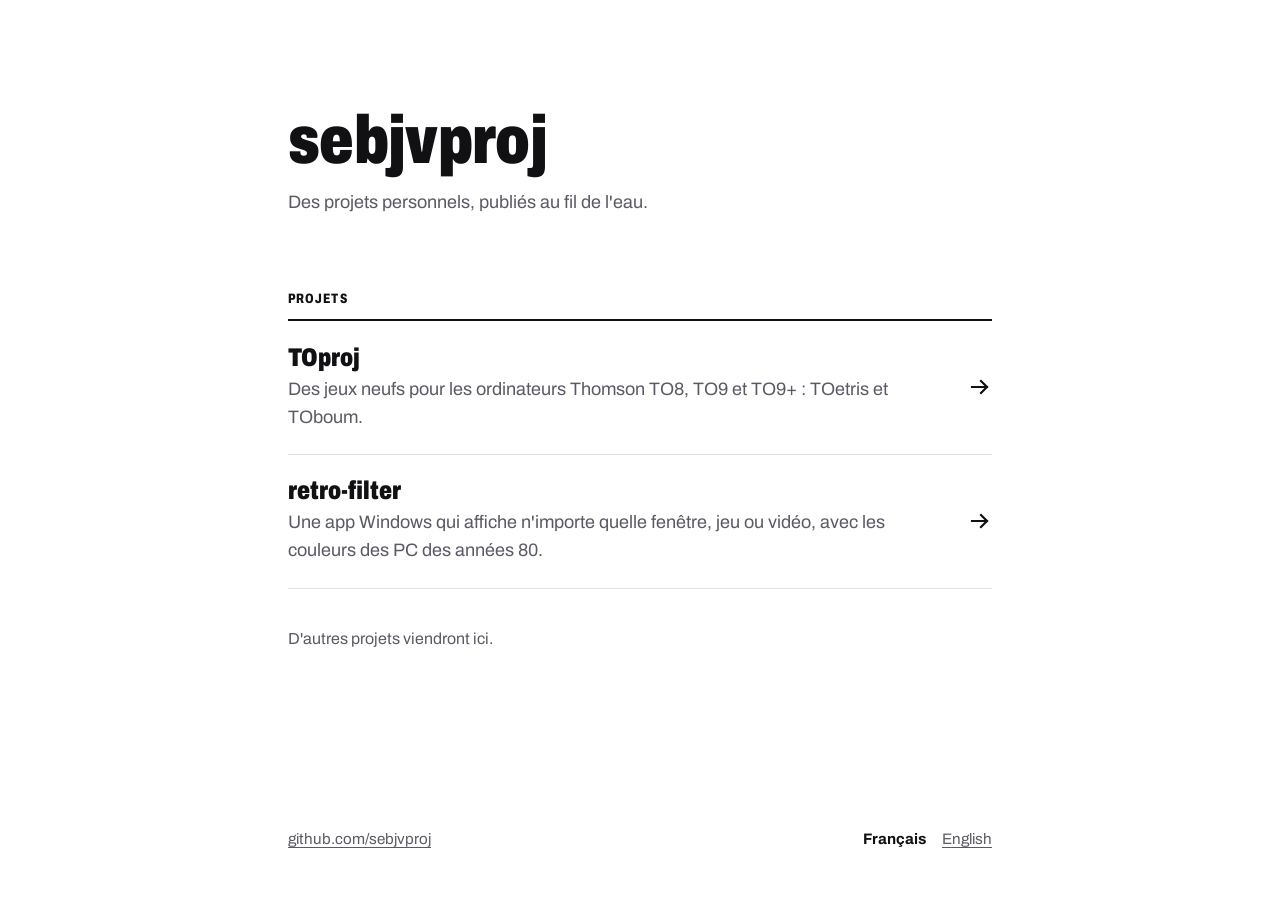
<file: index.html>
<!doctype html>
<html lang="fr">
<head>
<meta charset="utf-8">
<meta name="viewport" content="width=device-width, initial-scale=1">
<title>sebjvproj, projets personnels</title>
<meta name="description" content="Les projets de sebjvproj : jeux pour ordinateurs Thomson, filtre rétro pour Windows et autres expériences.">
<meta name="theme-color" content="#ffffff" media="(prefers-color-scheme: light)">
<meta name="theme-color" content="#111114" media="(prefers-color-scheme: dark)">
<link rel="canonical" href="https://sebjvproj.github.io/">
<link rel="alternate" hreflang="fr" href="https://sebjvproj.github.io/">
<link rel="alternate" hreflang="en" href="https://sebjvproj.github.io/en/">
<link rel="preload" href="assets/archivo.woff2" as="font" type="font/woff2" crossorigin>
<link rel="icon" href="data:image/svg+xml,%3Csvg xmlns='http://www.w3.org/2000/svg' viewBox='0 0 16 16'%3E%3Crect width='16' height='16' rx='3' fill='%23111114'/%3E%3Crect x='4' y='4' width='3' height='8' fill='%23fff'/%3E%3Crect x='9' y='4' width='3' height='3' fill='%23fff'/%3E%3C/svg%3E">
<style>
  @font-face {
    font-family: "Archivo";
    src: url("assets/archivo.woff2") format("woff2");
    font-weight: 100 900;
    font-stretch: 62% 125%;
    font-display: swap;
  }
  :root {
    color-scheme: light dark;
    --fond: #ffffff;
    --encre: #111114;
    --doux: #5a5a66;
    --filet: #e2e2e8;
    --survol: #f4f4f7;
  }
  @media (prefers-color-scheme: dark) {
    :root {
      --fond: #111114;
      --encre: #f2f2f5;
      --doux: #a4a4b0;
      --filet: #2c2c33;
      --survol: #1b1b20;
    }
  }
  *, *::before, *::after { box-sizing: border-box; }
  body {
    margin: 0;
    background: var(--fond);
    color: var(--encre);
    font-family: "Archivo", system-ui, sans-serif;
    font-size: 1.125rem;
    line-height: 1.55;
  }
  ::selection { background: var(--encre); color: var(--fond); }
  :focus-visible { outline: 3px solid currentColor; outline-offset: 3px; }
  a { color: inherit; text-underline-offset: 0.18em; }
  .page {
    width: min(100% - 32px, 44rem);
    margin: 0 auto;
    padding: clamp(3rem, 12vh, 7rem) 0 3rem;
    min-height: 100vh;
    display: flex;
    flex-direction: column;
  }
  h1 {
    margin: 0;
    font-stretch: 75%;
    font-weight: 900;
    font-size: clamp(2.75rem, 9vw, 4.25rem);
    line-height: 0.95;
    letter-spacing: -0.01em;
  }
  .intro {
    margin: 1rem 0 0;
    color: var(--doux);
    max-width: 42ch;
  }
  h2 {
    margin: clamp(3rem, 8vh, 4.5rem) 0 0;
    padding-bottom: 0.6rem;
    border-bottom: 2px solid var(--encre);
    font-stretch: 75%;
    font-weight: 800;
    font-size: 0.85rem;
    text-transform: uppercase;
    letter-spacing: 0.08em;
  }
  .projets { list-style: none; margin: 0; padding: 0; }
  .projets li { border-bottom: 1px solid var(--filet); }
  .projet {
    display: grid;
    grid-template-columns: 1fr auto;
    align-items: center;
    gap: 0.25rem 1.5rem;
    padding: 1.4rem 0.75rem;
    margin: 0 -0.75rem;
    text-decoration: none;
    border-radius: 6px;
    transition: background-color 160ms ease-out;
  }
  .projet:hover { background: var(--survol); }
  .projet b {
    font-stretch: 75%;
    font-weight: 900;
    font-size: 1.6rem;
    line-height: 1.1;
  }
  .projet span { grid-column: 1; color: var(--doux); }
  .projet svg {
    grid-column: 2;
    grid-row: 1 / span 2;
    width: 1.5rem;
    height: 1.5rem;
    transition: transform 200ms cubic-bezier(0.16, 1, 0.3, 1);
  }
  .projet:hover svg { transform: translateX(4px); }
  .bientot { padding: 1.4rem 0; color: var(--doux); font-size: 1rem; }
  footer {
    margin-top: auto;
    padding-top: 4rem;
    font-size: 0.95rem;
    color: var(--doux);
    display: flex;
    flex-wrap: wrap;
    justify-content: space-between;
    gap: 0.5rem 2rem;
  }
  .langues { display: flex; gap: 1rem; }
  .langues [aria-current] { color: var(--encre); font-weight: 700; text-decoration: none; }
</style>
</head>
<body>
<div class="page">
  <header>
    <h1>sebjvproj</h1>
    <p class="intro">Des projets personnels, publiés au fil de l'eau.</p>
  </header>

  <main>
    <h2 id="titre-projets">Projets</h2>
    <ul class="projets" aria-labelledby="titre-projets">
      <li>
        <a class="projet" href="/toproj/">
          <b>TOproj</b>
          <span>Des jeux neufs pour les ordinateurs Thomson TO8, TO9 et TO9+ : TOetris et TOboum.</span>
          <svg viewBox="0 0 24 24" aria-hidden="true"><path fill="none" stroke="currentColor" stroke-width="2.2" stroke-linecap="square" d="M4 12h15M13 6l6 6-6 6"/></svg>
        </a>
      </li>
      <li>
        <a class="projet" href="/retro-filter/">
          <b>retro-filter</b>
          <span>Une app Windows qui affiche n'importe quelle fenêtre, jeu ou vidéo, avec les couleurs des PC des années 80.</span>
          <svg viewBox="0 0 24 24" aria-hidden="true"><path fill="none" stroke="currentColor" stroke-width="2.2" stroke-linecap="square" d="M4 12h15M13 6l6 6-6 6"/></svg>
        </a>
      </li>
    </ul>
    <p class="bientot">D'autres projets viendront ici.</p>
  </main>

  <footer>
    <a href="https://github.com/sebjvproj">github.com/sebjvproj</a>
    <nav class="langues" aria-label="Langue">
      <a href="/" aria-current="page">Français</a>
      <a href="/en/" lang="en" hreflang="en">English</a>
    </nav>
  </footer>
</div>
</body>
</html>
</file>
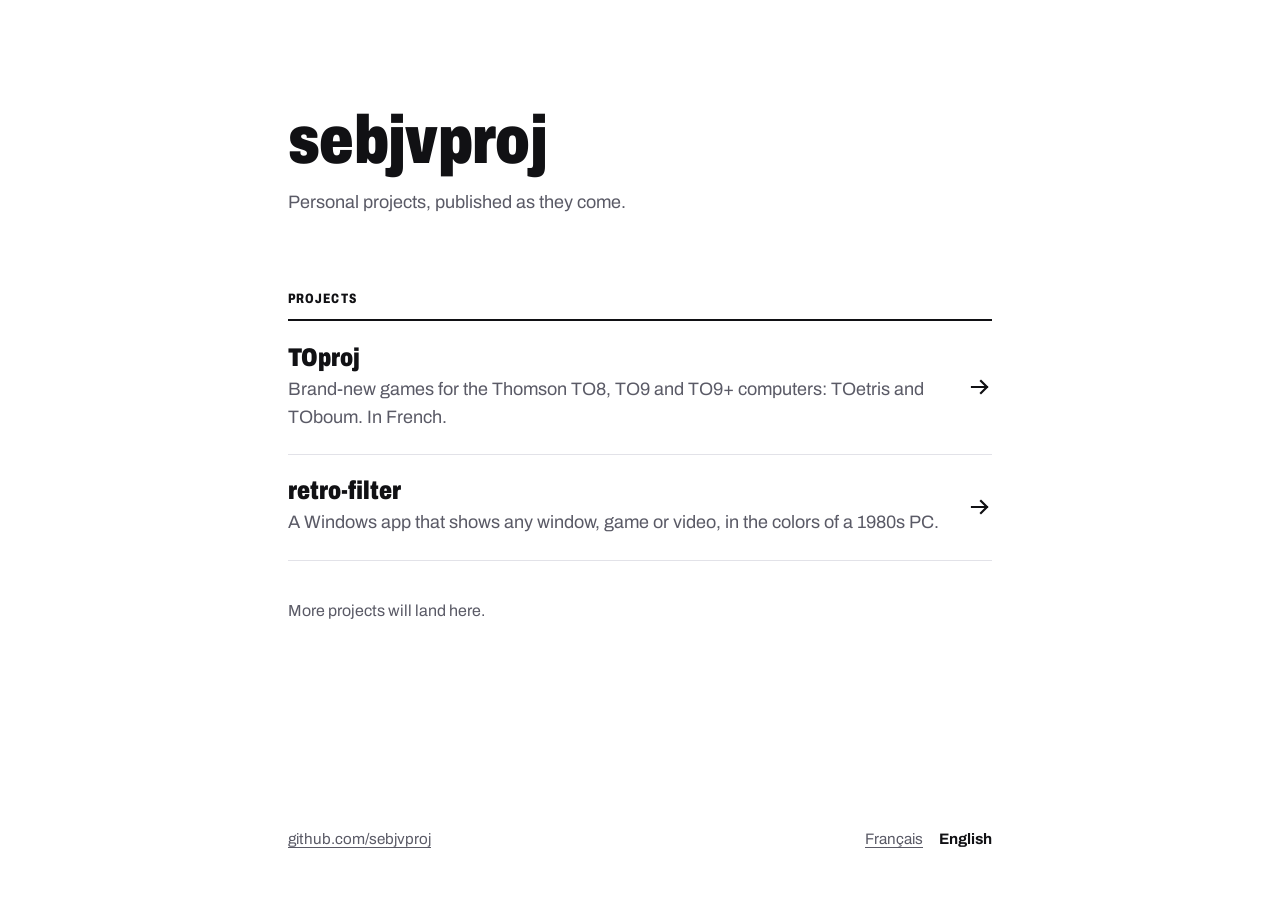
<file: en/index.html>
<!doctype html>
<html lang="en">
<head>
<meta charset="utf-8">
<meta name="viewport" content="width=device-width, initial-scale=1">
<title>sebjvproj, personal projects</title>
<meta name="description" content="Projects by sebjvproj: games for Thomson computers, a retro filter for Windows and other experiments.">
<meta name="theme-color" content="#ffffff" media="(prefers-color-scheme: light)">
<meta name="theme-color" content="#111114" media="(prefers-color-scheme: dark)">
<link rel="canonical" href="https://sebjvproj.github.io/en/">
<link rel="alternate" hreflang="fr" href="https://sebjvproj.github.io/">
<link rel="alternate" hreflang="en" href="https://sebjvproj.github.io/en/">
<link rel="preload" href="../assets/archivo.woff2" as="font" type="font/woff2" crossorigin>
<link rel="icon" href="data:image/svg+xml,%3Csvg xmlns='http://www.w3.org/2000/svg' viewBox='0 0 16 16'%3E%3Crect width='16' height='16' rx='3' fill='%23111114'/%3E%3Crect x='4' y='4' width='3' height='8' fill='%23fff'/%3E%3Crect x='9' y='4' width='3' height='3' fill='%23fff'/%3E%3C/svg%3E">
<style>
  @font-face {
    font-family: "Archivo";
    src: url("../assets/archivo.woff2") format("woff2");
    font-weight: 100 900;
    font-stretch: 62% 125%;
    font-display: swap;
  }
  :root {
    color-scheme: light dark;
    --fond: #ffffff;
    --encre: #111114;
    --doux: #5a5a66;
    --filet: #e2e2e8;
    --survol: #f4f4f7;
  }
  @media (prefers-color-scheme: dark) {
    :root {
      --fond: #111114;
      --encre: #f2f2f5;
      --doux: #a4a4b0;
      --filet: #2c2c33;
      --survol: #1b1b20;
    }
  }
  *, *::before, *::after { box-sizing: border-box; }
  body {
    margin: 0;
    background: var(--fond);
    color: var(--encre);
    font-family: "Archivo", system-ui, sans-serif;
    font-size: 1.125rem;
    line-height: 1.55;
  }
  ::selection { background: var(--encre); color: var(--fond); }
  :focus-visible { outline: 3px solid currentColor; outline-offset: 3px; }
  a { color: inherit; text-underline-offset: 0.18em; }
  .page {
    width: min(100% - 32px, 44rem);
    margin: 0 auto;
    padding: clamp(3rem, 12vh, 7rem) 0 3rem;
    min-height: 100vh;
    display: flex;
    flex-direction: column;
  }
  h1 {
    margin: 0;
    font-stretch: 75%;
    font-weight: 900;
    font-size: clamp(2.75rem, 9vw, 4.25rem);
    line-height: 0.95;
    letter-spacing: -0.01em;
  }
  .intro {
    margin: 1rem 0 0;
    color: var(--doux);
    max-width: 42ch;
  }
  h2 {
    margin: clamp(3rem, 8vh, 4.5rem) 0 0;
    padding-bottom: 0.6rem;
    border-bottom: 2px solid var(--encre);
    font-stretch: 75%;
    font-weight: 800;
    font-size: 0.85rem;
    text-transform: uppercase;
    letter-spacing: 0.08em;
  }
  .projets { list-style: none; margin: 0; padding: 0; }
  .projets li { border-bottom: 1px solid var(--filet); }
  .projet {
    display: grid;
    grid-template-columns: 1fr auto;
    align-items: center;
    gap: 0.25rem 1.5rem;
    padding: 1.4rem 0.75rem;
    margin: 0 -0.75rem;
    text-decoration: none;
    border-radius: 6px;
    transition: background-color 160ms ease-out;
  }
  .projet:hover { background: var(--survol); }
  .projet b {
    font-stretch: 75%;
    font-weight: 900;
    font-size: 1.6rem;
    line-height: 1.1;
  }
  .projet span { grid-column: 1; color: var(--doux); }
  .projet svg {
    grid-column: 2;
    grid-row: 1 / span 2;
    width: 1.5rem;
    height: 1.5rem;
    transition: transform 200ms cubic-bezier(0.16, 1, 0.3, 1);
  }
  .projet:hover svg { transform: translateX(4px); }
  .bientot { padding: 1.4rem 0; color: var(--doux); font-size: 1rem; }
  footer {
    margin-top: auto;
    padding-top: 4rem;
    font-size: 0.95rem;
    color: var(--doux);
    display: flex;
    flex-wrap: wrap;
    justify-content: space-between;
    gap: 0.5rem 2rem;
  }
  .langues { display: flex; gap: 1rem; }
  .langues [aria-current] { color: var(--encre); font-weight: 700; text-decoration: none; }
</style>
</head>
<body>
<div class="page">
  <header>
    <h1>sebjvproj</h1>
    <p class="intro">Personal projects, published as they come.</p>
  </header>

  <main>
    <h2 id="titre-projets">Projects</h2>
    <ul class="projets" aria-labelledby="titre-projets">
      <li>
        <a class="projet" href="/toproj/">
          <b>TOproj</b>
          <span>Brand-new games for the Thomson TO8, TO9 and TO9+ computers: TOetris and TOboum. In French.</span>
          <svg viewBox="0 0 24 24" aria-hidden="true"><path fill="none" stroke="currentColor" stroke-width="2.2" stroke-linecap="square" d="M4 12h15M13 6l6 6-6 6"/></svg>
        </a>
      </li>
      <li>
        <a class="projet" href="/retro-filter/en/">
          <b>retro-filter</b>
          <span>A Windows app that shows any window, game or video, in the colors of a 1980s PC.</span>
          <svg viewBox="0 0 24 24" aria-hidden="true"><path fill="none" stroke="currentColor" stroke-width="2.2" stroke-linecap="square" d="M4 12h15M13 6l6 6-6 6"/></svg>
        </a>
      </li>
    </ul>
    <p class="bientot">More projects will land here.</p>
  </main>

  <footer>
    <a href="https://github.com/sebjvproj">github.com/sebjvproj</a>
    <nav class="langues" aria-label="Language">
      <a href="/" lang="fr" hreflang="fr">Français</a>
      <a href="/en/" aria-current="page">English</a>
    </nav>
  </footer>
</div>
</body>
</html>
</file>
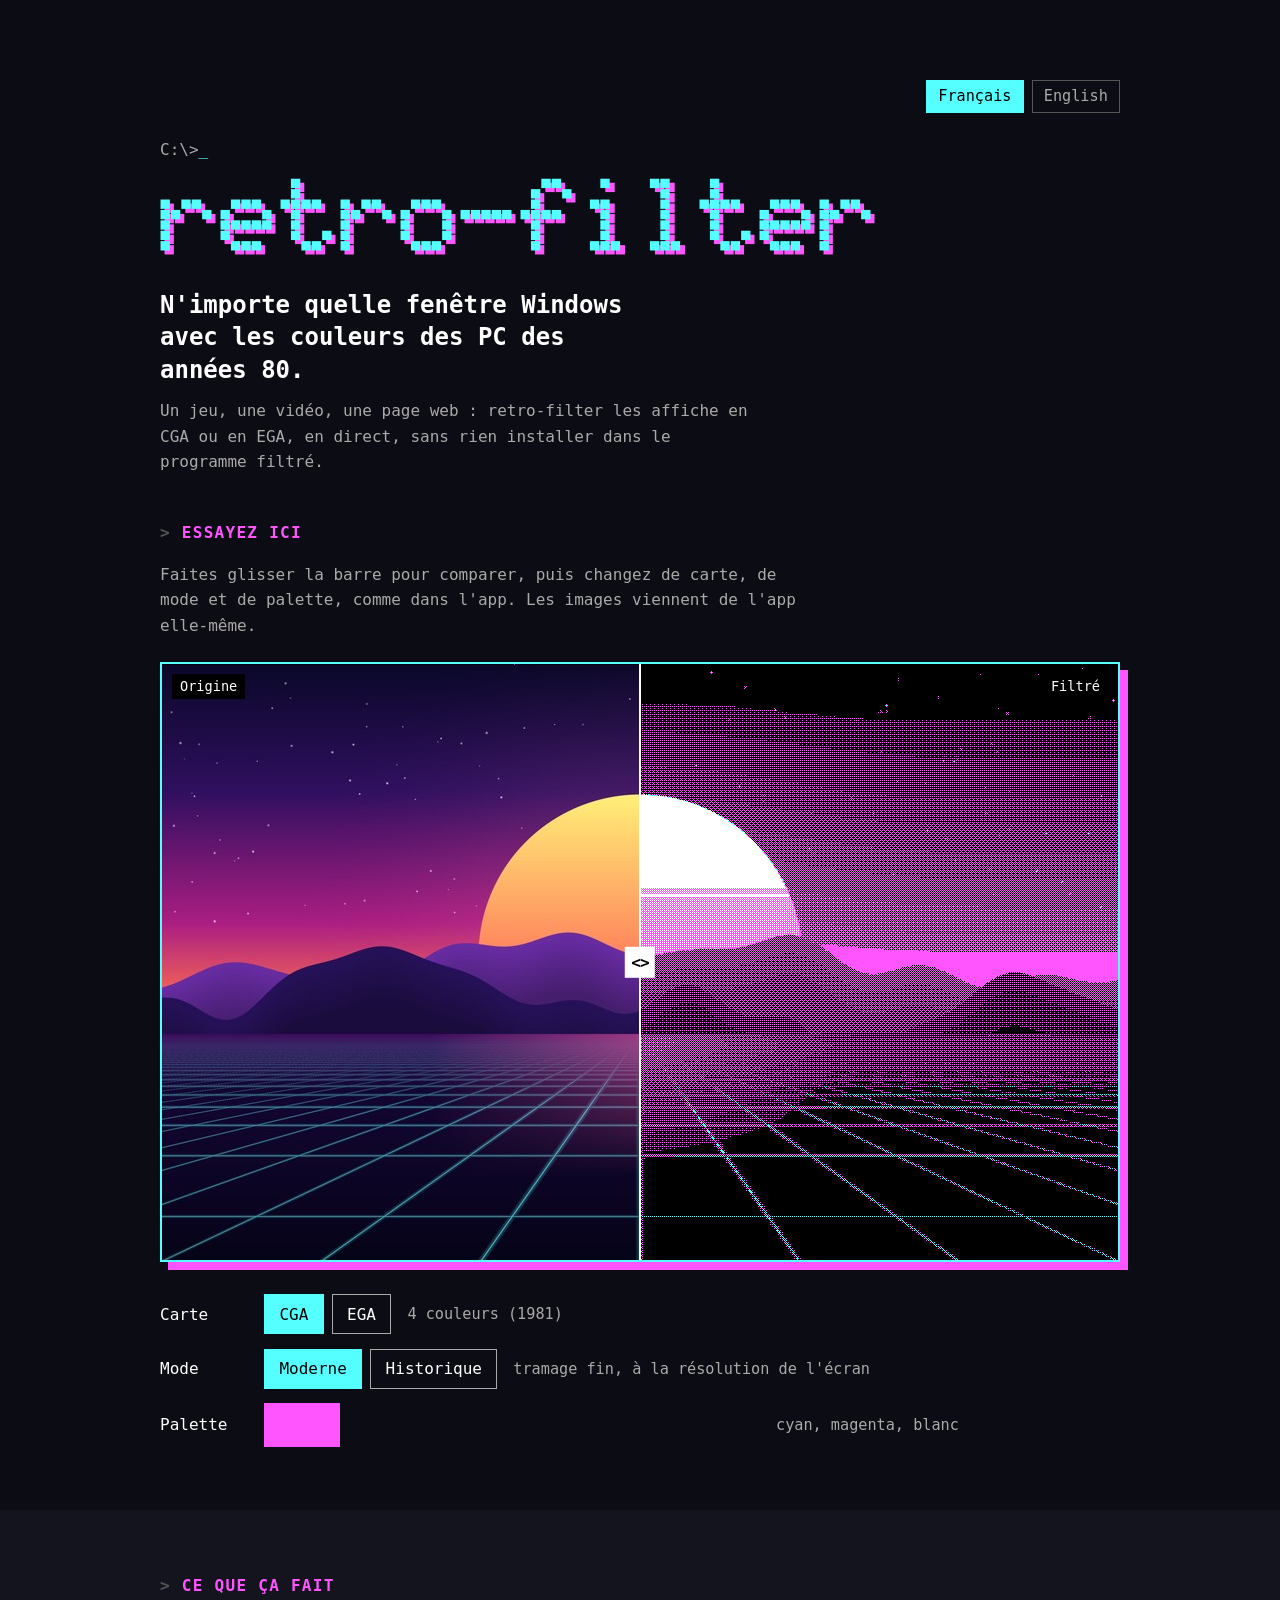
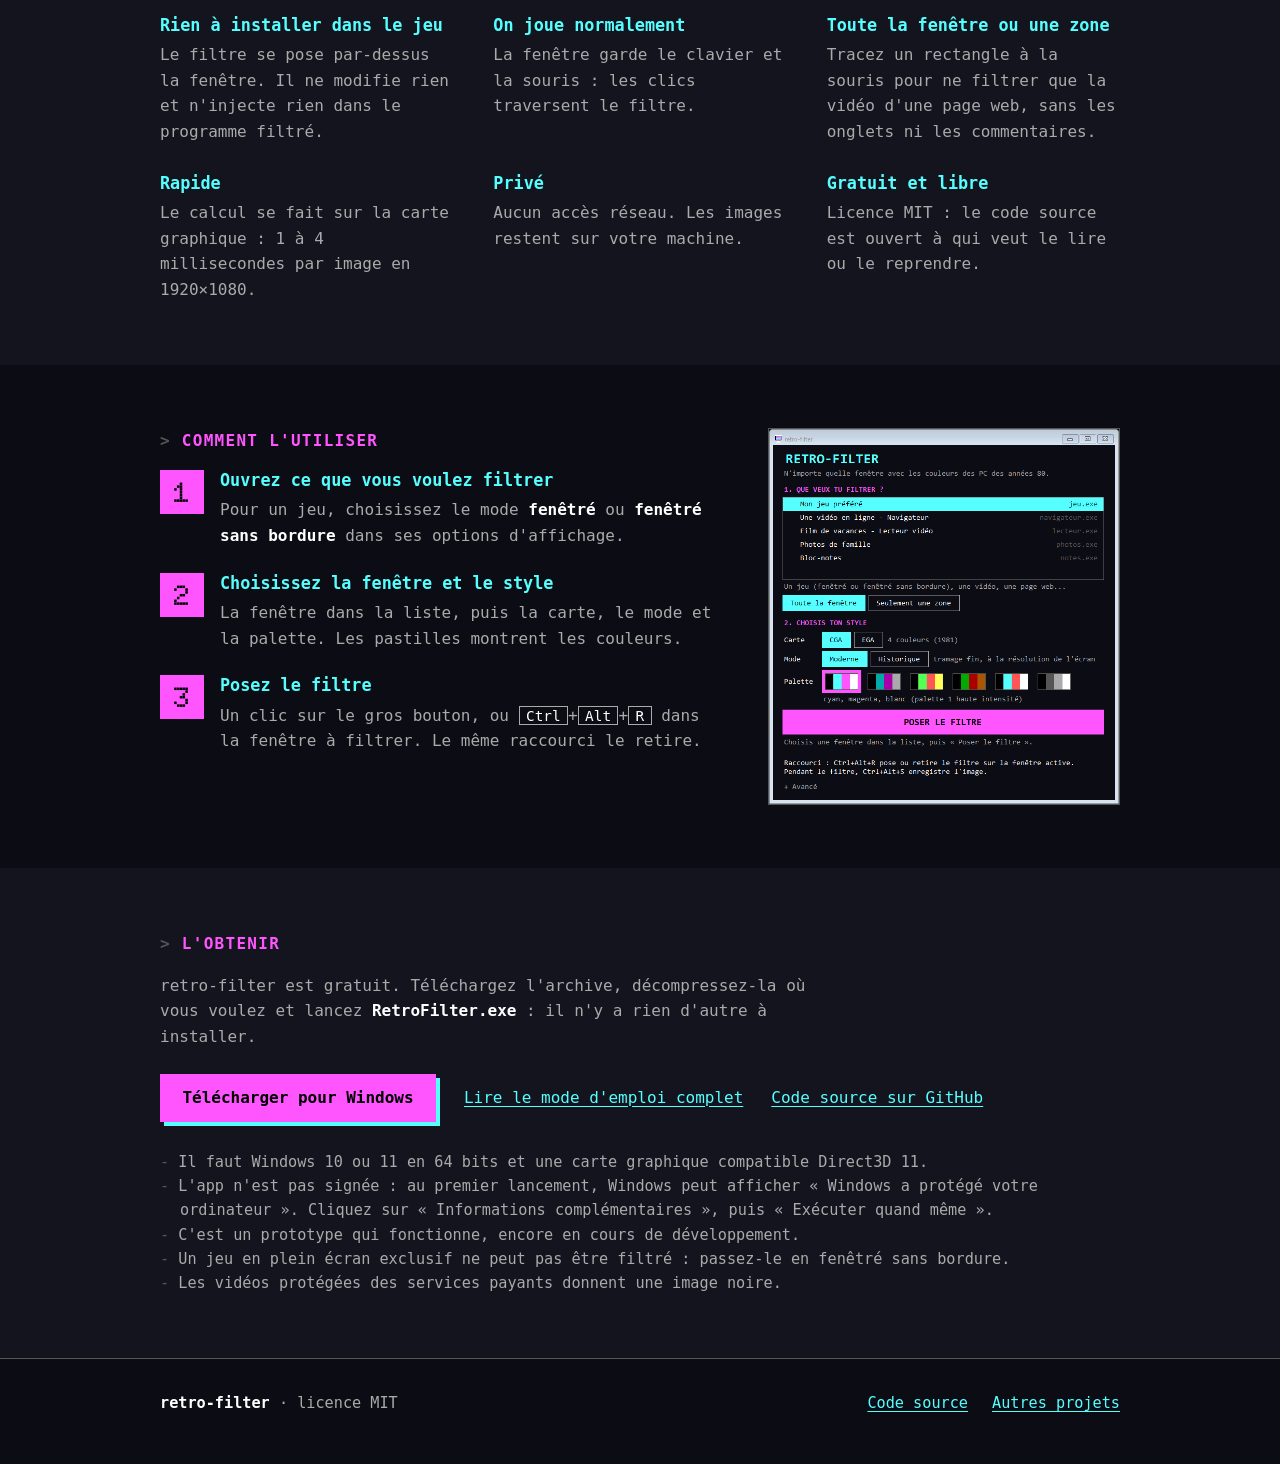
<file: retro-filter/index.html>
<!doctype html>
<html lang="fr">
<head>
<meta charset="utf-8">
<meta name="viewport" content="width=device-width, initial-scale=1">
<title>retro-filter, vos fenêtres aux couleurs des PC des années 80</title>
<meta name="description" content="retro-filter affiche n'importe quelle fenêtre Windows (jeu, vidéo, page web) en CGA 4 couleurs ou en EGA 16 couleurs, en direct. Gratuit et libre.">
<meta name="theme-color" content="#0c0c14">
<meta property="og:title" content="retro-filter, vos fenêtres aux couleurs des PC des années 80">
<meta property="og:description" content="Un jeu, une vidéo, une page web : affichez-les en CGA ou en EGA, en direct. Gratuit et libre.">
<meta property="og:image" content="https://sebjvproj.github.io/retro-filter/img/banniere.png">
<meta property="og:type" content="website">
<link rel="canonical" href="https://sebjvproj.github.io/retro-filter/">
<link rel="alternate" hreflang="fr" href="https://sebjvproj.github.io/retro-filter/">
<link rel="alternate" hreflang="en" href="https://sebjvproj.github.io/retro-filter/en/">
<link rel="preload" href="fonts/doto.woff2" as="font" type="font/woff2" crossorigin>
<link rel="icon" href="data:image/svg+xml,%3Csvg xmlns='http://www.w3.org/2000/svg' viewBox='0 0 16 16' shape-rendering='crispEdges'%3E%3Crect width='16' height='16' fill='%230c0c14'/%3E%3Crect x='1' y='1' width='14' height='11' fill='%23fff'/%3E%3Crect x='2' y='2' width='12' height='9' fill='%23000'/%3E%3Crect x='3' y='3' width='10' height='4' fill='%2355ffff'/%3E%3Crect x='3' y='7' width='10' height='3' fill='%23ff55ff'/%3E%3Crect x='6' y='12' width='4' height='1' fill='%23fff'/%3E%3Crect x='3' y='13' width='10' height='2' fill='%23fff'/%3E%3C/svg%3E">
<link rel="stylesheet" href="style.css">
</head>
<body>
<a class="evitement" href="#utiliser">Aller directement au mode d'emploi</a>

<header class="tete">
  <div class="cadre">
    <nav class="langues" aria-label="Langue">
      <a href="./" aria-current="page">Français</a>
      <a href="en/" lang="en" hreflang="en">English</a>
    </nav>
    <p class="invite" aria-hidden="true">C:\&gt;</p>
    <h1>retro-filter</h1>
    <p class="accroche">N'importe quelle fenêtre Windows avec les couleurs des PC des années 80.</p>
    <p class="sous-accroche">Un jeu, une vidéo, une page web : retro-filter les affiche en CGA ou en EGA, en direct, sans rien installer dans le programme filtré.</p>
  </div>
</header>

<main>
  <section class="demo" aria-labelledby="titre-demo">
    <div class="cadre">
      <h2 id="titre-demo">Essayez ici</h2>
      <p class="chapeau">Faites glisser la barre pour comparer, puis changez de carte, de mode et de palette, comme dans l'app. Les images viennent de l'app elle-même.</p>

      <div class="ecran" id="ecran">
        <div class="couche filtre" id="couche-filtre" role="img" aria-label="La scène filtrée par retro-filter"></div>
        <div class="couche origine" role="img" aria-label="La scène d'origine : un coucher de soleil sur une grille"></div>
        <span class="etiquette gauche" aria-hidden="true">Origine</span>
        <span class="etiquette droite" aria-hidden="true">Filtré</span>
        <span class="poignee" aria-hidden="true"></span>
        <input class="glissiere" id="glissiere" type="range" min="0" max="100" value="50" aria-label="Part de l'image d'origine affichée, en pourcentage">
      </div>

      <div class="reglages">
        <div class="reglage">
          <span class="nom" id="nom-carte">Carte</span>
          <div class="choix" id="choix-carte" role="group" aria-labelledby="nom-carte"></div>
          <span class="detail" id="detail-carte"></span>
        </div>
        <div class="reglage">
          <span class="nom" id="nom-mode">Mode</span>
          <div class="choix" id="choix-mode" role="group" aria-labelledby="nom-mode"></div>
          <span class="detail" id="detail-mode"></span>
        </div>
        <div class="reglage">
          <span class="nom" id="nom-palette">Palette</span>
          <div class="choix" id="choix-palette" role="group" aria-labelledby="nom-palette"></div>
          <span class="detail" id="detail-palette"></span>
        </div>
      </div>
    </div>
  </section>

  <section class="atouts" aria-labelledby="titre-atouts">
    <div class="cadre">
      <h2 id="titre-atouts">Ce que ça fait</h2>
      <ul class="grille">
        <li>
          <h3>Rien à installer dans le jeu</h3>
          <p>Le filtre se pose par-dessus la fenêtre. Il ne modifie rien et n'injecte rien dans le programme filtré.</p>
        </li>
        <li>
          <h3>On joue normalement</h3>
          <p>La fenêtre garde le clavier et la souris : les clics traversent le filtre.</p>
        </li>
        <li>
          <h3>Toute la fenêtre ou une zone</h3>
          <p>Tracez un rectangle à la souris pour ne filtrer que la vidéo d'une page web, sans les onglets ni les commentaires.</p>
        </li>
        <li>
          <h3>Rapide</h3>
          <p>Le calcul se fait sur la carte graphique : 1 à 4 millisecondes par image en 1920×1080.</p>
        </li>
        <li>
          <h3>Privé</h3>
          <p>Aucun accès réseau. Les images restent sur votre machine.</p>
        </li>
        <li>
          <h3>Gratuit et libre</h3>
          <p>Licence MIT : le code source est ouvert à qui veut le lire ou le reprendre.</p>
        </li>
      </ul>
    </div>
  </section>

  <section class="utiliser" id="utiliser" aria-labelledby="titre-utiliser">
    <div class="cadre deux-colonnes">
      <div>
        <h2 id="titre-utiliser">Comment l'utiliser</h2>
        <ol class="etapes">
          <li>
            <h3>Ouvrez ce que vous voulez filtrer</h3>
            <p>Pour un jeu, choisissez le mode <b>fenêtré</b> ou <b>fenêtré sans bordure</b> dans ses options d'affichage.</p>
          </li>
          <li>
            <h3>Choisissez la fenêtre et le style</h3>
            <p>La fenêtre dans la liste, puis la carte, le mode et la palette. Les pastilles montrent les couleurs.</p>
          </li>
          <li>
            <h3>Posez le filtre</h3>
            <p>Un clic sur le gros bouton, ou <kbd>Ctrl</kbd>+<kbd>Alt</kbd>+<kbd>R</kbd> dans la fenêtre à filtrer. Le même raccourci le retire.</p>
          </li>
        </ol>
      </div>
      <img class="capture" src="img/fenetre.png" width="675" height="723" loading="lazy" alt="La fenêtre de retro-filter : la liste des fenêtres ouvertes, les boutons de carte, de mode et de palette, et le bouton Poser le filtre">
    </div>
  </section>

  <section class="obtenir" aria-labelledby="titre-obtenir">
    <div class="cadre">
      <h2 id="titre-obtenir">L'obtenir</h2>
      <p class="chapeau">retro-filter est gratuit. Téléchargez l'archive, décompressez-la où vous voulez et lancez <b>RetroFilter.exe</b> : il n'y a rien d'autre à installer.</p>
      <p class="liens">
        <a class="bouton" href="https://github.com/sebjvproj/retro-filter/releases/latest/download/retro-filter-windows-x64.zip" download>Télécharger pour Windows</a>
        <a href="https://github.com/sebjvproj/retro-filter/blob/main/README.fr.md">Lire le mode d'emploi complet</a>
        <a href="https://github.com/sebjvproj/retro-filter">Code source sur GitHub</a>
      </p>
      <ul class="limites">
        <li>Il faut Windows 10 ou 11 en 64 bits et une carte graphique compatible Direct3D 11.</li>
        <li>L'app n'est pas signée : au premier lancement, Windows peut afficher « Windows a protégé votre ordinateur ». Cliquez sur « Informations complémentaires », puis « Exécuter quand même ».</li>
        <li>C'est un prototype qui fonctionne, encore en cours de développement.</li>
        <li>Un jeu en plein écran exclusif ne peut pas être filtré : passez-le en fenêtré sans bordure.</li>
        <li>Les vidéos protégées des services payants donnent une image noire.</li>
      </ul>
    </div>
  </section>
</main>

<footer class="pied">
  <div class="cadre">
    <span><b>retro-filter</b> · licence MIT</span>
    <nav aria-label="Liens">
      <a href="https://github.com/sebjvproj/retro-filter">Code source</a>
      <a href="/">Autres projets</a>
    </nav>
  </div>
</footer>

<script src="script.js"></script>
</body>
</html>
</file>
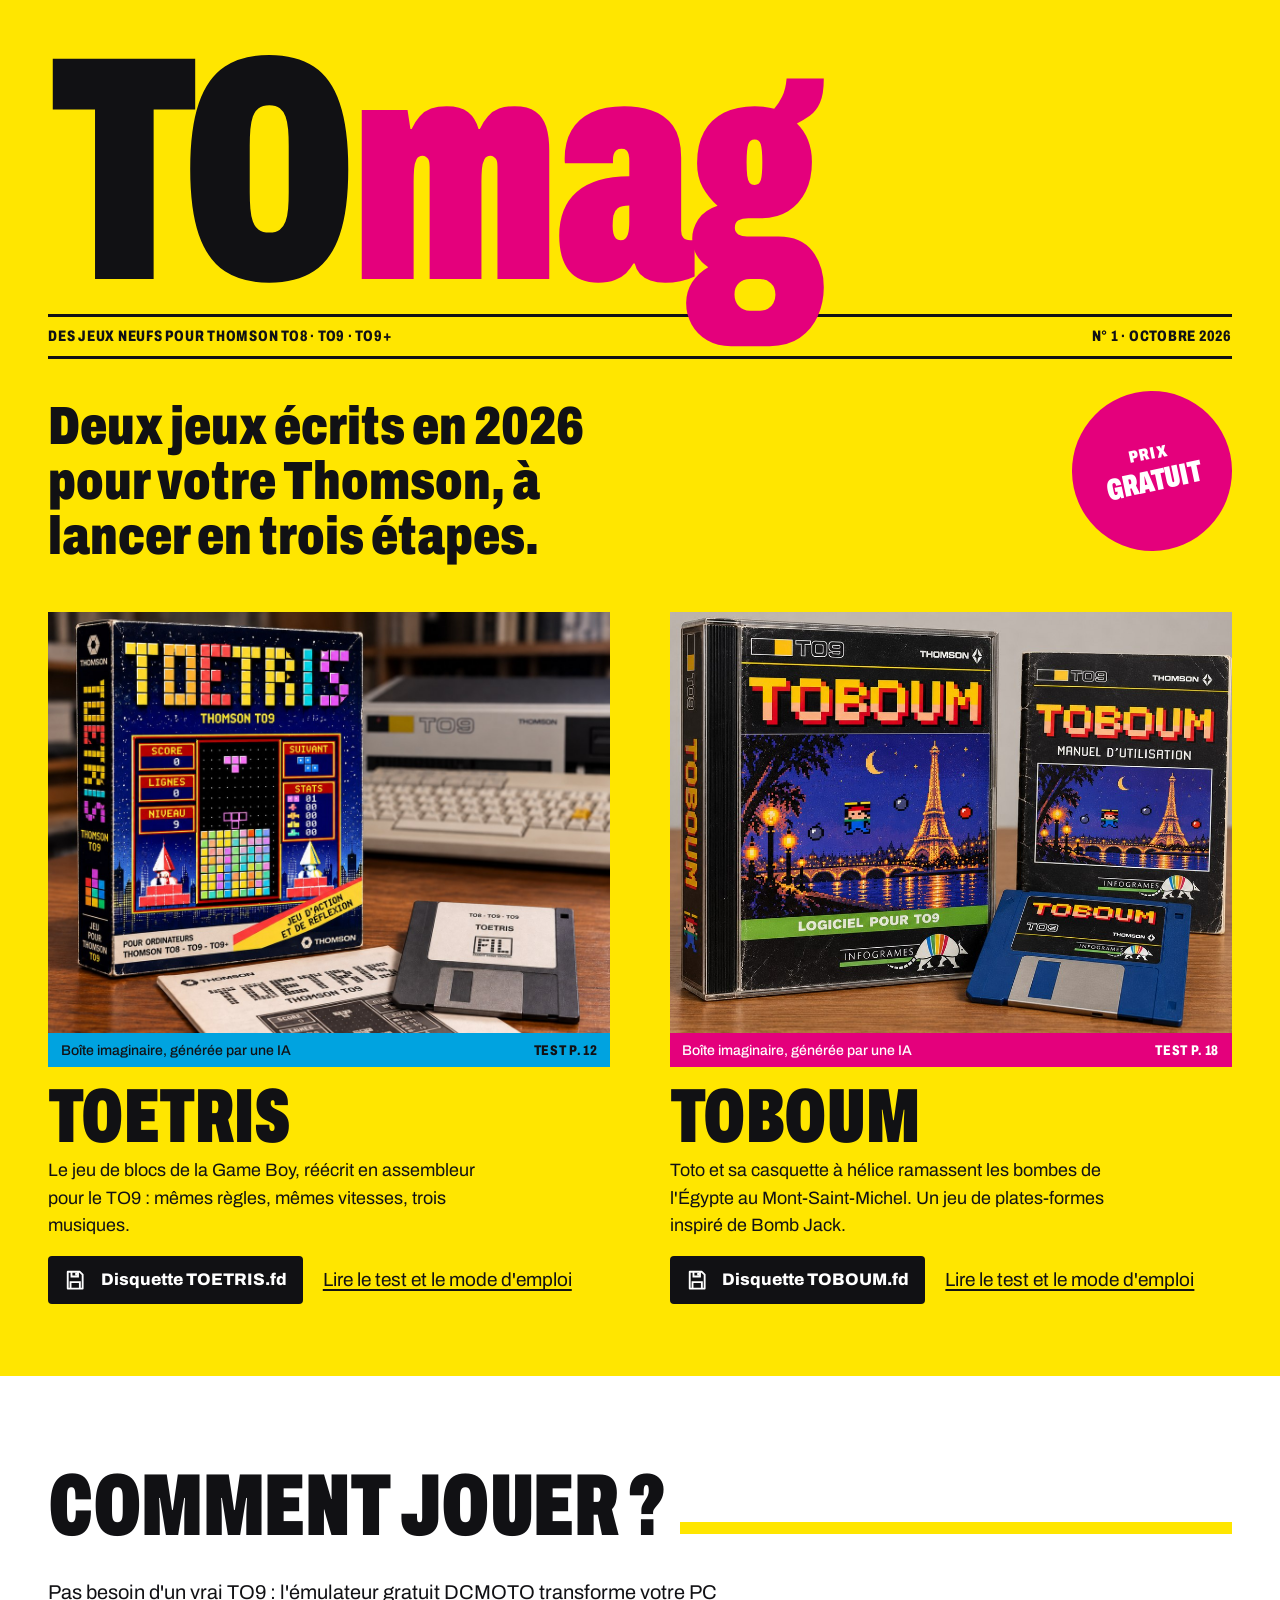
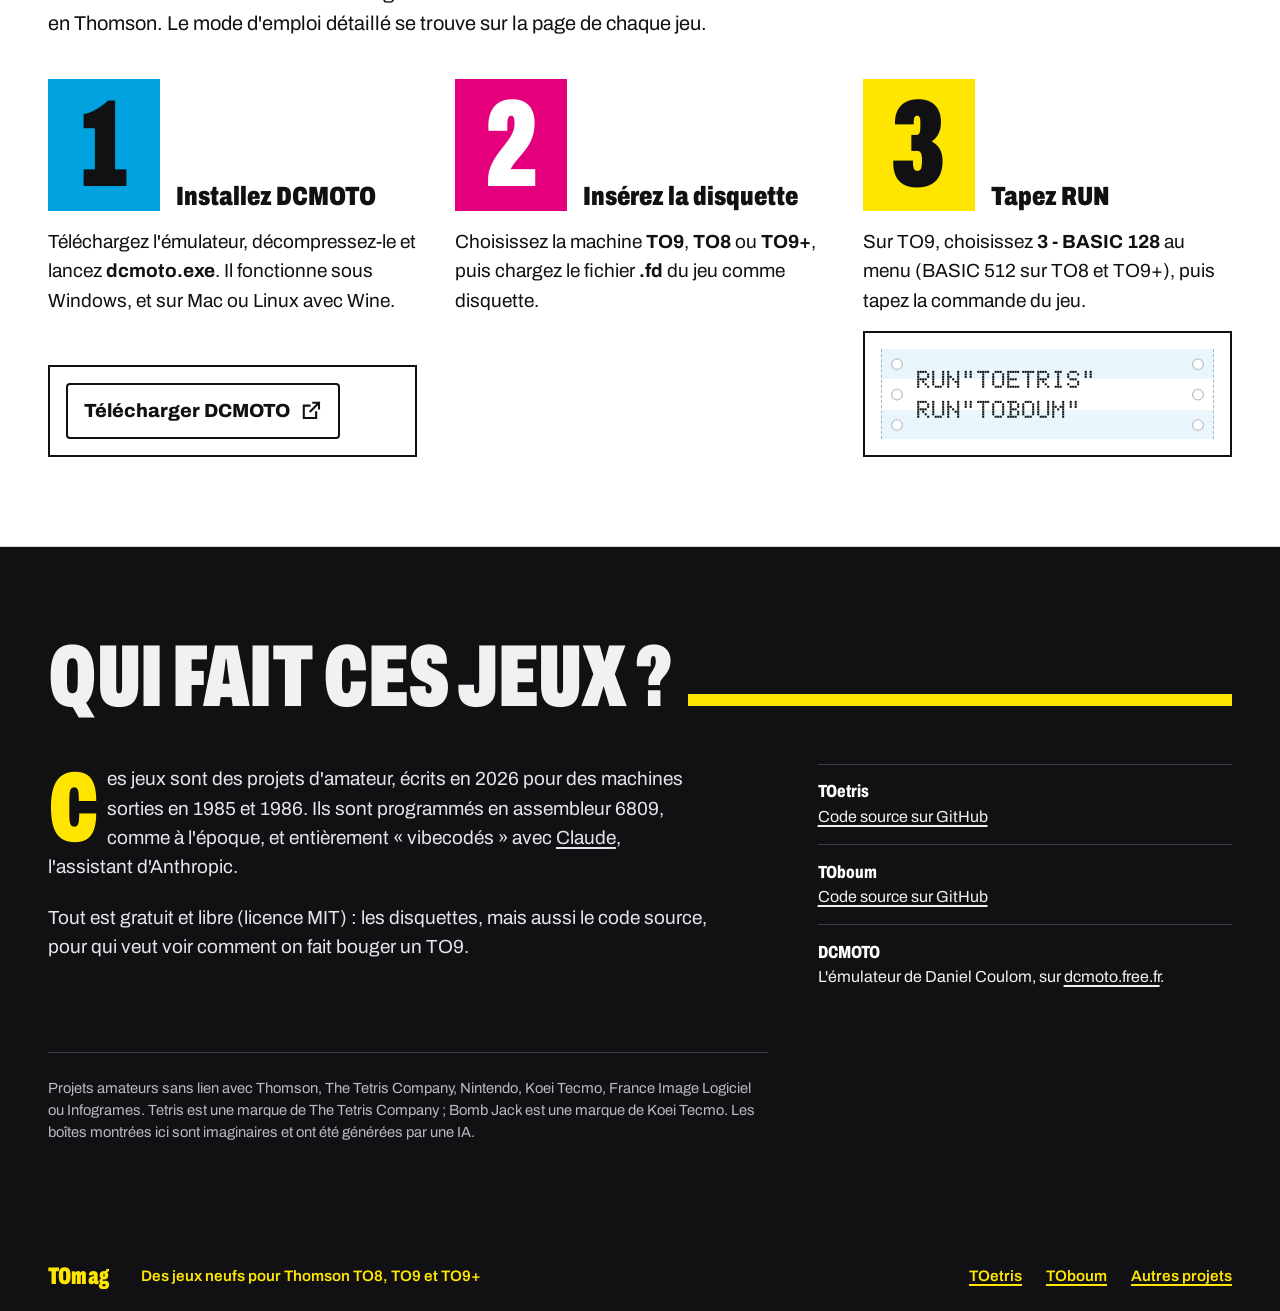
<file: toproj/index.html>
<!doctype html>
<html lang="fr">
<head>
<meta charset="utf-8">
<meta name="viewport" content="width=device-width, initial-scale=1">
<title>TOmag, des jeux neufs pour Thomson TO8, TO9 et TO9+</title>
<meta name="description" content="Deux jeux neufs et gratuits pour les ordinateurs Thomson TO8, TO9 et TO9+ : TOetris et TOboum. Téléchargez la disquette et jouez dans l'émulateur DCMOTO.">
<meta name="theme-color" content="#ffe600">
<meta property="og:title" content="TOmag, des jeux neufs pour Thomson TO8, TO9 et TO9+">
<meta property="og:description" content="TOetris et TOboum : deux jeux gratuits pour votre Thomson, à lancer dans DCMOTO en trois étapes.">
<meta property="og:image" content="https://sebjvproj.github.io/toproj/img/toboum-boite.jpg">
<meta property="og:type" content="website">
<link rel="preload" href="fonts/archivo.woff2" as="font" type="font/woff2" crossorigin>
<link rel="icon" href="data:image/svg+xml,%3Csvg xmlns='http://www.w3.org/2000/svg' viewBox='0 0 16 16'%3E%3Crect width='16' height='16' fill='%23ffe600'/%3E%3Cpath d='M3 4h10v2H9v7H7V6H3z' fill='%23111114'/%3E%3C/svg%3E">
<link rel="stylesheet" href="style.css">
</head>
<body data-rubrique="accueil">
<a class="lien-evitement" href="#comment">Aller directement au mode d'emploi</a>

<svg width="0" height="0" style="position:absolute" aria-hidden="true">
  <symbol id="i-disquette" viewBox="0 0 24 24"><path fill="none" stroke="currentColor" stroke-width="2" stroke-linejoin="round" d="M4 3h13l3 3v15H4z"/><path fill="none" stroke="currentColor" stroke-width="2" d="M8 3v5h7V3M7 21v-7h10v7"/><path fill="currentColor" d="M12 4h2v3h-2z"/></symbol>
  <symbol id="i-droite" viewBox="0 0 24 24"><path fill="none" stroke="currentColor" stroke-width="2.4" stroke-linecap="square" d="M4 12h15M13 6l6 6-6 6"/></symbol>
  <symbol id="i-sortie" viewBox="0 0 24 24"><path fill="none" stroke="currentColor" stroke-width="2.2" stroke-linecap="square" d="M14 4h6v6M20 4l-9 9M17 14v6H4V7h6"/></symbol>
</svg>

<main>
  <section class="couverture" aria-labelledby="titre-revue">
    <div class="cadre">
      <h1 class="logo-revue" id="titre-revue">TO<span class="mag">mag</span></h1>
      <div class="sous-logo">
        <span>Des jeux neufs pour Thomson TO8 · TO9 · TO9+</span>
        <span>N° 1 · Octobre 2026</span>
      </div>

      <p class="gratuit" aria-hidden="true"><span>Prix</span><b>Gratuit</b></p>
      <p class="une">Deux jeux écrits en 2026 pour votre Thomson, à lancer en trois étapes.</p>

      <div class="sujets">
        <article class="sujet" aria-labelledby="sujet-toetris">
          <a class="image" href="/toproj/toetris/" tabindex="-1" aria-hidden="true">
            <img src="img/toetris-boite.jpg" width="1200" height="900" alt="">
          </a>
          <p class="sujet-bande"><span>Boîte imaginaire, générée par une IA</span><span>Test p. 12</span></p>
          <h2 id="sujet-toetris"><a href="/toproj/toetris/">TOetris</a></h2>
          <p>Le jeu de blocs de la Game Boy, réécrit en assembleur pour le TO9 : mêmes règles, mêmes vitesses, trois musiques.</p>
          <div class="liens">
            <a class="bouton" href="https://github.com/sebjvproj/toetris/releases/latest/download/TOETRIS.fd" download>
              <svg aria-hidden="true"><use href="#i-disquette"/></svg>
              <span>Disquette TOETRIS.fd</span>
            </a>
            <a href="/toproj/toetris/">Lire le test et le mode d'emploi</a>
          </div>
        </article>

        <article class="sujet" aria-labelledby="sujet-toboum">
          <a class="image" href="/toproj/toboum/" tabindex="-1" aria-hidden="true">
            <img src="img/toboum-boite.jpg" width="1200" height="800" alt="">
          </a>
          <p class="sujet-bande"><span>Boîte imaginaire, générée par une IA</span><span>Test p. 18</span></p>
          <h2 id="sujet-toboum"><a href="/toproj/toboum/">TOboum</a></h2>
          <p>Toto et sa casquette à hélice ramassent les bombes de l'Égypte au Mont-Saint-Michel. Un jeu de plates-formes inspiré de Bomb Jack.</p>
          <div class="liens">
            <a class="bouton" href="https://github.com/sebjvproj/toboum-to9/releases/latest/download/TOBOUM.fd" download>
              <svg aria-hidden="true"><use href="#i-disquette"/></svg>
              <span>Disquette TOBOUM.fd</span>
            </a>
            <a href="/toproj/toboum/">Lire le test et le mode d'emploi</a>
          </div>
        </article>
      </div>
    </div>
  </section>

  <section class="rubrique" id="comment" aria-labelledby="titre-comment">
    <div class="cadre">
      <div class="titre-rubrique">
        <h2 id="titre-comment">Comment jouer ?</h2>
        <div class="regle" aria-hidden="true"></div>
      </div>
      <p class="intro-rubrique">Pas besoin d'un vrai TO9 : l'émulateur gratuit DCMOTO transforme votre PC en Thomson. Le mode d'emploi détaillé se trouve sur la page de chaque jeu.</p>

      <ol class="etapes">
        <li class="etape">
          <div class="etape-tete">
            <span class="numero" aria-hidden="true">1</span>
            <h3>Installez DCMOTO</h3>
          </div>
          <p>Téléchargez l'émulateur, décompressez-le et lancez <b>dcmoto.exe</b>. Il fonctionne sous Windows, et sur Mac ou Linux avec Wine.</p>
          <div class="appel">
            <a class="bouton-sec" href="http://dcmoto.free.fr/emulateur/index.html">Télécharger DCMOTO <svg aria-hidden="true"><use href="#i-sortie"/></svg></a>
          </div>
        </li>
        <li class="etape">
          <div class="etape-tete">
            <span class="numero" aria-hidden="true">2</span>
            <h3>Insérez la disquette</h3>
          </div>
          <p>Choisissez la machine <b>TO9</b>, <b>TO8</b> ou <b>TO9+</b>, puis chargez le fichier <b>.fd</b> du jeu comme disquette.</p>
        </li>
        <li class="etape">
          <div class="etape-tete">
            <span class="numero" aria-hidden="true">3</span>
            <h3>Tapez RUN</h3>
          </div>
          <p>Sur TO9, choisissez <b>3 - BASIC 128</b> au menu (BASIC 512 sur TO8 et TO9+), puis tapez la commande du jeu.</p>
          <div class="appel">
            <pre class="listing" aria-label="Commandes : RUN guillemet TOETRIS guillemet, ou RUN guillemet TOBOUM guillemet"><span class="ligne">RUN"TOETRIS"</span><span class="ligne">RUN"TOBOUM"</span></pre>
          </div>
        </li>
      </ol>
    </div>
  </section>

  <section class="rubrique coulisses" aria-labelledby="titre-qui">
    <div class="cadre">
      <div class="titre-rubrique">
        <h2 id="titre-qui">Qui fait ces jeux ?</h2>
        <div class="regle" aria-hidden="true"></div>
      </div>
      <div class="article">
        <div class="texte">
          <p>Ces jeux sont des projets d'amateur, écrits en 2026 pour des machines sorties en 1985 et 1986. Ils sont programmés en assembleur 6809, comme à l'époque, et entièrement « vibecodés » avec <a href="https://claude.ai">Claude</a>, l'assistant d'Anthropic.</p>
          <p>Tout est gratuit et libre (licence MIT) : les disquettes, mais aussi le code source, pour qui veut voir comment on fait bouger un TO9.</p>
        </div>
        <ul class="marge-droite puces-techniques">
          <li><b>TOetris</b><a href="https://github.com/sebjvproj/toetris">Code source sur GitHub</a></li>
          <li><b>TOboum</b><a href="https://github.com/sebjvproj/toboum-to9">Code source sur GitHub</a></li>
          <li><b>DCMOTO</b>L'émulateur de Daniel Coulom, sur <a href="http://dcmoto.free.fr/">dcmoto.free.fr</a>.</li>
        </ul>
      </div>
      <div class="mentions">
        <p>Projets amateurs sans lien avec Thomson, The Tetris Company, Nintendo, Koei Tecmo, France Image Logiciel ou Infogrames. Tetris est une marque de The Tetris Company ; Bomb Jack est une marque de Koei Tecmo. Les boîtes montrées ici sont imaginaires et ont été générées par une IA.</p>
      </div>
    </div>
  </section>
</main>

<footer class="pied">
  <div class="cadre">
    <span class="titre-revue"><b>TOmag</b></span>
    <span>Des jeux neufs pour Thomson TO8, TO9 et TO9+</span>
    <nav aria-label="Liens">
      <a href="/toproj/toetris/">TOetris</a>
      <a href="/toproj/toboum/">TOboum</a>
      <a href="/">Autres projets</a>
    </nav>
  </div>
</footer>
</body>
</html>
</file>
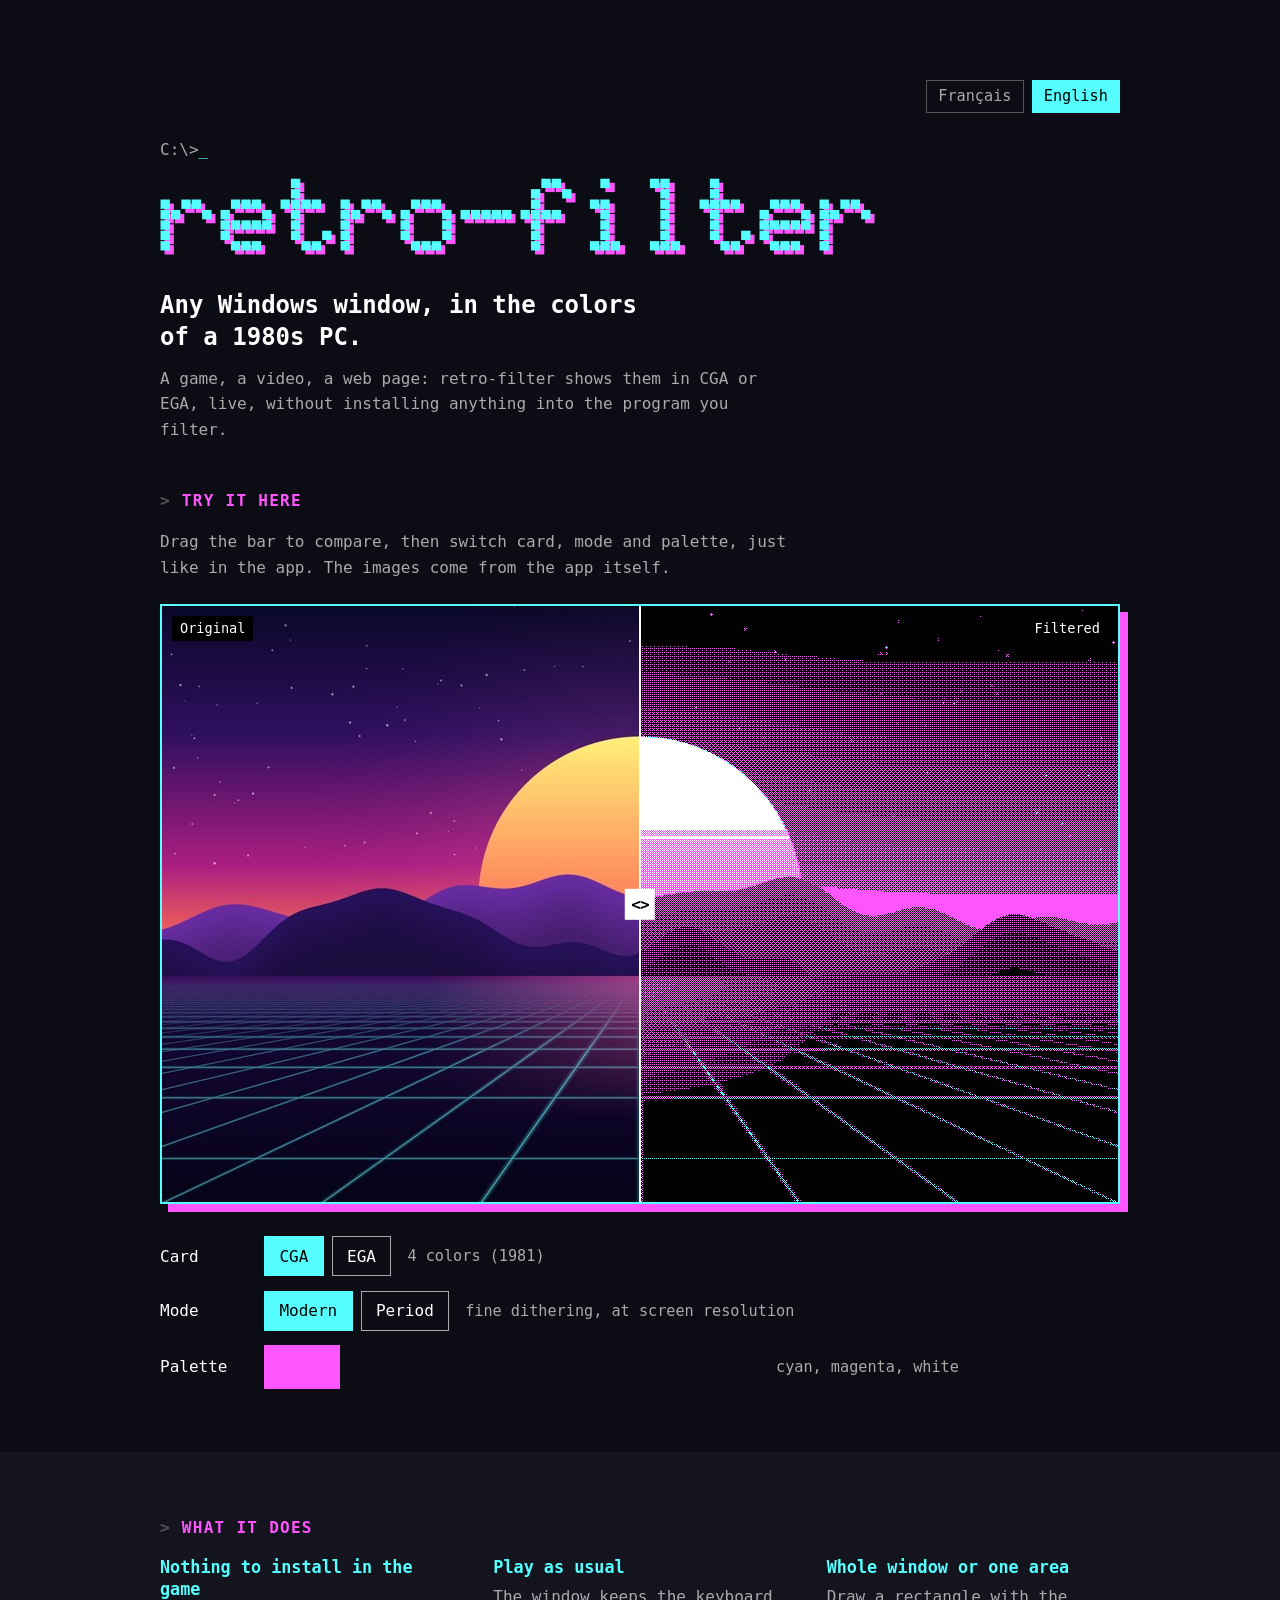
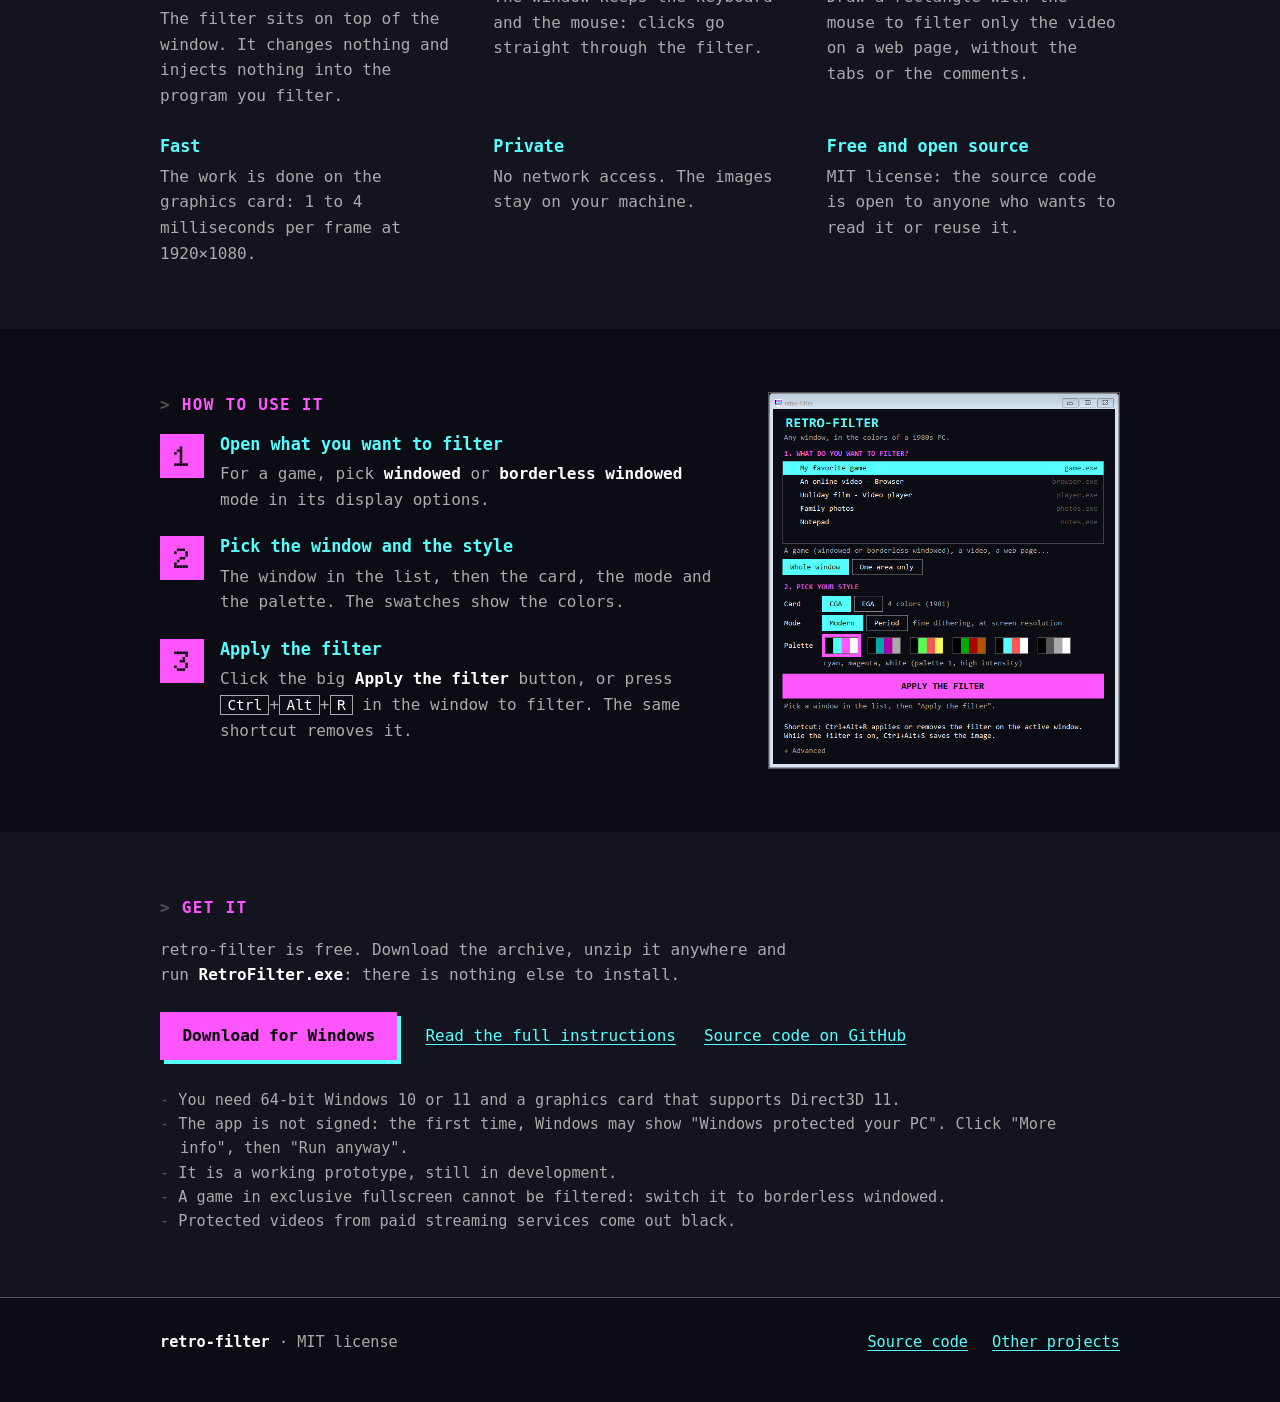
<file: retro-filter/en/index.html>
<!doctype html>
<html lang="en">
<head>
<meta charset="utf-8">
<meta name="viewport" content="width=device-width, initial-scale=1">
<title>retro-filter: your windows in 1980s PC colors</title>
<meta name="description" content="retro-filter shows any Windows window (a game, a video, a web page) in 4-color CGA or 16-color EGA, live. Free and open source.">
<meta name="theme-color" content="#0c0c14">
<meta property="og:title" content="retro-filter: your windows in 1980s PC colors">
<meta property="og:description" content="A game, a video, a web page: watch them in CGA or EGA, live. Free and open source.">
<meta property="og:image" content="https://sebjvproj.github.io/retro-filter/img/banniere.png">
<meta property="og:type" content="website">
<link rel="canonical" href="https://sebjvproj.github.io/retro-filter/en/">
<link rel="alternate" hreflang="fr" href="https://sebjvproj.github.io/retro-filter/">
<link rel="alternate" hreflang="en" href="https://sebjvproj.github.io/retro-filter/en/">
<link rel="preload" href="../fonts/doto.woff2" as="font" type="font/woff2" crossorigin>
<link rel="icon" href="data:image/svg+xml,%3Csvg xmlns='http://www.w3.org/2000/svg' viewBox='0 0 16 16' shape-rendering='crispEdges'%3E%3Crect width='16' height='16' fill='%230c0c14'/%3E%3Crect x='1' y='1' width='14' height='11' fill='%23fff'/%3E%3Crect x='2' y='2' width='12' height='9' fill='%23000'/%3E%3Crect x='3' y='3' width='10' height='4' fill='%2355ffff'/%3E%3Crect x='3' y='7' width='10' height='3' fill='%23ff55ff'/%3E%3Crect x='6' y='12' width='4' height='1' fill='%23fff'/%3E%3Crect x='3' y='13' width='10' height='2' fill='%23fff'/%3E%3C/svg%3E">
<link rel="stylesheet" href="../style.css">
</head>
<body>
<a class="evitement" href="#utiliser">Skip to the instructions</a>

<header class="tete">
  <div class="cadre">
    <nav class="langues" aria-label="Language">
      <a href="../" lang="fr" hreflang="fr">Français</a>
      <a href="./" aria-current="page">English</a>
    </nav>
    <p class="invite" aria-hidden="true">C:\&gt;</p>
    <h1>retro-filter</h1>
    <p class="accroche">Any Windows window, in the colors of a 1980s PC.</p>
    <p class="sous-accroche">A game, a video, a web page: retro-filter shows them in CGA or EGA, live, without installing anything into the program you filter.</p>
  </div>
</header>

<main>
  <section class="demo" aria-labelledby="titre-demo">
    <div class="cadre">
      <h2 id="titre-demo">Try it here</h2>
      <p class="chapeau">Drag the bar to compare, then switch card, mode and palette, just like in the app. The images come from the app itself.</p>

      <div class="ecran" id="ecran">
        <div class="couche filtre" id="couche-filtre" role="img" aria-label="The scene filtered by retro-filter"></div>
        <div class="couche origine" role="img" aria-label="The original scene: a sunset over a grid"></div>
        <span class="etiquette gauche" aria-hidden="true">Original</span>
        <span class="etiquette droite" aria-hidden="true">Filtered</span>
        <span class="poignee" aria-hidden="true"></span>
        <input class="glissiere" id="glissiere" type="range" min="0" max="100" value="50" aria-label="Share of the original image shown, in percent">
      </div>

      <div class="reglages">
        <div class="reglage">
          <span class="nom" id="nom-carte">Card</span>
          <div class="choix" id="choix-carte" role="group" aria-labelledby="nom-carte"></div>
          <span class="detail" id="detail-carte"></span>
        </div>
        <div class="reglage">
          <span class="nom" id="nom-mode">Mode</span>
          <div class="choix" id="choix-mode" role="group" aria-labelledby="nom-mode"></div>
          <span class="detail" id="detail-mode"></span>
        </div>
        <div class="reglage">
          <span class="nom" id="nom-palette">Palette</span>
          <div class="choix" id="choix-palette" role="group" aria-labelledby="nom-palette"></div>
          <span class="detail" id="detail-palette"></span>
        </div>
      </div>
    </div>
  </section>

  <section class="atouts" aria-labelledby="titre-atouts">
    <div class="cadre">
      <h2 id="titre-atouts">What it does</h2>
      <ul class="grille">
        <li>
          <h3>Nothing to install in the game</h3>
          <p>The filter sits on top of the window. It changes nothing and injects nothing into the program you filter.</p>
        </li>
        <li>
          <h3>Play as usual</h3>
          <p>The window keeps the keyboard and the mouse: clicks go straight through the filter.</p>
        </li>
        <li>
          <h3>Whole window or one area</h3>
          <p>Draw a rectangle with the mouse to filter only the video on a web page, without the tabs or the comments.</p>
        </li>
        <li>
          <h3>Fast</h3>
          <p>The work is done on the graphics card: 1 to 4 milliseconds per frame at 1920×1080.</p>
        </li>
        <li>
          <h3>Private</h3>
          <p>No network access. The images stay on your machine.</p>
        </li>
        <li>
          <h3>Free and open source</h3>
          <p>MIT license: the source code is open to anyone who wants to read it or reuse it.</p>
        </li>
      </ul>
    </div>
  </section>

  <section class="utiliser" id="utiliser" aria-labelledby="titre-utiliser">
    <div class="cadre deux-colonnes">
      <div>
        <h2 id="titre-utiliser">How to use it</h2>
        <ol class="etapes">
          <li>
            <h3>Open what you want to filter</h3>
            <p>For a game, pick <b>windowed</b> or <b>borderless windowed</b> mode in its display options.</p>
          </li>
          <li>
            <h3>Pick the window and the style</h3>
            <p>The window in the list, then the card, the mode and the palette. The swatches show the colors.</p>
          </li>
          <li>
            <h3>Apply the filter</h3>
            <p>Click the big <b>Apply the filter</b> button, or press <kbd>Ctrl</kbd>+<kbd>Alt</kbd>+<kbd>R</kbd> in the window to filter. The same shortcut removes it.</p>
          </li>
        </ol>
      </div>
      <img class="capture" src="../img/fenetre-en.png" width="675" height="723" loading="lazy" alt="The retro-filter window: the list of open windows, the card, mode and palette buttons, and the big Apply the filter button">
    </div>
  </section>

  <section class="obtenir" aria-labelledby="titre-obtenir">
    <div class="cadre">
      <h2 id="titre-obtenir">Get it</h2>
      <p class="chapeau">retro-filter is free. Download the archive, unzip it anywhere and run <b>RetroFilter.exe</b>: there is nothing else to install.</p>
      <p class="liens">
        <a class="bouton" href="https://github.com/sebjvproj/retro-filter/releases/latest/download/retro-filter-windows-x64.zip" download>Download for Windows</a>
        <a href="https://github.com/sebjvproj/retro-filter#readme">Read the full instructions</a>
        <a href="https://github.com/sebjvproj/retro-filter">Source code on GitHub</a>
      </p>
      <ul class="limites">
        <li>You need 64-bit Windows 10 or 11 and a graphics card that supports Direct3D 11.</li>
        <li>The app is not signed: the first time, Windows may show "Windows protected your PC". Click "More info", then "Run anyway".</li>
        <li>It is a working prototype, still in development.</li>
        <li>A game in exclusive fullscreen cannot be filtered: switch it to borderless windowed.</li>
        <li>Protected videos from paid streaming services come out black.</li>
      </ul>
    </div>
  </section>
</main>

<footer class="pied">
  <div class="cadre">
    <span><b>retro-filter</b> · MIT license</span>
    <nav aria-label="Links">
      <a href="https://github.com/sebjvproj/retro-filter">Source code</a>
      <a href="/en/">Other projects</a>
    </nav>
  </div>
</footer>

<script src="../script.js"></script>
</body>
</html>
</file>
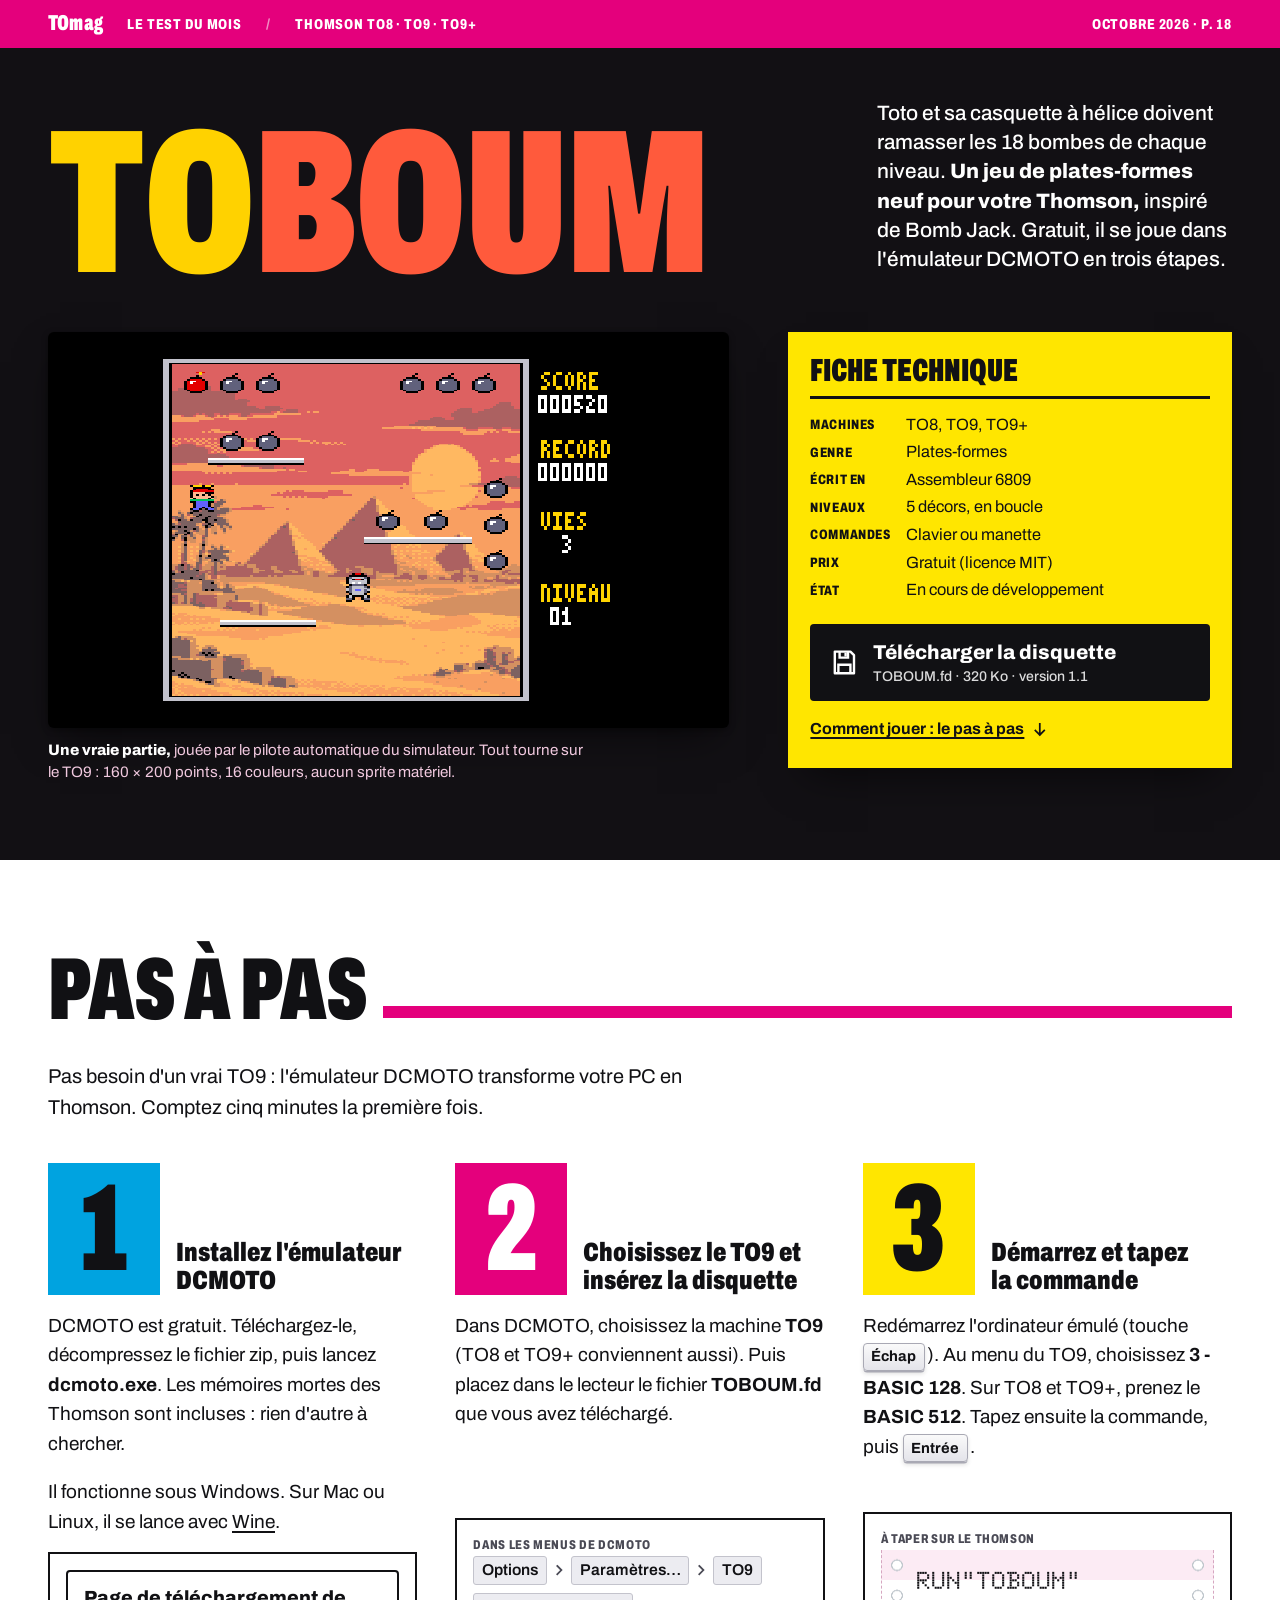
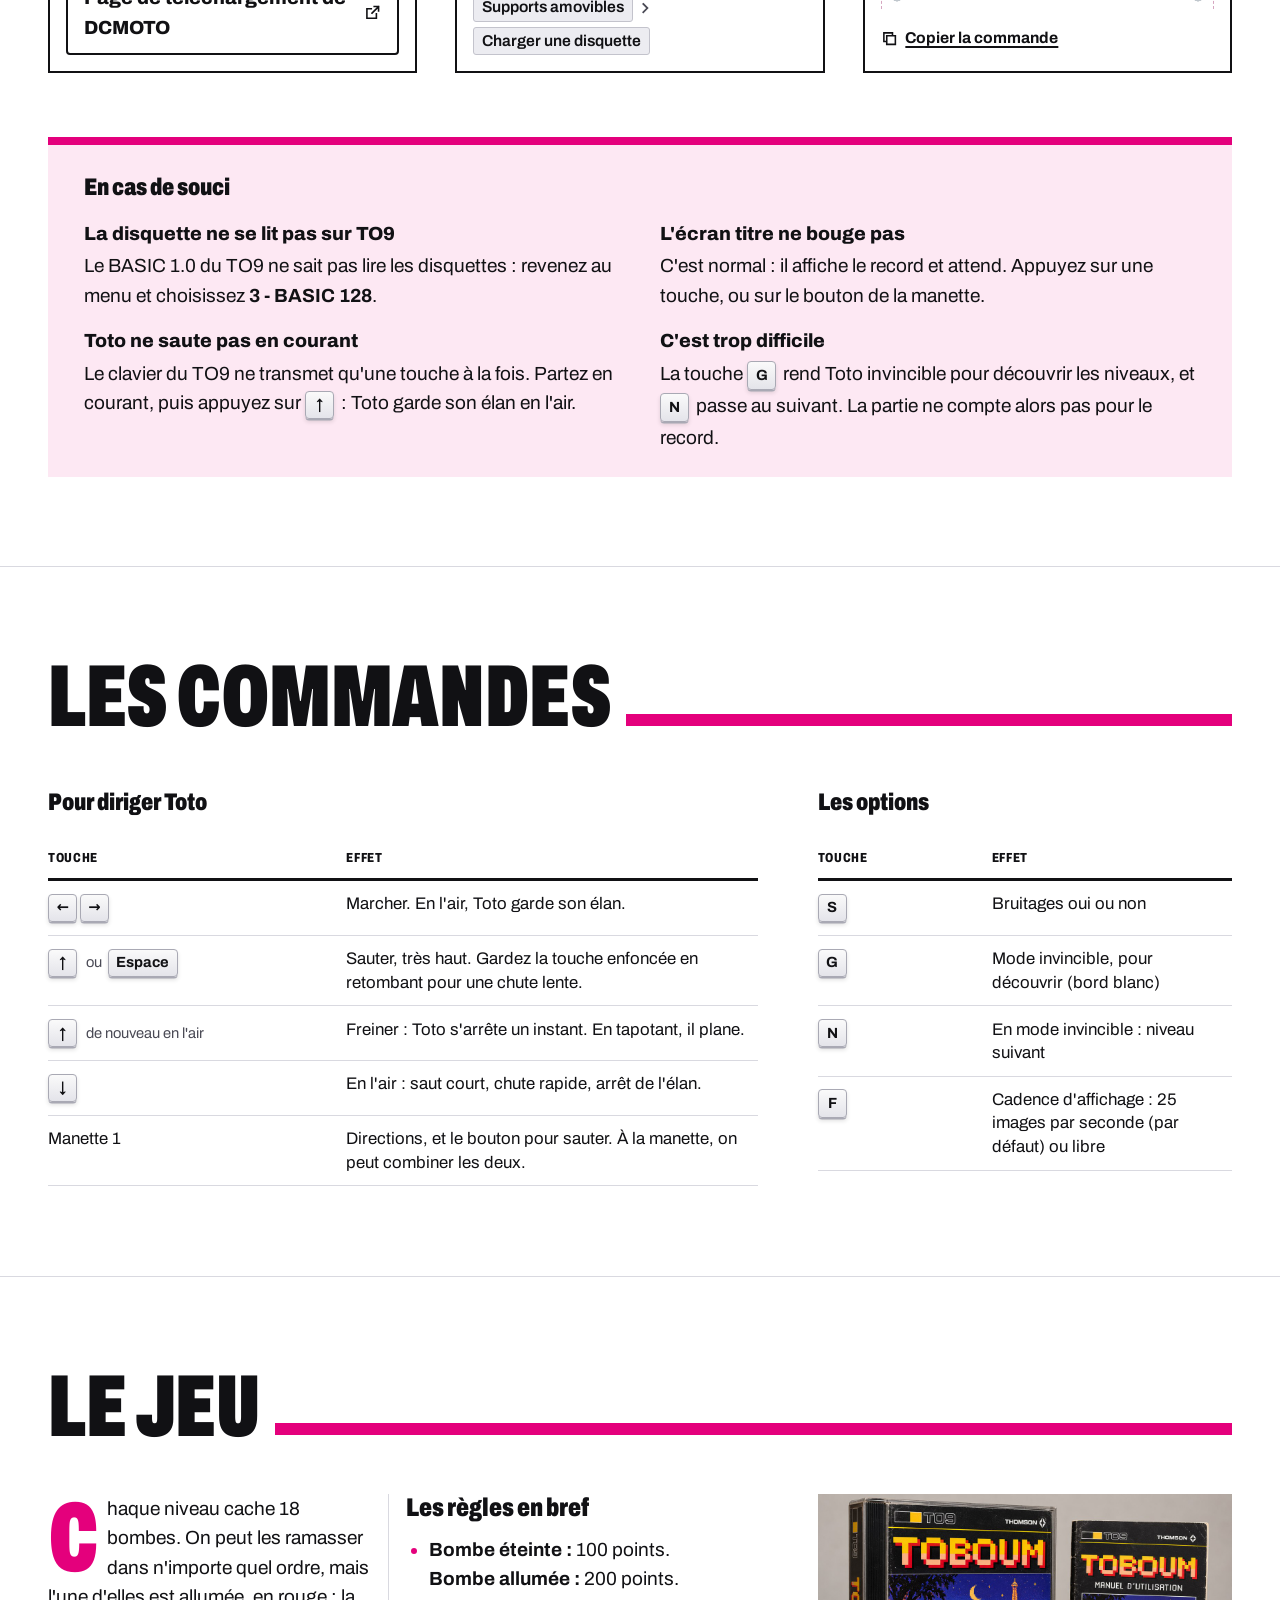
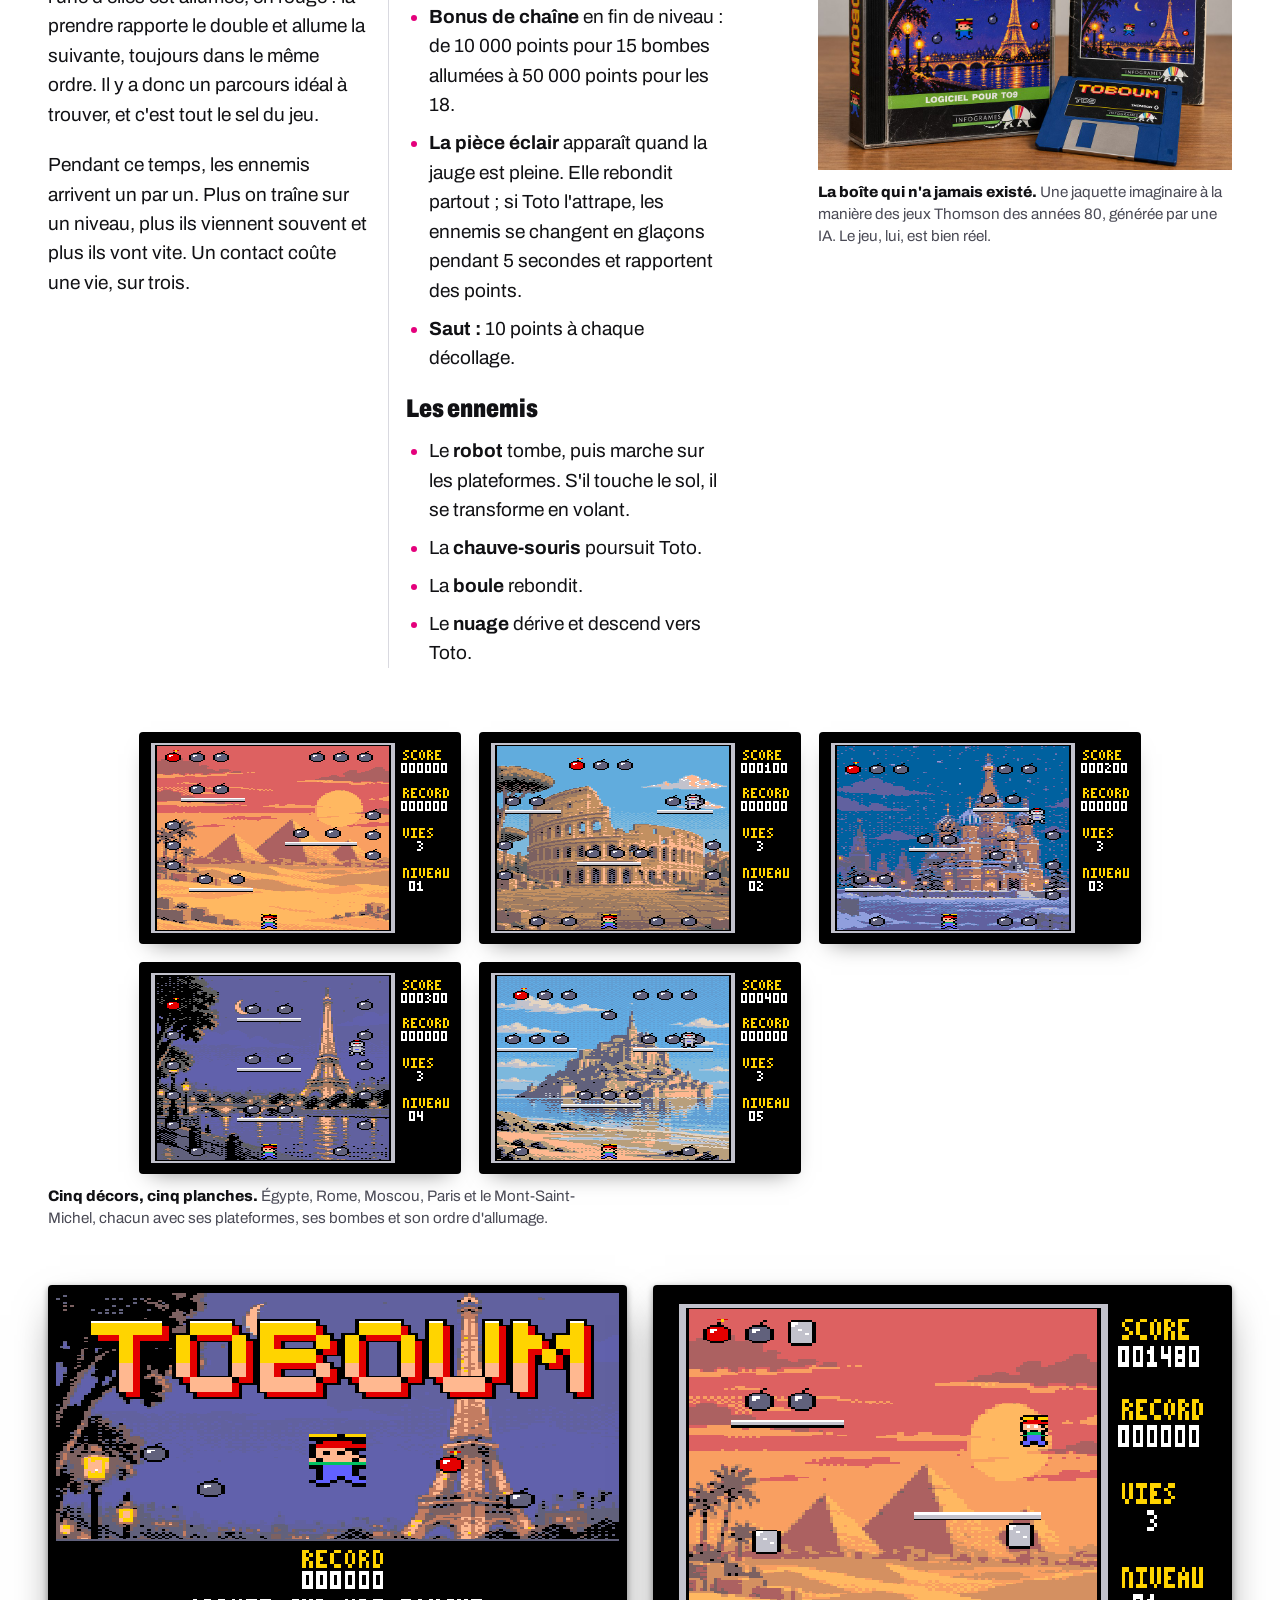
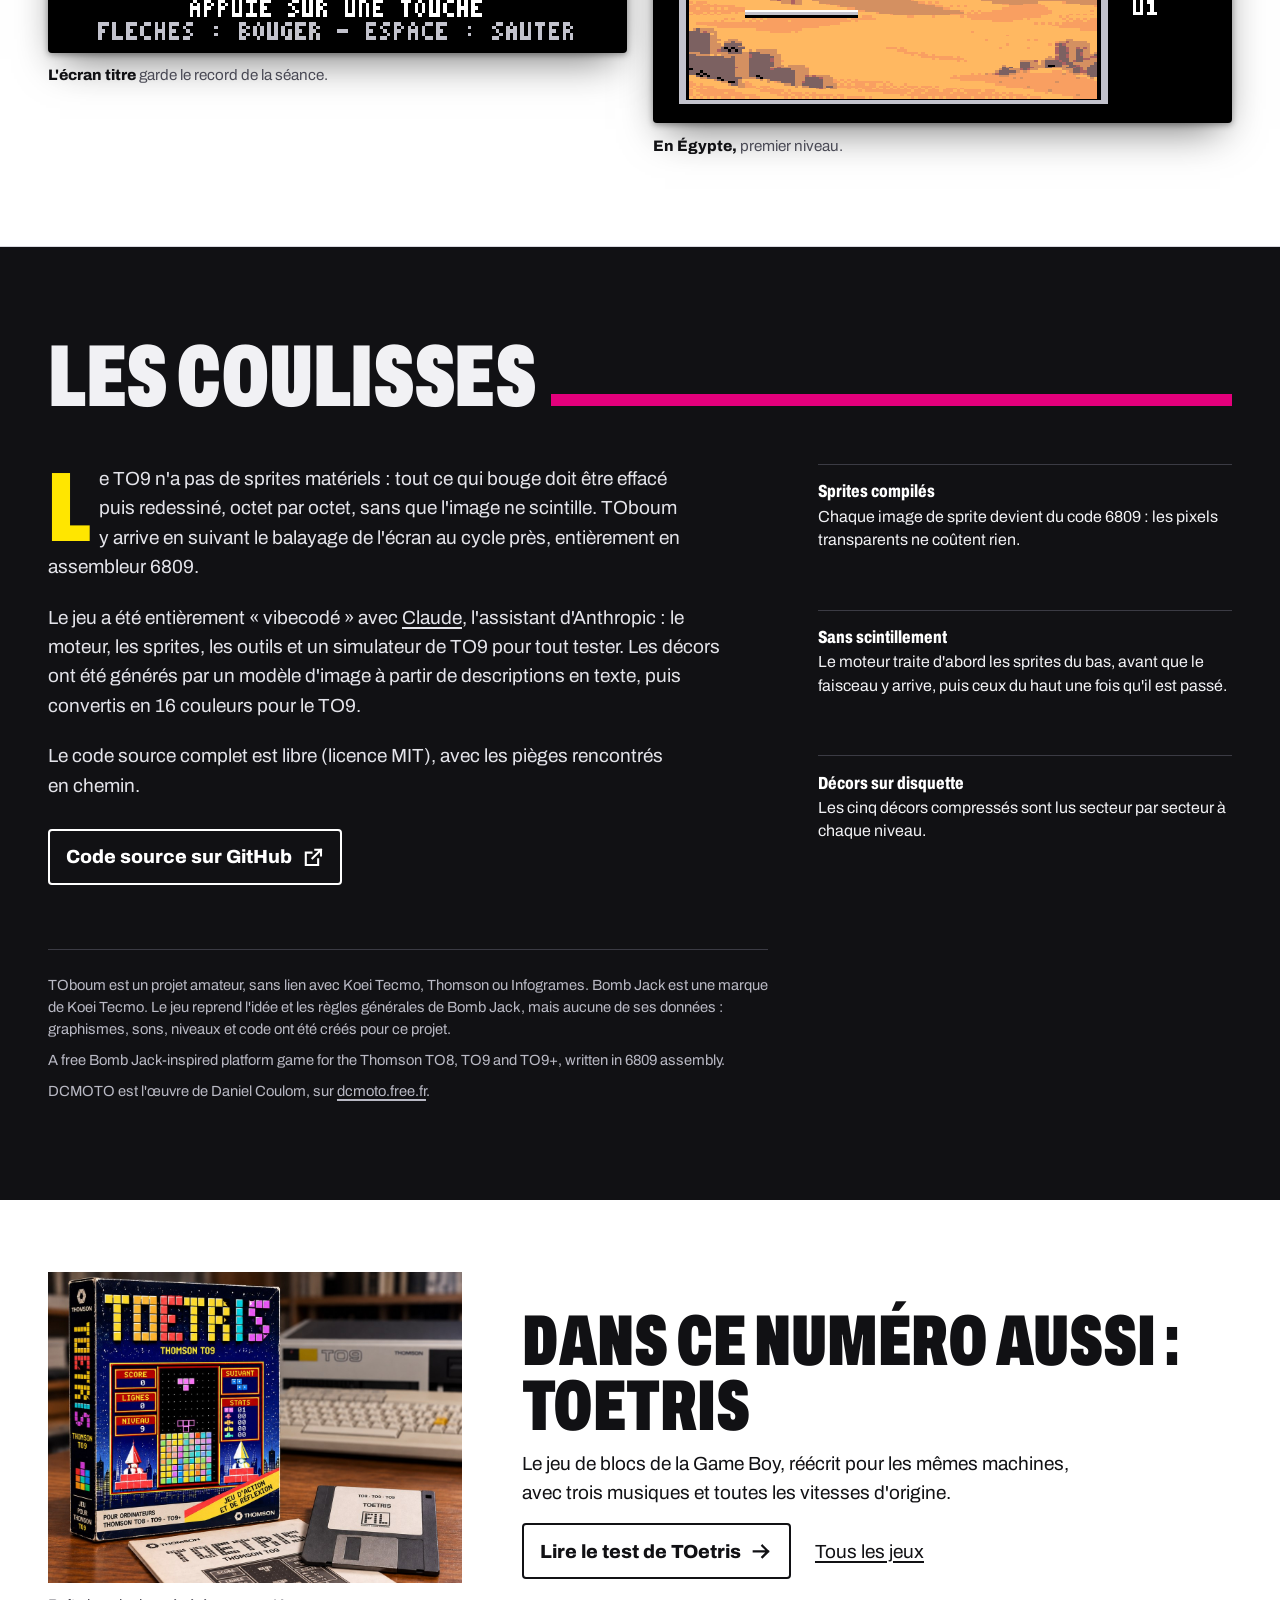
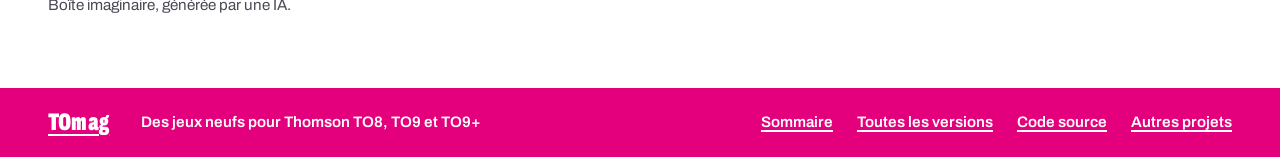
<file: toproj/toboum/index.html>
<!doctype html>
<html lang="fr">
<head>
<meta charset="utf-8">
<meta name="viewport" content="width=device-width, initial-scale=1">
<title>TOboum, un jeu de plates-formes pour Thomson TO8, TO9 et TO9+</title>
<meta name="description" content="TOboum : un jeu de plates-formes gratuit inspiré de Bomb Jack, pour les ordinateurs Thomson TO8, TO9 et TO9+. Téléchargez la disquette et jouez dans l'émulateur DCMOTO en trois étapes.">
<meta name="theme-color" content="#121014">
<meta property="og:title" content="TOboum, un jeu de plates-formes pour Thomson TO8, TO9 et TO9+">
<meta property="og:description" content="Toto ramasse les bombes à travers cinq décors. Un jeu neuf et gratuit pour votre Thomson, à lancer dans DCMOTO en trois étapes.">
<meta property="og:image" content="https://sebjvproj.github.io/toproj/toboum/img/boite.jpg">
<meta property="og:type" content="website">
<link rel="preload" href="../fonts/archivo.woff2" as="font" type="font/woff2" crossorigin>
<link rel="icon" href="data:image/svg+xml,%3Csvg xmlns='http://www.w3.org/2000/svg' viewBox='0 0 16 16'%3E%3Crect width='16' height='16' fill='%23121014'/%3E%3Ccircle cx='8' cy='9' r='5' fill='%23e4007c'/%3E%3Crect x='7' y='1' width='2' height='4' fill='%23ffe600'/%3E%3C/svg%3E">
<link rel="stylesheet" href="../style.css">
</head>
<body data-rubrique="toboum">
<a class="lien-evitement" href="#jouer">Aller directement au mode d'emploi</a>

<svg width="0" height="0" style="position:absolute" aria-hidden="true">
  <symbol id="i-disquette" viewBox="0 0 24 24"><path fill="none" stroke="currentColor" stroke-width="2" stroke-linejoin="round" d="M4 3h13l3 3v15H4z"/><path fill="none" stroke="currentColor" stroke-width="2" d="M8 3v5h7V3M7 21v-7h10v7"/><path fill="currentColor" d="M12 4h2v3h-2z"/></symbol>
  <symbol id="i-bas" viewBox="0 0 24 24"><path fill="none" stroke="currentColor" stroke-width="2.4" stroke-linecap="square" d="M12 4v15M6 13l6 6 6-6"/></symbol>
  <symbol id="i-suivant" viewBox="0 0 24 24"><path fill="none" stroke="currentColor" stroke-width="3" stroke-linecap="square" d="M9 5l7 7-7 7"/></symbol>
  <symbol id="i-sortie" viewBox="0 0 24 24"><path fill="none" stroke="currentColor" stroke-width="2.2" stroke-linecap="square" d="M14 4h6v6M20 4l-9 9M17 14v6H4V7h6"/></symbol>
  <symbol id="i-copier" viewBox="0 0 24 24"><path fill="none" stroke="currentColor" stroke-width="2.2" d="M8 8h12v12H8z"/><path fill="none" stroke="currentColor" stroke-width="2.2" d="M16 8V4H4v12h4"/></symbol>
  <symbol id="i-droite" viewBox="0 0 24 24"><path fill="none" stroke="currentColor" stroke-width="2.4" stroke-linecap="square" d="M4 12h15M13 6l6 6-6 6"/></symbol>
</svg>

<header class="bandeau">
  <div class="cadre">
    <a class="titre-revue" href="/toproj/"><b>TOmag</b></a>
    <span>Le test du mois</span>
    <span class="sep" aria-hidden="true">/</span>
    <span class="machines">Thomson TO8 · TO9 · TO9+</span>
    <span class="folio">Octobre 2026 · p. 18</span>
  </div>
</header>

<main>
  <section class="ouverture" aria-labelledby="titre-jeu">
    <div class="cadre">
      <div class="tete-ouverture">
        <h1 class="manchette saut" id="titre-jeu" aria-label="TOboum">
          <span style="--i:0;color:#ffd200" aria-hidden="true">T</span><span style="--i:1;color:#ffd200" aria-hidden="true">O</span><span style="--i:2;color:#ff5a3c" aria-hidden="true">B</span><span style="--i:3;color:#ff5a3c" aria-hidden="true">O</span><span style="--i:4;color:#ff5a3c" aria-hidden="true">U</span><span style="--i:5;color:#ff5a3c" aria-hidden="true">M</span>
        </h1>
        <p class="chapo">Toto et sa casquette à hélice doivent ramasser les 18 bombes de chaque niveau. <strong>Un jeu de plates-formes neuf pour votre Thomson,</strong> inspiré de Bomb Jack. Gratuit, il se joue dans l'émulateur DCMOTO en trois étapes.</p>
      </div>

      <div class="ouverture-grille">
        <figure class="ecran ecran-bloc">
          <div class="moniteur">
            <picture><source media="(prefers-reduced-motion: reduce)" srcset="img/jeu.png"><img class="pixel" src="img/toboum.gif" width="480" height="360" alt="Une partie de TOboum : Toto vole entre les plateformes et ramasse les bombes pendant que les ennemis le poursuivent."></picture>
          </div>
          <figcaption class="legende"><b>Une vraie partie,</b> jouée par le pilote automatique du simulateur. Tout tourne sur le TO9 : 160 × 200 points, 16 couleurs, aucun sprite matériel.</figcaption>
        </figure>

        <div class="colonne-droite">
          <aside class="fiche" aria-labelledby="fiche-titre">
            <h2 id="fiche-titre">Fiche technique</h2>
            <dl>
              <dt>Machines</dt><dd>TO8, TO9, TO9+</dd>
              <dt>Genre</dt><dd>Plates-formes</dd>
              <dt>Écrit en</dt><dd>Assembleur 6809</dd>
              <dt>Niveaux</dt><dd>5 décors, en boucle</dd>
              <dt>Commandes</dt><dd>Clavier ou manette</dd>
              <dt>Prix</dt><dd>Gratuit (licence MIT)</dd>
              <dt>État</dt><dd>En cours de développement</dd>
            </dl>
            <a class="bouton" href="https://github.com/sebjvproj/toboum-to9/releases/latest/download/TOBOUM.fd" download>
              <svg aria-hidden="true"><use href="#i-disquette"/></svg>
              <span>Télécharger la disquette<small>TOBOUM.fd · 320 Ko · version 1.1</small></span>
            </a>
            <a class="lien-suite" href="#jouer">Comment jouer : le pas à pas <svg aria-hidden="true"><use href="#i-bas"/></svg></a>
          </aside>
        </div>
      </div>
    </div>
  </section>

  <section class="rubrique" id="jouer" aria-labelledby="titre-jouer">
    <div class="cadre">
      <div class="titre-rubrique">
        <h2 id="titre-jouer">Pas à pas</h2>
        <div class="regle" aria-hidden="true"></div>
      </div>
      <p class="intro-rubrique">Pas besoin d'un vrai TO9 : l'émulateur DCMOTO transforme votre PC en Thomson. Comptez cinq minutes la première fois.</p>

      <ol class="etapes">
        <li class="etape">
          <div class="etape-tete">
            <span class="numero" aria-hidden="true">1</span>
            <h3>Installez l'émulateur DCMOTO</h3>
          </div>
          <p>DCMOTO est gratuit. Téléchargez-le, décompressez le fichier zip, puis lancez <b>dcmoto.exe</b>. Les mémoires mortes des Thomson sont incluses : rien d'autre à chercher.</p>
          <p>Il fonctionne sous Windows. Sur Mac ou Linux, il se lance avec <a href="https://www.winehq.org/">Wine</a>.</p>
          <div class="appel">
            <a class="bouton-sec" href="http://dcmoto.free.fr/emulateur/index.html">Page de téléchargement de DCMOTO <svg aria-hidden="true"><use href="#i-sortie"/></svg></a>
          </div>
        </li>

        <li class="etape">
          <div class="etape-tete">
            <span class="numero" aria-hidden="true">2</span>
            <h3>Choisissez le TO9 et insérez la disquette</h3>
          </div>
          <p>Dans DCMOTO, choisissez la machine <b>TO9</b> (TO8 et TO9+ conviennent aussi). Puis placez dans le lecteur le fichier <b>TOBOUM.fd</b> que vous avez téléchargé.</p>
          <div class="appel">
            <p class="appel-titre">Dans les menus de DCMOTO</p>
            <ul class="menus">
              <li class="menu"><span>Options</span><svg aria-hidden="true"><use href="#i-suivant"/></svg><span>Paramètres…</span><svg aria-hidden="true"><use href="#i-suivant"/></svg><span>TO9</span></li>
              <li class="menu"><span>Supports amovibles</span><svg aria-hidden="true"><use href="#i-suivant"/></svg><span>Charger une disquette</span></li>
            </ul>
          </div>
        </li>

        <li class="etape">
          <div class="etape-tete">
            <span class="numero" aria-hidden="true">3</span>
            <h3>Démarrez et tapez la commande</h3>
          </div>
          <p>Redémarrez l'ordinateur émulé (touche <kbd>Échap</kbd>). Au menu du TO9, choisissez <b>3 - BASIC 128</b>. Sur TO8 et TO9+, prenez le <b>BASIC 512</b>. Tapez ensuite la commande, puis <kbd>Entrée</kbd>.</p>
          <div class="appel">
            <p class="appel-titre">À taper sur le Thomson</p>
            <pre class="listing" aria-label="Commande à taper : RUN guillemet TOBOUM guillemet"><span class="ligne">RUN"TOBOUM"</span></pre>
            <button class="copier" type="button" data-copier='RUN"TOBOUM"' hidden><svg aria-hidden="true"><use href="#i-copier"/></svg><span>Copier la commande</span></button>
          </div>
        </li>
      </ol>

      <div class="souci">
        <div>
          <h3>En cas de souci</h3>
          <dl>
            <div><dt>La disquette ne se lit pas sur TO9</dt><dd>Le BASIC 1.0 du TO9 ne sait pas lire les disquettes : revenez au menu et choisissez <b>3 - BASIC 128</b>.</dd></div>
            <div><dt>L'écran titre ne bouge pas</dt><dd>C'est normal : il affiche le record et attend. Appuyez sur une touche, ou sur le bouton de la manette.</dd></div>
            <div><dt>Toto ne saute pas en courant</dt><dd>Le clavier du TO9 ne transmet qu'une touche à la fois. Partez en courant, puis appuyez sur <kbd>↑</kbd> : Toto garde son élan en l'air.</dd></div>
            <div><dt>C'est trop difficile</dt><dd>La touche <kbd>G</kbd> rend Toto invincible pour découvrir les niveaux, et <kbd>N</kbd> passe au suivant. La partie ne compte alors pas pour le record.</dd></div>
          </dl>
        </div>
      </div>
    </div>
  </section>

  <section class="rubrique" id="commandes" aria-labelledby="titre-commandes">
    <div class="cadre">
      <div class="titre-rubrique">
        <h2 id="titre-commandes">Les commandes</h2>
        <div class="regle" aria-hidden="true"></div>
      </div>

      <div class="commandes">
        <div class="clavier">
          <h3>Pour diriger Toto</h3>
          <table>
            <thead><tr><th scope="col">Touche</th><th scope="col">Effet</th></tr></thead>
            <tbody>
              <tr><td><kbd>←</kbd><kbd>→</kbd></td><td>Marcher. En l'air, Toto garde son élan.</td></tr>
              <tr><td><kbd>↑</kbd> <span class="ou">ou</span> <kbd>Espace</kbd></td><td>Sauter, très haut. Gardez la touche enfoncée en retombant pour une chute lente.</td></tr>
              <tr><td><kbd>↑</kbd> <span class="ou">de nouveau en l'air</span></td><td>Freiner : Toto s'arrête un instant. En tapotant, il plane.</td></tr>
              <tr><td><kbd>↓</kbd></td><td>En l'air : saut court, chute rapide, arrêt de l'élan.</td></tr>
              <tr><td>Manette 1</td><td>Directions, et le bouton pour sauter. À la manette, on peut combiner les deux.</td></tr>
            </tbody>
          </table>
        </div>

        <div class="reglages">
          <h3>Les options</h3>
          <table>
            <thead><tr><th scope="col">Touche</th><th scope="col">Effet</th></tr></thead>
            <tbody>
              <tr><td><kbd>S</kbd></td><td>Bruitages oui ou non</td></tr>
              <tr><td><kbd>G</kbd></td><td>Mode invincible, pour découvrir (bord blanc)</td></tr>
              <tr><td><kbd>N</kbd></td><td>En mode invincible : niveau suivant</td></tr>
              <tr><td><kbd>F</kbd></td><td>Cadence d'affichage : 25 images par seconde (par défaut) ou libre</td></tr>
            </tbody>
          </table>
        </div>
      </div>
    </div>
  </section>

  <section class="rubrique" id="le-jeu" aria-labelledby="titre-le-jeu">
    <div class="cadre">
      <div class="titre-rubrique">
        <h2 id="titre-le-jeu">Le jeu</h2>
        <div class="regle" aria-hidden="true"></div>
      </div>

      <div class="article">
        <div class="texte">
          <p>Chaque niveau cache 18 bombes. On peut les ramasser dans n'importe quel ordre, mais l'une d'elles est allumée, en rouge : la prendre rapporte le double et allume la suivante, toujours dans le même ordre. Il y a donc un parcours idéal à trouver, et c'est tout le sel du jeu.</p>
          <p>Pendant ce temps, les ennemis arrivent un par un. Plus on traîne sur un niveau, plus ils viennent souvent et plus ils vont vite. Un contact coûte une vie, sur trois.</p>

          <h3>Les règles en bref</h3>
          <ul>
            <li><b>Bombe éteinte :</b> 100 points. <b>Bombe allumée :</b> 200 points.</li>
            <li><b>Bonus de chaîne</b> en fin de niveau : de 10 000 points pour 15 bombes allumées à 50 000 points pour les 18.</li>
            <li><b>La pièce éclair</b> apparaît quand la jauge est pleine. Elle rebondit partout ; si Toto l'attrape, les ennemis se changent en glaçons pendant 5 secondes et rapportent des points.</li>
            <li><b>Saut :</b> 10 points à chaque décollage.</li>
          </ul>

          <h3>Les ennemis</h3>
          <ul>
            <li>Le <b>robot</b> tombe, puis marche sur les plateformes. S'il touche le sol, il se transforme en volant.</li>
            <li>La <b>chauve-souris</b> poursuit Toto.</li>
            <li>La <b>boule</b> rebondit.</li>
            <li>Le <b>nuage</b> dérive et descend vers Toto.</li>
          </ul>
        </div>

        <div class="marge-droite">
          <figure class="photo">
            <img src="img/boite.jpg" width="1200" height="800" loading="lazy" alt="Une boîte de jeu TOboum dans le style des années 80, avec son manuel et une disquette bleue.">
            <figcaption class="legende"><b>La boîte qui n'a jamais existé.</b> Une jaquette imaginaire à la manière des jeux Thomson des années 80, générée par une IA. Le jeu, lui, est bien réel.</figcaption>
          </figure>
        </div>
      </div>

      <figure class="niveaux">
        <ul>
          <li><img class="pixel" src="img/niveau1.png" width="310" height="200" loading="lazy" alt="Niveau 1, l'Égypte et ses pyramides au coucher du soleil."></li>
          <li><img class="pixel" src="img/niveau2.png" width="310" height="200" loading="lazy" alt="Niveau 2, Rome et le Colisée."></li>
          <li><img class="pixel" src="img/niveau3.png" width="310" height="200" loading="lazy" alt="Niveau 3, Moscou sous la neige."></li>
          <li><img class="pixel" src="img/niveau4.png" width="310" height="200" loading="lazy" alt="Niveau 4, Paris la nuit et la tour Eiffel."></li>
          <li><img class="pixel" src="img/niveau5.png" width="310" height="200" loading="lazy" alt="Niveau 5, le Mont-Saint-Michel."></li>
        </ul>
        <figcaption class="legende"><b>Cinq décors, cinq planches.</b> Égypte, Rome, Moscou, Paris et le Mont-Saint-Michel, chacun avec ses plateformes, ses bombes et son ordre d'allumage.</figcaption>
      </figure>

      <div class="planche planche-2">
        <figure class="ecran">
          <div class="moniteur"><img class="pixel" src="img/titre.png" width="640" height="400" loading="lazy" alt="Écran titre de TOboum avec le record."></div>
          <figcaption class="legende"><b>L'écran titre</b> garde le record de la séance.</figcaption>
        </figure>
        <figure class="ecran">
          <div class="moniteur"><img class="pixel" src="img/jeu.png" width="480" height="360" loading="lazy" alt="Partie en cours au premier niveau, en Égypte."></div>
          <figcaption class="legende"><b>En Égypte,</b> premier niveau.</figcaption>
        </figure>
      </div>
    </div>
  </section>

  <section class="rubrique coulisses" id="coulisses" aria-labelledby="titre-coulisses">
    <div class="cadre">
      <div class="titre-rubrique">
        <h2 id="titre-coulisses">Les coulisses</h2>
        <div class="regle" aria-hidden="true"></div>
      </div>
      <div class="article">
        <div class="texte">
          <p>Le TO9 n'a pas de sprites matériels : tout ce qui bouge doit être effacé puis redessiné, octet par octet, sans que l'image ne scintille. TOboum y arrive en suivant le balayage de l'écran au cycle près, entièrement en assembleur 6809.</p>
          <p>Le jeu a été entièrement « vibecodé » avec <a href="https://claude.ai">Claude</a>, l'assistant d'Anthropic : le moteur, les sprites, les outils et un simulateur de TO9 pour tout tester. Les décors ont été générés par un modèle d'image à partir de descriptions en texte, puis convertis en 16 couleurs pour le TO9.</p>
          <p>Le code source complet est libre (licence MIT), avec les pièges rencontrés en chemin.</p>
          <a class="bouton-sec" href="https://github.com/sebjvproj/toboum-to9">Code source sur GitHub <svg aria-hidden="true"><use href="#i-sortie"/></svg></a>
        </div>
        <ul class="marge-droite puces-techniques">
          <li><b>Sprites compilés</b>Chaque image de sprite devient du code 6809 : les pixels transparents ne coûtent rien.</li>
          <li><b>Sans scintillement</b>Le moteur traite d'abord les sprites du bas, avant que le faisceau y arrive, puis ceux du haut une fois qu'il est passé.</li>
          <li><b>Décors sur disquette</b>Les cinq décors compressés sont lus secteur par secteur à chaque niveau.</li>
        </ul>
      </div>
      <div class="mentions">
        <p>TOboum est un projet amateur, sans lien avec Koei Tecmo, Thomson ou Infogrames. Bomb Jack est une marque de Koei Tecmo. Le jeu reprend l'idée et les règles générales de Bomb Jack, mais aucune de ses données : graphismes, sons, niveaux et code ont été créés pour ce projet.</p>
        <p lang="en">A free Bomb Jack-inspired platform game for the Thomson TO8, TO9 and TO9+, written in 6809 assembly.</p>
        <p>DCMOTO est l'œuvre de Daniel Coulom, sur <a href="http://dcmoto.free.fr/">dcmoto.free.fr</a>.</p>
      </div>
    </div>
  </section>

  <section class="suite" aria-labelledby="titre-suite">
    <div class="cadre suite-grille">
      <figure class="vignette"><a href="/toproj/toetris/" tabindex="-1" aria-hidden="true">
        <img src="/toproj/toetris/img/boite.jpg" width="1200" height="900" loading="lazy" alt="">
      </a>
        <figcaption class="legende">Boîte imaginaire, générée par une IA.</figcaption>
      </figure>
      <div class="suite-texte">
        <h2 id="titre-suite">Dans ce numéro aussi : TOetris</h2>
        <p>Le jeu de blocs de la Game Boy, réécrit pour les mêmes machines, avec trois musiques et toutes les vitesses d'origine.</p>
        <div class="liens">
          <a class="bouton-sec" href="/toproj/toetris/">Lire le test de TOetris <svg aria-hidden="true"><use href="#i-droite"/></svg></a>
          <a href="/toproj/">Tous les jeux</a>
        </div>
      </div>
    </div>
  </section>
</main>

<footer class="pied">
  <div class="cadre">
    <a class="titre-revue" href="/toproj/"><b>TOmag</b></a>
    <span>Des jeux neufs pour Thomson TO8, TO9 et TO9+</span>
    <nav aria-label="Liens">
      <a href="/toproj/">Sommaire</a>
      <a href="https://github.com/sebjvproj/toboum-to9/releases">Toutes les versions</a>
      <a href="https://github.com/sebjvproj/toboum-to9">Code source</a>
      <a href="/">Autres projets</a>
    </nav>
  </div>
</footer>

<script src="../script.js" defer></script>
</body>
</html>
</file>
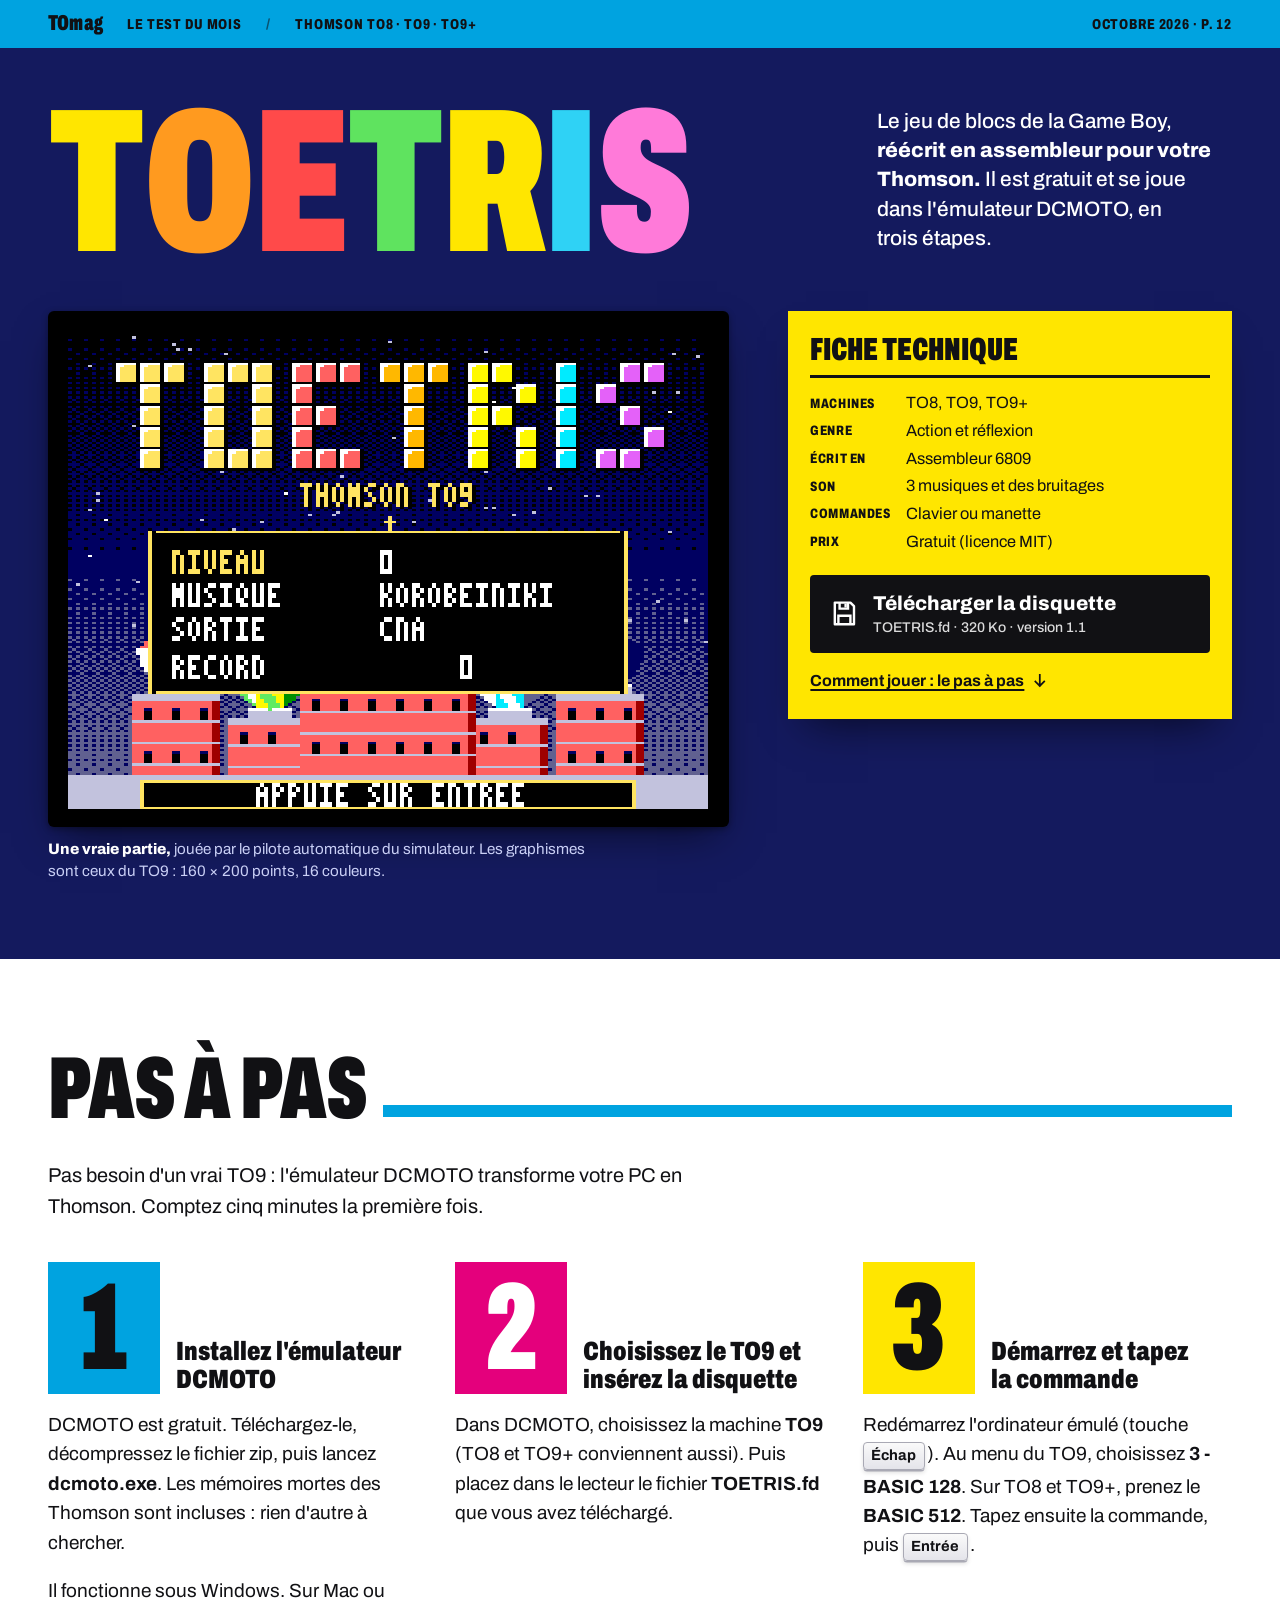
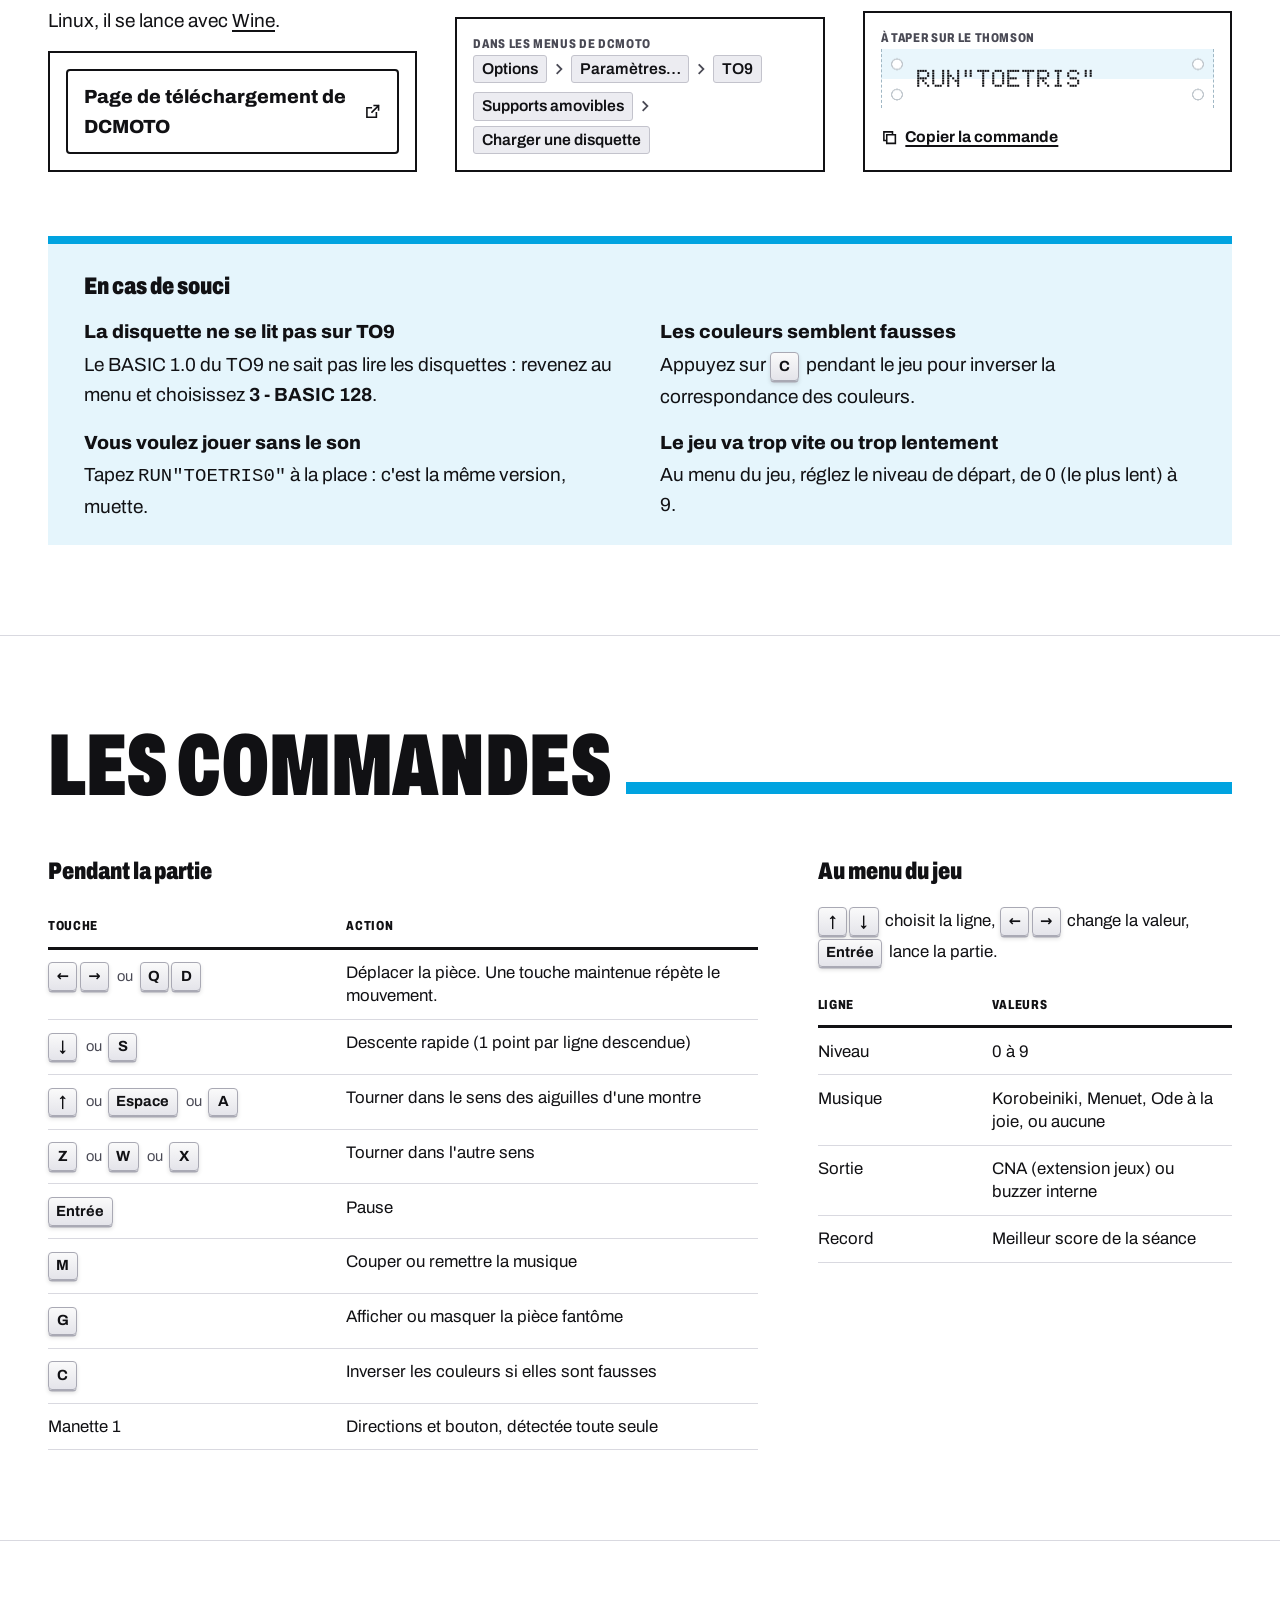
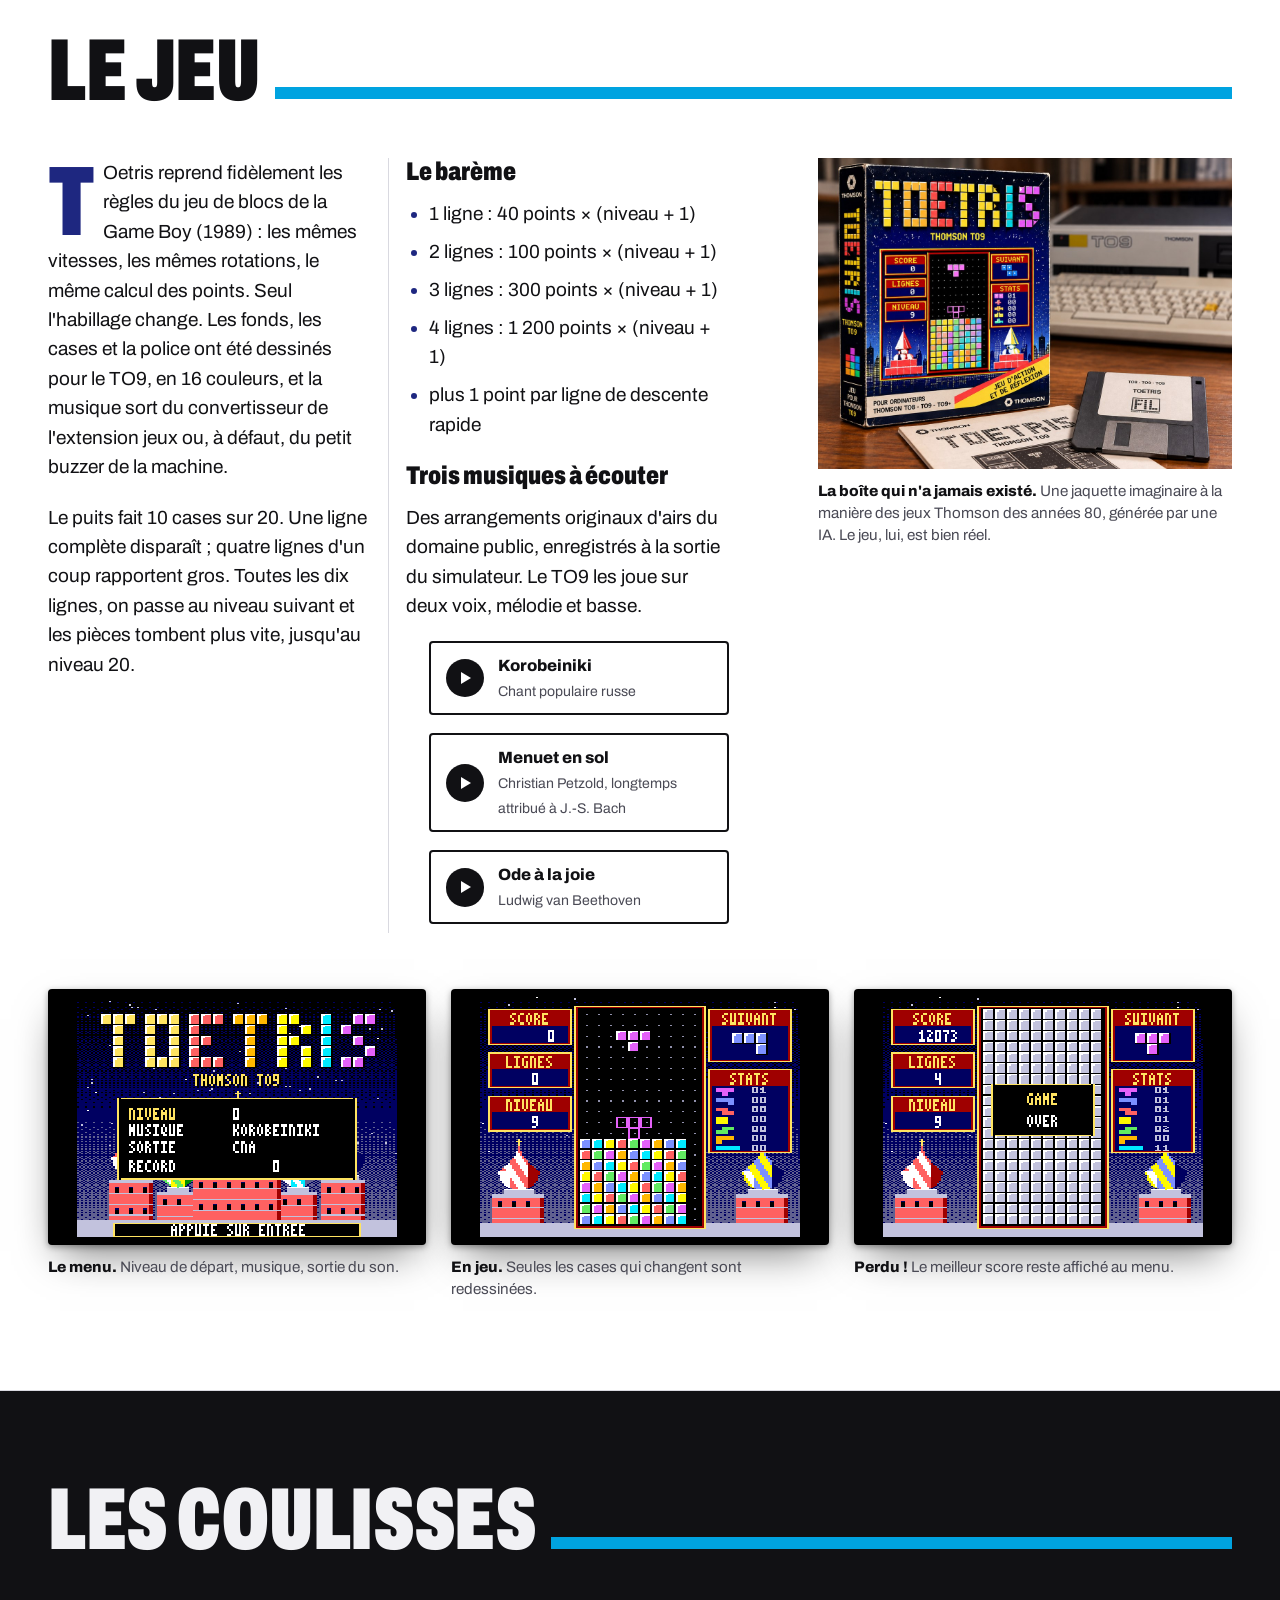
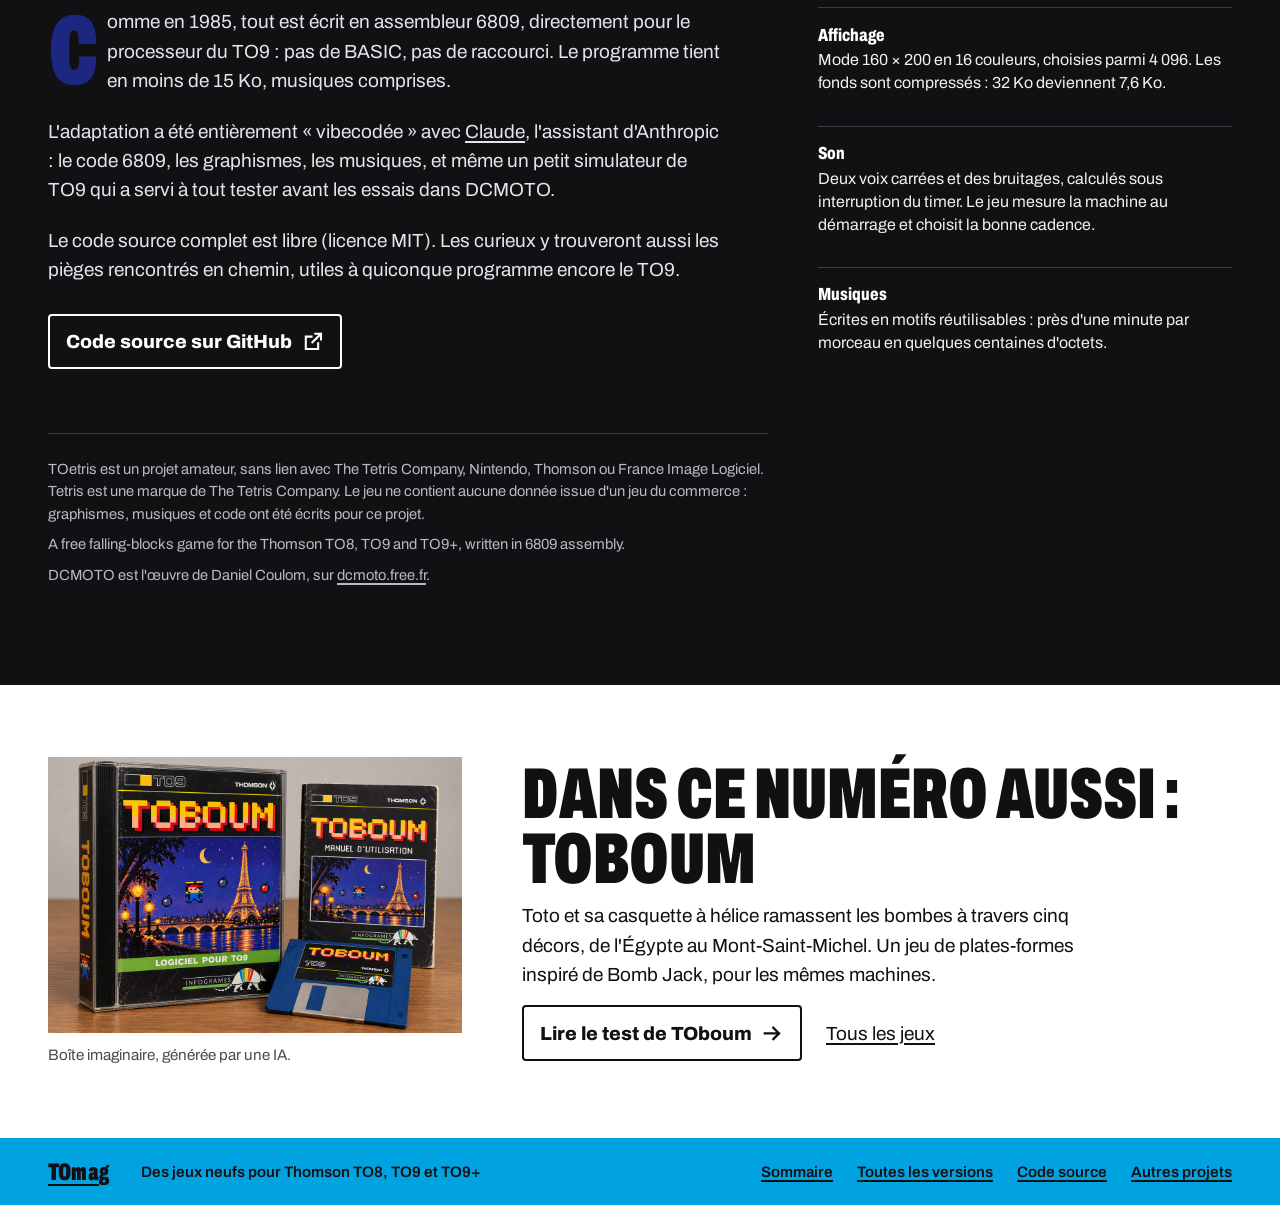
<file: toproj/toetris/index.html>
<!doctype html>
<html lang="fr">
<head>
<meta charset="utf-8">
<meta name="viewport" content="width=device-width, initial-scale=1">
<title>TOetris, le jeu de blocs pour Thomson TO8, TO9 et TO9+</title>
<meta name="description" content="TOetris : un jeu de blocs gratuit pour les ordinateurs Thomson TO8, TO9 et TO9+, écrit en assembleur 6809. Téléchargez la disquette et jouez dans l'émulateur DCMOTO en trois étapes.">
<meta name="theme-color" content="#141a5e">
<meta property="og:title" content="TOetris, le jeu de blocs pour Thomson TO8, TO9 et TO9+">
<meta property="og:description" content="Un jeu neuf pour votre Thomson, gratuit. Téléchargez la disquette et jouez dans DCMOTO en trois étapes.">
<meta property="og:image" content="https://sebjvproj.github.io/toproj/toetris/img/boite.jpg">
<meta property="og:type" content="website">
<link rel="preload" href="../fonts/archivo.woff2" as="font" type="font/woff2" crossorigin>
<link rel="icon" href="data:image/svg+xml,%3Csvg xmlns='http://www.w3.org/2000/svg' viewBox='0 0 16 16'%3E%3Crect width='16' height='16' fill='%23141a5e'/%3E%3Crect x='2' y='4' width='4' height='4' fill='%23ffe600'/%3E%3Crect x='6' y='4' width='4' height='4' fill='%23ffe600'/%3E%3Crect x='10' y='4' width='4' height='4' fill='%23ffe600'/%3E%3Crect x='6' y='8' width='4' height='4' fill='%23ffe600'/%3E%3C/svg%3E">
<link rel="stylesheet" href="../style.css">
</head>
<body data-rubrique="toetris">
<a class="lien-evitement" href="#jouer">Aller directement au mode d'emploi</a>

<svg width="0" height="0" style="position:absolute" aria-hidden="true">
  <symbol id="i-disquette" viewBox="0 0 24 24"><path fill="none" stroke="currentColor" stroke-width="2" stroke-linejoin="round" d="M4 3h13l3 3v15H4z"/><path fill="none" stroke="currentColor" stroke-width="2" d="M8 3v5h7V3M7 21v-7h10v7"/><path fill="currentColor" d="M12 4h2v3h-2z"/></symbol>
  <symbol id="i-bas" viewBox="0 0 24 24"><path fill="none" stroke="currentColor" stroke-width="2.4" stroke-linecap="square" d="M12 4v15M6 13l6 6 6-6"/></symbol>
  <symbol id="i-suivant" viewBox="0 0 24 24"><path fill="none" stroke="currentColor" stroke-width="3" stroke-linecap="square" d="M9 5l7 7-7 7"/></symbol>
  <symbol id="i-sortie" viewBox="0 0 24 24"><path fill="none" stroke="currentColor" stroke-width="2.2" stroke-linecap="square" d="M14 4h6v6M20 4l-9 9M17 14v6H4V7h6"/></symbol>
  <symbol id="i-copier" viewBox="0 0 24 24"><path fill="none" stroke="currentColor" stroke-width="2.2" d="M8 8h12v12H8z"/><path fill="none" stroke="currentColor" stroke-width="2.2" d="M16 8V4H4v12h4"/></symbol>
  <symbol id="i-lecture" viewBox="0 0 24 24"><path fill="currentColor" d="M6 3l15 9-15 9z"/></symbol>
  <symbol id="i-pause" viewBox="0 0 24 24"><path fill="currentColor" d="M5 3h5v18H5zM14 3h5v18h-5z"/></symbol>
  <symbol id="i-droite" viewBox="0 0 24 24"><path fill="none" stroke="currentColor" stroke-width="2.4" stroke-linecap="square" d="M4 12h15M13 6l6 6-6 6"/></symbol>
</svg>

<header class="bandeau">
  <div class="cadre">
    <a class="titre-revue" href="/toproj/"><b>TOmag</b></a>
    <span>Le test du mois</span>
    <span class="sep" aria-hidden="true">/</span>
    <span class="machines">Thomson TO8 · TO9 · TO9+</span>
    <span class="folio">Octobre 2026 · p. 12</span>
  </div>
</header>

<main>
  <section class="ouverture" aria-labelledby="titre-jeu">
    <div class="cadre">
      <div class="tete-ouverture">
        <h1 class="manchette chute" id="titre-jeu" aria-label="TOetris">
          <span style="--i:0;color:#ffe600" aria-hidden="true">T</span><span style="--i:1;color:#ff9a1f" aria-hidden="true">O</span><span style="--i:2;color:#ff4a4a" aria-hidden="true">E</span><span style="--i:3;color:#5fe35f" aria-hidden="true">T</span><span style="--i:4;color:#ffe600" aria-hidden="true">R</span><span style="--i:5;color:#2fd2f5" aria-hidden="true">I</span><span style="--i:6;color:#ff7ad9" aria-hidden="true">S</span>
        </h1>
        <p class="chapo">Le jeu de blocs de la Game Boy, <strong>réécrit en assembleur pour votre Thomson.</strong> Il est gratuit et se joue dans l'émulateur DCMOTO, en trois étapes.</p>
      </div>

      <div class="ouverture-grille">
        <figure class="ecran ecran-bloc">
          <div class="moniteur">
            <picture><source media="(prefers-reduced-motion: reduce)" srcset="img/ecran_jeu.png"><img class="pixel" src="img/toetris.gif" width="640" height="480" alt="Une partie de TOetris : les pièces tombent dans le puits, les lignes complètes disparaissent, le score monte."></picture>
          </div>
          <figcaption class="legende"><b>Une vraie partie,</b> jouée par le pilote automatique du simulateur. Les graphismes sont ceux du TO9 : 160 × 200 points, 16 couleurs.</figcaption>
        </figure>

        <div class="colonne-droite">
          <aside class="fiche" aria-labelledby="fiche-titre">
            <h2 id="fiche-titre">Fiche technique</h2>
            <dl>
              <dt>Machines</dt><dd>TO8, TO9, TO9+</dd>
              <dt>Genre</dt><dd>Action et réflexion</dd>
              <dt>Écrit en</dt><dd>Assembleur 6809</dd>
              <dt>Son</dt><dd>3 musiques et des bruitages</dd>
              <dt>Commandes</dt><dd>Clavier ou manette</dd>
              <dt>Prix</dt><dd>Gratuit (licence MIT)</dd>
            </dl>
            <a class="bouton" href="https://github.com/sebjvproj/toetris/releases/latest/download/TOETRIS.fd" download>
              <svg aria-hidden="true"><use href="#i-disquette"/></svg>
              <span>Télécharger la disquette<small>TOETRIS.fd · 320 Ko · version 1.1</small></span>
            </a>
            <a class="lien-suite" href="#jouer">Comment jouer : le pas à pas <svg aria-hidden="true"><use href="#i-bas"/></svg></a>
          </aside>
        </div>
      </div>
    </div>
  </section>

  <section class="rubrique" id="jouer" aria-labelledby="titre-jouer">
    <div class="cadre">
      <div class="titre-rubrique">
        <h2 id="titre-jouer">Pas à pas</h2>
        <div class="regle" aria-hidden="true"></div>
      </div>
      <p class="intro-rubrique">Pas besoin d'un vrai TO9 : l'émulateur DCMOTO transforme votre PC en Thomson. Comptez cinq minutes la première fois.</p>

      <ol class="etapes">
        <li class="etape">
          <div class="etape-tete">
            <span class="numero" aria-hidden="true">1</span>
            <h3>Installez l'émulateur DCMOTO</h3>
          </div>
          <p>DCMOTO est gratuit. Téléchargez-le, décompressez le fichier zip, puis lancez <b>dcmoto.exe</b>. Les mémoires mortes des Thomson sont incluses : rien d'autre à chercher.</p>
          <p>Il fonctionne sous Windows. Sur Mac ou Linux, il se lance avec <a href="https://www.winehq.org/">Wine</a>.</p>
          <div class="appel">
            <a class="bouton-sec" href="http://dcmoto.free.fr/emulateur/index.html">Page de téléchargement de DCMOTO <svg aria-hidden="true"><use href="#i-sortie"/></svg></a>
          </div>
        </li>

        <li class="etape">
          <div class="etape-tete">
            <span class="numero" aria-hidden="true">2</span>
            <h3>Choisissez le TO9 et insérez la disquette</h3>
          </div>
          <p>Dans DCMOTO, choisissez la machine <b>TO9</b> (TO8 et TO9+ conviennent aussi). Puis placez dans le lecteur le fichier <b>TOETRIS.fd</b> que vous avez téléchargé.</p>
          <div class="appel">
            <p class="appel-titre">Dans les menus de DCMOTO</p>
            <ul class="menus">
              <li class="menu"><span>Options</span><svg aria-hidden="true"><use href="#i-suivant"/></svg><span>Paramètres…</span><svg aria-hidden="true"><use href="#i-suivant"/></svg><span>TO9</span></li>
              <li class="menu"><span>Supports amovibles</span><svg aria-hidden="true"><use href="#i-suivant"/></svg><span>Charger une disquette</span></li>
            </ul>
          </div>
        </li>

        <li class="etape">
          <div class="etape-tete">
            <span class="numero" aria-hidden="true">3</span>
            <h3>Démarrez et tapez la commande</h3>
          </div>
          <p>Redémarrez l'ordinateur émulé (touche <kbd>Échap</kbd>). Au menu du TO9, choisissez <b>3 - BASIC 128</b>. Sur TO8 et TO9+, prenez le <b>BASIC 512</b>. Tapez ensuite la commande, puis <kbd>Entrée</kbd>.</p>
          <div class="appel">
            <p class="appel-titre">À taper sur le Thomson</p>
            <pre class="listing" aria-label="Commande à taper : RUN guillemet TOETRIS guillemet"><span class="ligne">RUN"TOETRIS"</span></pre>
            <button class="copier" type="button" data-copier='RUN"TOETRIS"' hidden><svg aria-hidden="true"><use href="#i-copier"/></svg><span>Copier la commande</span></button>
          </div>
        </li>
      </ol>

      <div class="souci">
        <div>
          <h3>En cas de souci</h3>
          <dl>
            <div><dt>La disquette ne se lit pas sur TO9</dt><dd>Le BASIC 1.0 du TO9 ne sait pas lire les disquettes : revenez au menu et choisissez <b>3 - BASIC 128</b>.</dd></div>
            <div><dt>Les couleurs semblent fausses</dt><dd>Appuyez sur <kbd>C</kbd> pendant le jeu pour inverser la correspondance des couleurs.</dd></div>
            <div><dt>Vous voulez jouer sans le son</dt><dd>Tapez <code>RUN"TOETRIS0"</code> à la place : c'est la même version, muette.</dd></div>
            <div><dt>Le jeu va trop vite ou trop lentement</dt><dd>Au menu du jeu, réglez le niveau de départ, de 0 (le plus lent) à 9.</dd></div>
          </dl>
        </div>
      </div>
    </div>
  </section>

  <section class="rubrique" id="commandes" aria-labelledby="titre-commandes">
    <div class="cadre">
      <div class="titre-rubrique">
        <h2 id="titre-commandes">Les commandes</h2>
        <div class="regle" aria-hidden="true"></div>
      </div>

      <div class="commandes">
        <div class="clavier">
          <h3>Pendant la partie</h3>
          <table>
            <thead><tr><th scope="col">Touche</th><th scope="col">Action</th></tr></thead>
            <tbody>
              <tr><td><kbd>←</kbd><kbd>→</kbd> <span class="ou">ou</span> <kbd>Q</kbd><kbd>D</kbd></td><td>Déplacer la pièce. Une touche maintenue répète le mouvement.</td></tr>
              <tr><td><kbd>↓</kbd> <span class="ou">ou</span> <kbd>S</kbd></td><td>Descente rapide (1 point par ligne descendue)</td></tr>
              <tr><td><kbd>↑</kbd> <span class="ou">ou</span> <kbd>Espace</kbd> <span class="ou">ou</span> <kbd>A</kbd></td><td>Tourner dans le sens des aiguilles d'une montre</td></tr>
              <tr><td><kbd>Z</kbd> <span class="ou">ou</span> <kbd>W</kbd> <span class="ou">ou</span> <kbd>X</kbd></td><td>Tourner dans l'autre sens</td></tr>
              <tr><td><kbd>Entrée</kbd></td><td>Pause</td></tr>
              <tr><td><kbd>M</kbd></td><td>Couper ou remettre la musique</td></tr>
              <tr><td><kbd>G</kbd></td><td>Afficher ou masquer la pièce fantôme</td></tr>
              <tr><td><kbd>C</kbd></td><td>Inverser les couleurs si elles sont fausses</td></tr>
              <tr><td>Manette 1</td><td>Directions et bouton, détectée toute seule</td></tr>
            </tbody>
          </table>
        </div>

        <div class="reglages">
          <h3>Au menu du jeu</h3>
          <p style="margin:0 0 1rem;font-size:1.05rem"><kbd>↑</kbd><kbd>↓</kbd> choisit la ligne, <kbd>←</kbd><kbd>→</kbd> change la valeur, <kbd>Entrée</kbd> lance la partie.</p>
          <table>
            <thead><tr><th scope="col">Ligne</th><th scope="col">Valeurs</th></tr></thead>
            <tbody>
              <tr><td>Niveau</td><td class="tabnum">0 à 9</td></tr>
              <tr><td>Musique</td><td>Korobeiniki, Menuet, Ode à la joie, ou aucune</td></tr>
              <tr><td>Sortie</td><td>CNA (extension jeux) ou buzzer interne</td></tr>
              <tr><td>Record</td><td>Meilleur score de la séance</td></tr>
            </tbody>
          </table>
        </div>
      </div>
    </div>
  </section>

  <section class="rubrique" id="le-jeu" aria-labelledby="titre-le-jeu">
    <div class="cadre">
      <div class="titre-rubrique">
        <h2 id="titre-le-jeu">Le jeu</h2>
        <div class="regle" aria-hidden="true"></div>
      </div>

      <div class="article">
        <div class="texte">
          <p>TOetris reprend fidèlement les règles du jeu de blocs de la Game Boy (1989) : les mêmes vitesses, les mêmes rotations, le même calcul des points. Seul l'habillage change. Les fonds, les cases et la police ont été dessinés pour le TO9, en 16 couleurs, et la musique sort du convertisseur de l'extension jeux ou, à défaut, du petit buzzer de la machine.</p>
          <p>Le puits fait 10 cases sur 20. Une ligne complète disparaît ; quatre lignes d'un coup rapportent gros. Toutes les dix lignes, on passe au niveau suivant et les pièces tombent plus vite, jusqu'au niveau 20.</p>

          <h3>Le barème</h3>
          <ul>
            <li>1 ligne : 40 points × (niveau + 1)</li>
            <li>2 lignes : 100 points × (niveau + 1)</li>
            <li>3 lignes : 300 points × (niveau + 1)</li>
            <li>4 lignes : 1 200 points × (niveau + 1)</li>
            <li>plus 1 point par ligne de descente rapide</li>
          </ul>

          <h3>Trois musiques à écouter</h3>
          <p>Des arrangements originaux d'airs du domaine public, enregistrés à la sortie du simulateur. Le TO9 les joue sur deux voix, mélodie et basse.</p>
          <ul class="musiques">
            <li><button class="musique" type="button" aria-pressed="false" data-son="https://github.com/sebjvproj/toetris/releases/download/v1.0/musique_korobeiniki.wav"><span class="pastille"><svg class="icone-lecture" aria-hidden="true"><use href="#i-lecture"/></svg><svg class="icone-pause" aria-hidden="true"><use href="#i-pause"/></svg></span><span><b>Korobeiniki</b><small>Chant populaire russe</small></span></button></li>
            <li><button class="musique" type="button" aria-pressed="false" data-son="https://github.com/sebjvproj/toetris/releases/download/v1.0/musique_menuet.wav"><span class="pastille"><svg class="icone-lecture" aria-hidden="true"><use href="#i-lecture"/></svg><svg class="icone-pause" aria-hidden="true"><use href="#i-pause"/></svg></span><span><b>Menuet en sol</b><small>Christian Petzold, longtemps attribué à J.-S. Bach</small></span></button></li>
            <li><button class="musique" type="button" aria-pressed="false" data-son="https://github.com/sebjvproj/toetris/releases/download/v1.0/musique_ode.wav"><span class="pastille"><svg class="icone-lecture" aria-hidden="true"><use href="#i-lecture"/></svg><svg class="icone-pause" aria-hidden="true"><use href="#i-pause"/></svg></span><span><b>Ode à la joie</b><small>Ludwig van Beethoven</small></span></button></li>
          </ul>
        </div>

        <div class="marge-droite">
          <figure class="photo">
            <img src="img/boite.jpg" width="1200" height="900" loading="lazy" alt="Une boîte de jeu TOetris dans le style Thomson des années 80, posée devant un TO9, avec son manuel et sa disquette.">
            <figcaption class="legende"><b>La boîte qui n'a jamais existé.</b> Une jaquette imaginaire à la manière des jeux Thomson des années 80, générée par une IA. Le jeu, lui, est bien réel.</figcaption>
          </figure>
        </div>
      </div>

      <div class="planche">
        <figure class="ecran">
          <div class="moniteur"><img class="pixel" src="img/ecran_titre.png" width="640" height="480" loading="lazy" alt="Écran titre de TOetris avec le menu : niveau, musique, sortie, record."></div>
          <figcaption class="legende"><b>Le menu.</b> Niveau de départ, musique, sortie du son.</figcaption>
        </figure>
        <figure class="ecran">
          <div class="moniteur"><img class="pixel" src="img/ecran_jeu.png" width="640" height="480" loading="lazy" alt="Partie en cours : le puits au centre, le score, les lignes et la pièce suivante sur les côtés."></div>
          <figcaption class="legende"><b>En jeu.</b> Seules les cases qui changent sont redessinées.</figcaption>
        </figure>
        <figure class="ecran">
          <div class="moniteur"><img class="pixel" src="img/game_over.png" width="640" height="480" loading="lazy" alt="Fin de partie : le puits est plein."></div>
          <figcaption class="legende"><b>Perdu !</b> Le meilleur score reste affiché au menu.</figcaption>
        </figure>
      </div>
    </div>
  </section>

  <section class="rubrique coulisses" id="coulisses" aria-labelledby="titre-coulisses">
    <div class="cadre">
      <div class="titre-rubrique">
        <h2 id="titre-coulisses">Les coulisses</h2>
        <div class="regle" aria-hidden="true"></div>
      </div>
      <div class="article">
        <div class="texte">
          <p>Comme en 1985, tout est écrit en assembleur 6809, directement pour le processeur du TO9 : pas de BASIC, pas de raccourci. Le programme tient en moins de 15 Ko, musiques comprises.</p>
          <p>L'adaptation a été entièrement « vibecodée » avec <a href="https://claude.ai">Claude</a>, l'assistant d'Anthropic : le code 6809, les graphismes, les musiques, et même un petit simulateur de TO9 qui a servi à tout tester avant les essais dans DCMOTO.</p>
          <p>Le code source complet est libre (licence MIT). Les curieux y trouveront aussi les pièges rencontrés en chemin, utiles à quiconque programme encore le TO9.</p>
          <a class="bouton-sec" href="https://github.com/sebjvproj/toetris">Code source sur GitHub <svg aria-hidden="true"><use href="#i-sortie"/></svg></a>
        </div>
        <ul class="marge-droite puces-techniques">
          <li><b>Affichage</b>Mode 160 × 200 en 16 couleurs, choisies parmi 4 096. Les fonds sont compressés : 32 Ko deviennent 7,6 Ko.</li>
          <li><b>Son</b>Deux voix carrées et des bruitages, calculés sous interruption du timer. Le jeu mesure la machine au démarrage et choisit la bonne cadence.</li>
          <li><b>Musiques</b>Écrites en motifs réutilisables : près d'une minute par morceau en quelques centaines d'octets.</li>
        </ul>
      </div>
      <div class="mentions">
        <p>TOetris est un projet amateur, sans lien avec The Tetris Company, Nintendo, Thomson ou France Image Logiciel. Tetris est une marque de The Tetris Company. Le jeu ne contient aucune donnée issue d'un jeu du commerce : graphismes, musiques et code ont été écrits pour ce projet.</p>
        <p lang="en">A free falling-blocks game for the Thomson TO8, TO9 and TO9+, written in 6809 assembly.</p>
        <p>DCMOTO est l'œuvre de Daniel Coulom, sur <a href="http://dcmoto.free.fr/">dcmoto.free.fr</a>.</p>
      </div>
    </div>
  </section>

  <section class="suite" aria-labelledby="titre-suite">
    <div class="cadre suite-grille">
      <figure class="vignette"><a href="/toproj/toboum/" tabindex="-1" aria-hidden="true">
        <img src="/toproj/toboum/img/boite.jpg" width="1200" height="800" loading="lazy" alt="">
      </a>
        <figcaption class="legende">Boîte imaginaire, générée par une IA.</figcaption>
      </figure>
      <div class="suite-texte">
        <h2 id="titre-suite">Dans ce numéro aussi : TOboum</h2>
        <p>Toto et sa casquette à hélice ramassent les bombes à travers cinq décors, de l'Égypte au Mont-Saint-Michel. Un jeu de plates-formes inspiré de Bomb Jack, pour les mêmes machines.</p>
        <div class="liens">
          <a class="bouton-sec" href="/toproj/toboum/">Lire le test de TOboum <svg aria-hidden="true"><use href="#i-droite"/></svg></a>
          <a href="/toproj/">Tous les jeux</a>
        </div>
      </div>
    </div>
  </section>
</main>

<footer class="pied">
  <div class="cadre">
    <a class="titre-revue" href="/toproj/"><b>TOmag</b></a>
    <span>Des jeux neufs pour Thomson TO8, TO9 et TO9+</span>
    <nav aria-label="Liens">
      <a href="/toproj/">Sommaire</a>
      <a href="https://github.com/sebjvproj/toetris/releases">Toutes les versions</a>
      <a href="https://github.com/sebjvproj/toetris">Code source</a>
      <a href="/">Autres projets</a>
    </nav>
  </div>
</footer>

<script src="../script.js" defer></script>
</body>
</html>
</file>
<file: retro-filter/style.css>
/* retro-filter : un écran de PC des années 80. Fond noir, cyan, magenta, blanc. */

@font-face {
  font-family: "Doto";
  src: url("fonts/doto.woff2") format("woff2");
  font-weight: 100 900;
  font-display: swap;
}

:root {
  color-scheme: dark;
  --noir: #0c0c14;
  --nuit: #14141f;
  --cyan: #55ffff;
  --magenta: #ff55ff;
  --blanc: #ffffff;
  --gris: #aaaaaa;
  --sombre: #555555;
  --mono: "Cascadia Mono", "Cascadia Code", Consolas, "DejaVu Sans Mono", Menlo, monospace;
  /* Taille d'affichage des images de démonstration : réglée par script.js pour que
     chaque point de l'image couvre un nombre entier de points de l'écran. */
  --echelle: 1;
}

*, *::before, *::after { box-sizing: border-box; }

html { scroll-behavior: smooth; }
@media (prefers-reduced-motion: reduce) { html { scroll-behavior: auto; } }

body {
  margin: 0;
  background: var(--noir);
  color: var(--blanc);
  font-family: var(--mono);
  font-size: 1rem;
  line-height: 1.6;
}

::selection { background: var(--magenta); color: #000; }
:focus-visible { outline: 3px solid var(--magenta); outline-offset: 3px; }

a { color: var(--cyan); text-underline-offset: 0.2em; }
a:hover { color: var(--blanc); }

.cadre {
  width: min(100% - 32px, 60rem);
  margin: 0 auto;
}

.evitement {
  position: absolute;
  left: 16px;
  top: -4rem;
  padding: 0.5rem 0.75rem;
  background: var(--cyan);
  color: #000;
}
.evitement:focus { top: 16px; }

/* --- En-tête --- */

.tete { padding: clamp(2.5rem, 9vh, 5rem) 0 clamp(1.5rem, 5vh, 3rem); }

.langues {
  display: flex;
  justify-content: flex-end;
  gap: 0.5rem;
  margin-bottom: 1.5rem;
  font-size: 0.95rem;
}
.langues a {
  padding: 0.2rem 0.7rem;
  border: 1px solid var(--sombre);
  color: var(--gris);
  text-decoration: none;
}
.langues a:hover { border-color: var(--cyan); color: var(--blanc); }
.langues a[aria-current="page"] {
  border-color: var(--cyan);
  background: var(--cyan);
  color: #000;
}

.invite {
  margin: 0;
  color: var(--gris);
}
.invite::after {
  content: "_";
  color: var(--cyan);
  animation: curseur 1.1s steps(1) infinite;
}
@keyframes curseur { 50% { opacity: 0; } }
@media (prefers-reduced-motion: reduce) { .invite::after { animation: none; } }

h1 {
  margin: 0.25rem 0 0;
  font-family: "Doto", var(--mono);
  font-weight: 900;
  font-size: clamp(2.75rem, 11vw, 6.5rem);
  line-height: 0.95;
  letter-spacing: -0.02em;
  color: var(--cyan);
  text-shadow: 0.04em 0.04em 0 var(--magenta);
  overflow-wrap: anywhere;
}

.accroche {
  margin: 1.5rem 0 0;
  max-width: 34ch;
  font-size: clamp(1.15rem, 2.6vw, 1.5rem);
  line-height: 1.35;
  font-weight: 700;
}

.sous-accroche {
  margin: 0.75rem 0 0;
  max-width: 62ch;
  color: var(--gris);
}

/* --- Titres de section --- */

section { padding: clamp(2.5rem, 7vh, 4.5rem) 0; }

h2 {
  margin: 0 0 1rem;
  font-size: 1rem;
  font-weight: 700;
  text-transform: uppercase;
  letter-spacing: 0.08em;
  color: var(--magenta);
}
h2::before { content: "> "; color: var(--sombre); }

h3 {
  margin: 0 0 0.35rem;
  font-size: 1.05rem;
  line-height: 1.3;
  color: var(--cyan);
}

.chapeau {
  margin: 0 0 1.5rem;
  max-width: 68ch;
  color: var(--gris);
}
.chapeau b { color: var(--blanc); }

/* --- Démonstration --- */

.demo { padding-top: 0; }

.ecran {
  --pos: 50%;
  position: relative;
  width: min(100%, calc(960px * var(--echelle)));
  height: min(calc(600px * var(--echelle)), 70vh);
  min-height: 260px;
  margin: 0 auto;
  overflow: hidden;
  background: #000;
  border: 2px solid var(--cyan);
  box-shadow: 8px 8px 0 var(--magenta);
}

/* Les images sont montrées à taille réelle et rognées si l'écran est étroit : une
   réduction brouillerait le tramage. */
.couche {
  position: absolute;
  inset: 0;
  background-repeat: no-repeat;
  background-position: center;
  background-size: calc(960px * var(--echelle)) calc(600px * var(--echelle));
  image-rendering: pixelated;
}
.couche.origine {
  background-image: url("img/origine.jpg");
  image-rendering: auto;
  clip-path: inset(0 calc(100% - var(--pos)) 0 0);
}

.poignee {
  position: absolute;
  top: 0;
  bottom: 0;
  left: var(--pos);
  width: 2px;
  margin-left: -1px;
  background: var(--blanc);
  pointer-events: none;
}
.poignee::after {
  content: "<>";
  position: absolute;
  top: 50%;
  left: 50%;
  transform: translate(-50%, -50%);
  padding: 0.15rem 0.4rem;
  background: var(--blanc);
  color: #000;
  font-weight: 700;
  letter-spacing: -0.05em;
}

.etiquette {
  position: absolute;
  top: 10px;
  padding: 0.1rem 0.5rem;
  background: #000;
  color: var(--blanc);
  font-size: 0.85rem;
  pointer-events: none;
}
.etiquette.gauche { left: 10px; }
.etiquette.droite { right: 10px; }

.glissiere {
  position: absolute;
  inset: 0;
  width: 100%;
  height: 100%;
  margin: 0;
  opacity: 0;
  cursor: ew-resize;
}
.ecran:has(.glissiere:focus-visible) { outline: 3px solid var(--magenta); outline-offset: 4px; }

.reglages {
  width: min(100%, calc(960px * var(--echelle)));
  margin: 2rem auto 0;
  display: grid;
  gap: 0.9rem;
}

.reglage {
  display: grid;
  grid-template-columns: 5.5rem auto 1fr;
  align-items: center;
  gap: 0.5rem 1rem;
}
.reglage .nom { color: var(--blanc); }
.reglage .detail { color: var(--gris); font-size: 0.95rem; }

.choix { display: flex; flex-wrap: wrap; gap: 0.5rem; }

.choix button {
  min-height: 2.5rem;
  padding: 0.3rem 0.9rem;
  border: 1px solid var(--gris);
  background: var(--noir);
  color: var(--blanc);
  font: inherit;
  cursor: pointer;
}
.choix button:hover { background: var(--sombre); }
.choix button[aria-pressed="true"] {
  border-color: var(--cyan);
  background: var(--cyan);
  color: #000;
}

/* Pastilles de palette : les couleurs en bandes, cadre magenta quand elle est choisie. */
.choix button.pastille {
  display: flex;
  width: 4.75rem;
  height: 2.75rem;
  padding: 5px;
  border: 0;
  background: var(--noir);
}
.choix button.pastille:hover { background: var(--sombre); }
.choix button.pastille[aria-pressed="true"] { background: var(--magenta); }
.pastille i { flex: 1; }
.pastille.seize { flex-wrap: wrap; }
.pastille.seize i { flex: 0 0 12.5%; height: 50%; }

@media (max-width: 40rem) {
  .reglage { grid-template-columns: 1fr; gap: 0.35rem; }
}

/* --- Atouts --- */

.atouts { background: var(--nuit); }

.grille {
  list-style: none;
  margin: 0;
  padding: 0;
  display: grid;
  grid-template-columns: repeat(auto-fit, minmax(16rem, 1fr));
  gap: 1.75rem 2.5rem;
}
.grille p { margin: 0; color: var(--gris); }

/* --- Mode d'emploi --- */

.deux-colonnes {
  display: grid;
  grid-template-columns: minmax(0, 1fr) minmax(0, 22rem);
  gap: 2.5rem;
  align-items: start;
}
@media (max-width: 52rem) {
  .deux-colonnes { grid-template-columns: 1fr; }
}

.etapes {
  list-style: none;
  margin: 0;
  padding: 0;
  counter-reset: etape;
  display: grid;
  gap: 1.5rem;
}
.etapes li {
  counter-increment: etape;
  display: grid;
  grid-template-columns: 2.75rem 1fr;
  column-gap: 1rem;
}
.etapes li::before {
  content: counter(etape);
  grid-row: 1 / span 2;
  width: 2.75rem;
  height: 2.75rem;
  display: grid;
  place-items: center;
  background: var(--magenta);
  color: #000;
  font-family: "Doto", var(--mono);
  font-weight: 900;
  font-size: 1.75rem;
}
.etapes h3 { align-self: end; }
.etapes p { margin: 0; color: var(--gris); }
.etapes b { color: var(--blanc); }

.note {
  margin: 1.75rem 0 0;
  color: var(--gris);
  font-size: 0.95rem;
}
.note::before { content: "* "; color: var(--magenta); }

kbd {
  padding: 0.05rem 0.4rem;
  border: 1px solid var(--gris);
  font: inherit;
  font-size: 0.9em;
  color: var(--blanc);
}

.capture {
  display: block;
  width: 100%;
  height: auto;
  border: 1px solid var(--sombre);
}

/* --- Obtenir --- */

.obtenir { background: var(--nuit); }

.listing {
  margin: 0 0 1.5rem;
  padding: 1rem 1.25rem;
  overflow-x: auto;
  background: #000;
  border-left: 4px solid var(--cyan);
  font: inherit;
  color: var(--blanc);
}
.listing span { display: block; white-space: pre; }
.listing span::before { content: "C:\\> "; color: var(--sombre); }

.liens {
  margin: 0 0 1.75rem;
  display: flex;
  flex-wrap: wrap;
  align-items: center;
  gap: 1rem 1.75rem;
}

.bouton {
  display: inline-block;
  padding: 0.7rem 1.4rem;
  background: var(--magenta);
  color: #000;
  font-weight: 700;
  text-decoration: none;
  box-shadow: 4px 4px 0 var(--cyan);
  transition: transform 120ms ease-out, box-shadow 120ms ease-out;
}
.bouton:hover {
  color: #000;
  background: var(--blanc);
  transform: translate(2px, 2px);
  box-shadow: 2px 2px 0 var(--cyan);
}
@media (prefers-reduced-motion: reduce) { .bouton { transition: none; } }

.limites {
  margin: 0;
  padding: 0;
  list-style: none;
  color: var(--gris);
  font-size: 0.95rem;
}
.limites li { padding-left: 1.25rem; text-indent: -1.25rem; }
.limites li::before { content: "- "; color: var(--sombre); }

/* --- Pied --- */

.pied {
  padding: 2rem 0 3rem;
  color: var(--gris);
  font-size: 0.95rem;
  border-top: 1px solid var(--sombre);
}
.pied .cadre {
  display: flex;
  flex-wrap: wrap;
  justify-content: space-between;
  gap: 0.75rem 2rem;
}
.pied b { color: var(--blanc); }
.pied nav { display: flex; gap: 1.5rem; }
</file>
<file: toproj/style.css>
/* TOmag : pages des jeux Thomson. Feuille commune aux trois sites. */

@font-face {
  font-family: "Archivo";
  src: url("fonts/archivo.woff2") format("woff2");
  font-weight: 100 900;
  font-stretch: 62% 125%;
  font-style: normal;
  font-display: swap;
}
@font-face {
  font-family: "Doto";
  src: url("fonts/doto.woff2") format("woff2");
  font-weight: 400 900;
  font-display: swap;
}

:root {
  color-scheme: light;
  /* Encres de quadrichromie */
  --cyan: #00a3e0;
  --magenta: #e4007c;
  --jaune: #ffe600;
  --noir: #111114;
  --papier: #ffffff;
  --gris: #4a4a55;
  --filet: #d9d9e0;
  /* Fonds de rubrique */
  --nuit: #141a5e;
  --nuit-2: #1e2780;
  --rubrique: var(--cyan);
  --sur-rubrique: var(--noir);
  --champ: var(--nuit);
  --sur-champ: #ffffff;
  --sur-champ-doux: #c9cff5;

  --col: calc((min(100vw, 1280px) - 2 * var(--marge)) / 40);
  --marge: clamp(16px, 4vw, 48px);
  --texte: 1.1875rem;
  --affiche: "Archivo", "Arial Narrow", sans-serif;
  --listing: "Doto", ui-monospace, monospace;
}

body[data-rubrique="toboum"] {
  --rubrique: var(--magenta);
  --sur-rubrique: #ffffff;
  --champ: #121014;
  --sur-champ-doux: #f1c9df;
}
body[data-rubrique="accueil"] {
  --rubrique: var(--noir);
  --sur-rubrique: var(--jaune);
  --champ: var(--jaune);
  --sur-champ: var(--noir);
  --sur-champ-doux: #3a3510;
}

*, *::before, *::after { box-sizing: border-box; }

html {
  -webkit-text-size-adjust: 100%;
  scroll-behavior: smooth;
  scrollbar-color: var(--noir) var(--papier);
}
@media (prefers-reduced-motion: reduce) {
  html { scroll-behavior: auto; }
}

body {
  margin: 0;
  background: var(--papier);
  color: var(--noir);
  font-family: "Archivo", system-ui, sans-serif;
  font-size: var(--texte);
  line-height: 1.55;
  font-stretch: 100%;
  text-rendering: optimizeLegibility;
}

::selection { background: var(--jaune); color: var(--noir); }

a {
  color: inherit;
  text-decoration-thickness: 2px;
  text-underline-offset: 0.18em;
}
a:hover { text-decoration-color: var(--rubrique); }

:focus-visible {
  outline: 3px solid var(--magenta);
  outline-offset: 3px;
}
body[data-rubrique="toboum"] :focus-visible { outline-color: var(--jaune); }

img { display: block; max-width: 100%; height: auto; }
.pixel { image-rendering: pixelated; }

.cadre {
  width: min(100% - 2 * var(--marge), 1280px - 2 * var(--marge));
  margin-inline: auto;
}

.lien-evitement {
  position: absolute;
  left: var(--marge);
  top: -100px;
  background: var(--jaune);
  color: var(--noir);
  padding: 0.6em 1em;
  font-weight: 700;
  z-index: 10;
}
.lien-evitement:focus { top: 8px; }

/* ---------- Bandeau courant (tête de page de magazine) ---------- */

.bandeau {
  background: var(--rubrique);
  color: var(--sur-rubrique);
  font-stretch: 75%;
  font-weight: 800;
  text-transform: uppercase;
  letter-spacing: 0.06em;
  font-size: 0.9rem;
}
.bandeau .cadre {
  display: flex;
  align-items: center;
  gap: 0.5rem 1.5rem;
  min-height: 3rem;
  flex-wrap: wrap;
  padding-block: 0.4rem;
}
.bandeau a { text-decoration: none; }
.bandeau a:hover { text-decoration: underline; }
.titre-revue {
  font-size: 1.35rem;
  font-weight: 900;
  font-stretch: 62%;
  letter-spacing: 0.01em;
  text-transform: none;
}
.titre-revue b { font-weight: 900; }
.bandeau .folio { margin-left: auto; font-variant-numeric: tabular-nums; }
.bandeau .sep { opacity: 0.55; }

/* ---------- Ouverture (premier écran) ---------- */

.ouverture {
  background: var(--champ);
  color: var(--sur-champ);
  padding-block: clamp(1.5rem, 4vw, 3.5rem) clamp(2.5rem, 6vw, 5rem);
  overflow: hidden;
}

.tete-ouverture {
  display: grid;
  grid-template-columns: repeat(40, 1fr);
  align-items: end;
  margin-bottom: clamp(1.5rem, 3.5vw, 2.75rem);
}
.tete-ouverture .manchette { grid-column: 1 / span 27; }
.tete-ouverture .chapo { grid-column: 29 / span 12; margin-bottom: 0.9rem; }

.manchette {
  margin: 0;
  font-family: var(--affiche);
  font-stretch: 62%;
  font-weight: 900;
  text-transform: uppercase;
  line-height: 0.82;
  letter-spacing: -0.01em;
  font-size: clamp(5rem, 16vw, 15rem);
  display: flex;
  flex-wrap: nowrap;
  white-space: nowrap;
}
.manchette span { display: inline-block; }

.ouverture-grille {
  display: grid;
  grid-template-columns: repeat(40, 1fr);
  column-gap: 0;
  align-items: start;
}
.ouverture-grille .ecran-bloc { grid-column: 1 / span 23; }
.ouverture-grille .colonne-droite { grid-column: 26 / span 15; }

.chapo {
  font-size: clamp(1.3rem, 1.6vw, 1.55rem);
  line-height: 1.4;
  font-weight: 500;
  margin: 0 0 1.75rem;
  max-width: 34ch;
  text-wrap: pretty;
}
.chapo strong { font-weight: 800; }

/* Écran : photo d'écran encadrée */
.ecran {
  margin: 0;
}
.ecran .moniteur {
  background: #000;
  padding: clamp(8px, 1.4vw, 18px);
  border-radius: 6px;
  box-shadow: 0 18px 40px -12px rgba(0, 0, 0, 0.55), 0 2px 6px rgba(0, 0, 0, 0.35);
}
.ecran img { width: 100%; }
.legende {
  font-size: 0.95rem;
  line-height: 1.45;
  margin-top: 0.7rem;
  color: var(--gris);
  max-width: 60ch;
}
.legende b { color: var(--noir); font-weight: 800; }
.ouverture .legende { color: var(--sur-champ-doux); }
.ouverture .legende b { color: var(--sur-champ); }

/* Fiche technique : encadré jaune */
.fiche {
  display: flex;
  flex-direction: column;
  background: var(--jaune);
  color: var(--noir);
  padding: 1.4rem 1.4rem 1.6rem;
  box-shadow: 0 22px 40px -18px rgba(0, 0, 0, 0.6);
}
body[data-rubrique="accueil"] .fiche { background: var(--papier); }
.fiche h2 {
  margin: 0 0 0.9rem;
  font-stretch: 62%;
  font-weight: 900;
  text-transform: uppercase;
  font-size: 2rem;
  line-height: 1;
  padding-bottom: 0.6rem;
  border-bottom: 3px solid var(--noir);
}
.fiche dl {
  margin: 0 0 1.4rem;
  display: grid;
  grid-template-columns: auto 1fr;
  gap: 0.35rem 1rem;
  font-size: 1.02rem;
  line-height: 1.35;
}
.fiche dt {
  font-weight: 800;
  font-stretch: 75%;
  text-transform: uppercase;
  letter-spacing: 0.04em;
  font-size: 0.85rem;
  padding-top: 0.15rem;
}
.fiche dd { margin: 0; }

/* Boutons */
.bouton {
  display: flex;
  align-items: center;
  gap: 0.9rem;
  width: 100%;
  background: var(--noir);
  color: #fff;
  text-decoration: none;
  padding: 1rem 1.2rem;
  border-radius: 4px;
  font-weight: 800;
  font-size: 1.25rem;
  line-height: 1.25;
  transition: background-color 160ms ease-out, transform 160ms cubic-bezier(0.16, 1, 0.3, 1);
}
.bouton svg { flex: none; width: 1.8rem; height: 1.8rem; }
.bouton small {
  display: block;
  font-weight: 500;
  font-size: 0.88rem;
  opacity: 0.85;
  margin-top: 0.2rem;
}
.bouton:hover { background: var(--nuit-2); transform: translateY(-2px); text-decoration: none; }
body[data-rubrique="toboum"] .bouton:hover { background: var(--magenta); }
.bouton:active { transform: translateY(0); }

.lien-suite {
  align-self: flex-start;
  display: inline-flex;
  align-items: center;
  gap: 0.4rem;
  margin-top: 1rem;
  font-weight: 700;
  font-size: 1rem;
}
.lien-suite svg { width: 1.1em; height: 1.1em; }

/* ---------- Rubriques sur papier ---------- */

.rubrique {
  padding-block: clamp(3rem, 7vw, 6rem);
}
.rubrique + .rubrique { border-top: 1px solid var(--filet); }

.titre-rubrique {
  display: grid;
  grid-template-columns: auto 1fr;
  align-items: end;
  gap: 1rem;
  margin: 0 0 clamp(1.75rem, 4vw, 3rem);
}
.titre-rubrique h2 {
  margin: 0;
  font-stretch: 62%;
  font-weight: 900;
  text-transform: uppercase;
  line-height: 0.9;
  font-size: clamp(2.8rem, 7vw, 5.5rem);
  letter-spacing: -0.005em;
}
.titre-rubrique .regle {
  height: 12px;
  background: var(--rubrique);
  margin-bottom: 0.55em;
}
body[data-rubrique="accueil"] .titre-rubrique .regle { background: var(--jaune); }

.intro-rubrique {
  max-width: 62ch;
  font-size: 1.25rem;
  margin: -1rem 0 2.5rem;
}

/* ---------- Pas à pas ---------- */

.etapes {
  list-style: none;
  padding: 0;
  margin: 0;
  display: grid;
  grid-template-columns: repeat(3, 1fr);
  gap: clamp(1.5rem, 3vw, 2.75rem);
  counter-reset: etape;
}
.etape {
  display: flex;
  flex-direction: column;
  gap: 1rem;
}
.etape-tete {
  display: flex;
  align-items: flex-end;
  gap: 1rem;
}
.numero {
  flex: none;
  display: grid;
  place-items: center;
  width: 7rem;
  height: 8.25rem;
  font-stretch: 62%;
  font-weight: 900;
  font-size: 7.75rem;
  line-height: 1;
  color: var(--noir);
}
.etape:nth-child(1) .numero { background: var(--cyan); }
.etape:nth-child(2) .numero { background: var(--magenta); color: #fff; }
.etape:nth-child(3) .numero { background: var(--jaune); }
.etape h3 {
  margin: 0;
  font-stretch: 75%;
  font-weight: 900;
  font-size: 1.65rem;
  line-height: 1.05;
  text-wrap: balance;
}
.etape p { margin: 0; }
.etape p + p { margin-top: 0.2rem; }

.appel {
  margin-top: auto;
  border: 2px solid var(--noir);
  padding: 1rem;
  background: var(--papier);
}
.appel-titre {
  font-stretch: 75%;
  font-weight: 800;
  text-transform: uppercase;
  letter-spacing: 0.05em;
  font-size: 0.8rem;
  margin: 0 0 0.6rem;
  color: var(--gris);
}

/* Fil d'Ariane des menus de DCMOTO */
.menus { display: grid; gap: 0.55rem; margin: 0; padding: 0; list-style: none; }
.menu {
  display: flex;
  flex-wrap: wrap;
  align-items: center;
  gap: 0.3rem;
  font-size: 0.98rem;
  line-height: 1.2;
}
.menu span {
  background: #ececf1;
  border: 1px solid #c3c3cc;
  border-radius: 3px;
  padding: 0.25em 0.5em;
  font-weight: 600;
}
.menu svg { width: 0.9em; height: 0.9em; color: var(--gris); }

.bouton-sec {
  display: inline-flex;
  align-items: center;
  gap: 0.6rem;
  border: 2px solid var(--noir);
  padding: 0.7rem 1rem;
  font-weight: 800;
  text-decoration: none;
  border-radius: 4px;
  background: var(--papier);
  transition: background-color 160ms ease-out;
}
.bouton-sec svg { width: 1.2em; height: 1.2em; }
.bouton-sec:hover { background: var(--jaune); }

/* Listing : papier d'imprimante à picots */
.listing {
  position: relative;
  margin: 0;
  padding: 0.9rem 2.2rem;
  background:
    repeating-linear-gradient(180deg, #e9f6fc 0 1.9rem, #ffffff 1.9rem 3.8rem);
  border-inline: 1px dashed #9fb7c4;
  font-family: var(--listing);
  font-weight: 800;
  font-size: 1.55rem;
  line-height: 1.9rem;
  color: var(--noir);
}
body[data-rubrique="toboum"] .listing {
  background: repeating-linear-gradient(180deg, #fcebf4 0 1.9rem, #ffffff 1.9rem 3.8rem);
  border-color: #d6a6c0;
}
.listing::before, .listing::after {
  content: "";
  position: absolute;
  top: 0;
  bottom: 0;
  width: 1.1rem;
  background: radial-gradient(circle at 50% 0.95rem, #fff 0 0.28rem, #bfc6cc 0.3rem 0.36rem, transparent 0.38rem) 0 0 / 100% 1.9rem repeat-y;
}
.listing::before { left: 0.4rem; }
.listing::after { right: 0.4rem; }
.listing .ligne { display: block; white-space: pre; }
.listing .note {
  font-family: "Archivo", sans-serif;
  font-weight: 600;
  font-size: 0.9rem;
  color: var(--gris);
}

.copier {
  display: inline-flex;
  align-items: center;
  gap: 0.45rem;
  margin-top: 0.75rem;
  background: none;
  border: 0;
  padding: 0.3rem 0;
  font: inherit;
  font-weight: 700;
  font-size: 0.98rem;
  color: var(--noir);
  cursor: pointer;
  text-decoration: underline;
  text-decoration-thickness: 2px;
  text-underline-offset: 0.18em;
}
.copier svg { width: 1.1em; height: 1.1em; }
.copier[data-etat="ok"] { text-decoration-color: var(--cyan); }

/* Encadré « En cas de souci » */
.souci {
  margin-top: clamp(2.5rem, 5vw, 4rem);
  display: grid;
  grid-template-columns: repeat(40, 1fr);
}
.souci > div {
  grid-column: 1 / -1;
  background: #e5f5fc;
  border-top: 8px solid var(--cyan);
  padding: 1.5rem clamp(1.25rem, 3vw, 2.25rem);
}
body[data-rubrique="toboum"] .souci > div { background: #fde8f3; border-top-color: var(--magenta); }
body[data-rubrique="accueil"] .souci > div { background: #fffbd1; border-top-color: var(--jaune); }
.souci h3 {
  margin: 0 0 0.75rem;
  font-stretch: 75%;
  font-weight: 900;
  font-size: 1.5rem;
}
.souci dl {
  margin: 0;
  display: grid;
  grid-template-columns: repeat(2, minmax(0, 1fr));
  gap: 1rem 2.5rem;
}
.souci dt { font-weight: 800; }
.souci dd { margin: 0.2rem 0 0; }

/* ---------- Commandes ---------- */

.commandes {
  display: grid;
  grid-template-columns: repeat(40, 1fr);
  row-gap: 2.5rem;
}
.commandes .clavier { grid-column: 1 / span 24; }
.commandes .reglages { grid-column: 27 / span 14; }
.commandes h3 {
  margin: 0 0 1rem;
  font-stretch: 75%;
  font-weight: 900;
  font-size: 1.5rem;
}
table {
  width: 100%;
  border-collapse: collapse;
  font-size: 1.05rem;
  line-height: 1.4;
}
th, td {
  text-align: left;
  vertical-align: top;
  padding: 0.7rem 0.75rem 0.7rem 0;
  border-bottom: 1px solid var(--filet);
}
thead th {
  font-stretch: 75%;
  font-weight: 800;
  text-transform: uppercase;
  letter-spacing: 0.05em;
  font-size: 0.82rem;
  border-bottom: 3px solid var(--noir);
}
td:first-child { width: 42%; }
kbd {
  display: inline-block;
  min-width: 2em;
  text-align: center;
  font: inherit;
  font-weight: 700;
  font-size: 0.92rem;
  line-height: 1;
  padding: 0.38em 0.5em 0.42em;
  margin: 0.1em 0.15em 0.1em 0;
  background: linear-gradient(#fafafa, #e4e4ea);
  border: 1px solid #a9a9b4;
  border-radius: 4px;
  box-shadow: 0 2px 0 -0.5px #a9a9b4, 0 3px 4px rgba(0, 0, 0, 0.12);
  white-space: nowrap;
}
.ou { color: var(--gris); font-size: 0.92rem; margin: 0 0.15em; }
.tabnum { font-variant-numeric: tabular-nums; }

/* ---------- Article ---------- */

.article {
  display: grid;
  grid-template-columns: repeat(40, 1fr);
  row-gap: 2rem;
}
.article .texte { grid-column: 1 / span 23; }
.article .marge-droite { grid-column: 27 / span 14; }
.texte p { margin: 0 0 1.1em; max-width: 66ch; text-wrap: pretty; }
.texte > p:first-child::first-letter {
  float: left;
  font-stretch: 62%;
  font-weight: 900;
  font-size: 5.2em;
  line-height: 0.78;
  padding: 0.06em 0.08em 0 0;
  color: var(--rubrique);
}
body[data-rubrique="toetris"] .texte > p:first-child::first-letter { color: var(--nuit-2); }
.texte h3 {
  font-stretch: 75%;
  font-weight: 900;
  font-size: 1.6rem;
  line-height: 1.1;
  margin: 2.2rem 0 0.8rem;
}
.texte ul { padding-left: 1.2em; margin: 0 0 1.2em; max-width: 64ch; }
.texte li { margin-bottom: 0.45em; }
.texte li::marker { color: var(--rubrique); }
body[data-rubrique="toetris"] .texte li::marker { color: var(--nuit-2); }

.photo { margin: 0; }
.photo img { width: 100%; }
.photo + .photo { margin-top: 2rem; }

/* Bande de photos d'écran */
.planche {
  display: grid;
  grid-template-columns: repeat(3, 1fr);
  gap: clamp(1rem, 2vw, 1.75rem);
  margin-top: clamp(2rem, 5vw, 3.5rem);
}
.planche .moniteur { padding: 8px; border-radius: 4px; }
.planche .moniteur { display: grid; place-items: center; }
body[data-rubrique="toetris"] .planche img { max-width: 320px; }
body[data-rubrique="toboum"] .ecran-bloc img { max-width: 480px; margin-inline: auto; }
body[data-rubrique="toetris"] .ecran-bloc img { max-width: 640px; margin-inline: auto; }

.niveaux { margin: clamp(2.5rem, 5vw, 4rem) 0 0; }
.niveaux ul {
  list-style: none;
  margin: 0;
  padding: 0;
  display: grid;
  grid-template-columns: repeat(auto-fit, 322px);
  justify-content: center;
  gap: clamp(0.75rem, 1.4vw, 1.25rem);
}
.niveaux li { background: #000; padding: 6px; border-radius: 4px; box-shadow: 0 10px 22px -12px rgba(0, 0, 0, 0.5); }
.niveaux img { width: 310px; max-width: 100%; }

@media (min-width: 1024px) {
  .rubrique:not(.coulisses) .article .texte {
    column-count: 2;
    column-gap: 2.25rem;
    column-rule: 1px solid var(--filet);
  }
  .rubrique:not(.coulisses) .article .texte p { hyphens: manual; }
  .rubrique:not(.coulisses) .article .texte h3 { break-after: avoid; margin-top: 1.4rem; }
  .rubrique:not(.coulisses) .article .texte h3:first-child { margin-top: 0; }
  .rubrique:not(.coulisses) .article .texte li,
  .rubrique:not(.coulisses) .article .texte ul { break-inside: avoid; }
}

/* Lecteur de musiques */
.musiques { list-style: none; padding: 0; margin: 0 0 1.5rem; display: grid; gap: 0.6rem; }
.musique {
  display: flex;
  align-items: center;
  gap: 0.9rem;
  width: 100%;
  background: var(--papier);
  border: 2px solid var(--noir);
  border-radius: 4px;
  padding: 0.6rem 0.9rem;
  font: inherit;
  font-size: 1.02rem;
  text-align: left;
  cursor: pointer;
  color: var(--noir);
  transition: background-color 160ms ease-out;
}
.musique:hover { background: #eef9fd; }
.musique .pastille {
  flex: none;
  display: grid;
  place-items: center;
  width: 2.4rem;
  height: 2.4rem;
  border-radius: 50%;
  background: var(--noir);
  color: #fff;
}
.musique .pastille svg { width: 1rem; height: 1rem; }
.musique .icone-pause { display: none; }
.musique[aria-pressed="true"] { background: var(--jaune); }
.musique[aria-pressed="true"] .icone-lecture { display: none; }
.musique[aria-pressed="true"] .icone-pause { display: block; }
.musique b { display: block; font-weight: 800; }
.musique small { color: var(--gris); font-size: 0.88rem; }
.musique[data-etat="charge"] .pastille { animation: attente 900ms steps(2) infinite; }
@keyframes attente { 50% { background: var(--magenta); } }

/* ---------- Coulisses et mentions ---------- */

.coulisses {
  background: var(--noir);
  color: #f1f1f4;
}
.coulisses .titre-rubrique .regle { background: var(--rubrique); }
body[data-rubrique="toetris"] .coulisses .titre-rubrique .regle { background: var(--cyan); }
.coulisses .article .texte p { color: #e4e4ea; }
.coulisses a:hover { text-decoration-color: var(--jaune); }
.coulisses .texte > p:first-child::first-letter { color: var(--jaune); }
.puces-techniques {
  list-style: none;
  padding: 0;
  margin: 0;
  display: grid;
  gap: 1rem;
  font-size: 1rem;
  line-height: 1.45;
}
.puces-techniques li {
  border-top: 1px solid #3b3b44;
  padding-top: 0.9rem;
}
.puces-techniques b { color: #fff; display: block; font-stretch: 75%; font-weight: 800; font-size: 1.1rem; }
.coulisses .bouton-sec { background: transparent; color: #fff; border-color: #fff; margin-top: 0.5rem; }
.coulisses .bouton-sec:hover { background: #fff; color: var(--noir); }

.mentions {
  font-size: 0.92rem;
  line-height: 1.5;
  color: #b9b9c4;
  border-top: 1px solid #3b3b44;
  margin-top: clamp(2.5rem, 5vw, 4rem);
  padding-top: 1.5rem;
  max-width: 90ch;
}
.mentions p { margin: 0 0 0.6em; }

/* ---------- Dans le même numéro ---------- */

.suite {
  background: var(--papier);
  padding-block: clamp(2.5rem, 6vw, 4.5rem);
}
.suite-grille {
  display: grid;
  grid-template-columns: repeat(40, 1fr);
  align-items: center;
  row-gap: 1.5rem;
}
.suite-grille .vignette { grid-column: 1 / span 14; }
.suite-grille .suite-texte { grid-column: 17 / span 24; }
.suite h2 {
  margin: 0 0 0.6rem;
  font-stretch: 62%;
  font-weight: 900;
  font-size: clamp(2.6rem, 6vw, 4.5rem);
  line-height: 0.9;
  text-transform: uppercase;
}
.suite p { margin: 0 0 1rem; max-width: 52ch; }
.suite .liens { display: flex; flex-wrap: wrap; gap: 0.75rem 1.5rem; align-items: center; }
.suite .vignette { margin: 0; }
.suite .vignette a { display: block; }
.suite .vignette img { transition: transform 300ms cubic-bezier(0.16, 1, 0.3, 1); }
.suite .vignette a:hover img { transform: translateY(-4px) rotate(-1deg); }

.pied {
  background: var(--rubrique);
  color: var(--sur-rubrique);
  font-size: 0.95rem;
  font-weight: 600;
}
.pied .cadre {
  display: flex;
  flex-wrap: wrap;
  gap: 0.5rem 2rem;
  align-items: center;
  min-height: 4rem;
  padding-block: 1rem;
}
.pied .titre-revue { font-size: 1.5rem; }
.pied nav { display: flex; flex-wrap: wrap; gap: 0.5rem 1.5rem; margin-left: auto; }

.en { font-style: normal; color: var(--sur-champ-doux); font-size: 0.98rem; margin: 1.25rem 0 0; max-width: 46ch; }

/* ---------- Mouvement : les lettres tombent comme des pièces ---------- */

@media (prefers-reduced-motion: no-preference) {
  .manchette.chute span {
    animation: chute 900ms steps(6, end) both;
    animation-delay: calc(var(--i) * 110ms);
  }
  .manchette.saut span {
    animation: saut 700ms cubic-bezier(0.16, 1, 0.3, 1) both;
    animation-delay: calc(var(--i) * 90ms);
  }
}
@keyframes chute {
  from { transform: translateY(-1.2em); }
  to { transform: translateY(0); }
}
@keyframes saut {
  0% { transform: translateY(0); }
  40% { transform: translateY(-0.28em); }
  100% { transform: translateY(0); }
}

/* ---------- Couverture (accueil) ---------- */

.couverture {
  background: var(--jaune);
  color: var(--noir);
  padding-block: clamp(1.5rem, 4vw, 3rem) clamp(2.5rem, 6vw, 4.5rem);
  overflow: hidden;
}
.logo-revue {
  margin: 0;
  font-stretch: 62%;
  font-weight: 900;
  font-size: clamp(6.5rem, 30vw, 20rem);
  line-height: 0.78;
  letter-spacing: -0.02em;
}
.logo-revue .mag { color: var(--magenta); }
.sous-logo {
  display: flex;
  flex-wrap: wrap;
  justify-content: space-between;
  gap: 0.5rem 2rem;
  border-block: 3px solid var(--noir);
  margin: 1rem 0 clamp(1.5rem, 4vw, 2.5rem);
  padding: 0.5rem 0;
  font-stretch: 75%;
  font-weight: 800;
  text-transform: uppercase;
  letter-spacing: 0.05em;
  font-size: 0.95rem;
}
.une {
  margin: 0 0 clamp(2rem, 4vw, 3rem);
  font-stretch: 75%;
  font-weight: 900;
  font-size: clamp(1.9rem, 4.2vw, 3.4rem);
  line-height: 1.02;
  max-width: 22ch;
  text-wrap: balance;
}
.gratuit {
  display: flex;
  flex-direction: column;
  align-items: center;
  justify-content: center;
  gap: 0.15em;
  float: right;
  width: clamp(7rem, 13vw, 10rem);
  aspect-ratio: 1;
  border-radius: 50%;
  background: var(--magenta);
  color: #fff;
  font-stretch: 62%;
  font-weight: 900;
  text-transform: uppercase;
  text-align: center;
  line-height: 0.95;
  font-size: clamp(1.3rem, 2.4vw, 1.9rem);
  transform: rotate(-12deg);
  margin: -0.5rem 0 1rem 1rem;
}
.gratuit span { display: block; font-size: 0.55em; letter-spacing: 0.08em; font-stretch: 75%; }
.gratuit b { display: block; font-weight: 900; }
.sujets {
  clear: both;
  display: grid;
  grid-template-columns: repeat(40, 1fr);
  row-gap: 3rem;
}
.sujet:nth-child(1) { grid-column: 1 / span 19; }
.sujet:nth-child(2) { grid-column: 22 / span 19; }
.sujet a.image { display: block; background: var(--noir); }
.sujet a.image img { width: 100%; aspect-ratio: 4 / 3; object-fit: cover; }
.sujet a.image img { transition: opacity 200ms ease-out; }
.sujet a.image:hover img { opacity: 0.9; }
.sujet .sujet-bande {
  max-width: none;
  margin: 0;
  display: flex;
  justify-content: space-between;
  align-items: baseline;
  gap: 1rem;
  padding: 0.45rem 0.8rem;
  font-size: 0.88rem;
  font-weight: 500;
  line-height: 1.35;
}
.sujet-bande span:last-child {
  white-space: nowrap;
  font-stretch: 75%;
  font-weight: 800;
  text-transform: uppercase;
  letter-spacing: 0.05em;
}
.sujet:nth-child(1) .sujet-bande { background: var(--cyan); color: var(--noir); }
.sujet:nth-child(2) .sujet-bande { background: var(--magenta); color: #fff; }
.sujet h2 {
  margin: 1rem 0 0.4rem;
  font-stretch: 62%;
  font-weight: 900;
  text-transform: uppercase;
  font-size: clamp(3rem, 6vw, 4.8rem);
  line-height: 0.88;
}
.sujet h2 a { text-decoration: none; }
.sujet h2 a:hover { text-decoration: underline; text-decoration-thickness: 4px; }
.sujet p { margin: 0 0 1rem; max-width: 46ch; font-size: 1.12rem; }
.sujet .liens { display: flex; flex-wrap: wrap; gap: 0.75rem 1.25rem; align-items: center; }
.sujet .bouton { width: auto; font-size: 1.05rem; padding: 0.8rem 1rem; }
.sujet .bouton svg { width: 1.4rem; height: 1.4rem; }
body[data-rubrique="accueil"] .bouton:hover { background: var(--nuit-2); }

/* ---------- Écrans moyens et petits ---------- */

@media (max-width: 1023px) {
  .ouverture-grille .ecran-bloc,
  .ouverture-grille .colonne-droite { grid-column: 1 / -1; }
  .tete-ouverture .manchette, .tete-ouverture .chapo { grid-column: 1 / -1; }
  .tete-ouverture .chapo { margin: 1.25rem 0 0; max-width: 40ch; }
  .ouverture-grille .colonne-droite { margin-top: 2rem; max-width: 34rem; }
  .etapes { grid-template-columns: 1fr; max-width: 46rem; }
  .commandes .clavier, .commandes .reglages,
  .article .texte, .article .marge-droite { grid-column: 1 / -1; }
  .article .marge-droite { max-width: 40rem; }
  .suite-grille .vignette { grid-column: 1 / span 16; }
  .suite-grille .suite-texte { grid-column: 18 / -1; }
}

@media (max-width: 720px) {
  :root { --texte: 1.125rem; }
  .bandeau .sep, .bandeau .machines { display: none; }
  .bandeau .cadre { flex-wrap: nowrap; gap: 1rem; font-size: 0.8rem; }
  .tete-ouverture .chapo { font-size: 1.15rem; }
  .ouverture-grille .colonne-droite { margin-top: 1.25rem; }
  .fiche { padding: 1.1rem 1.1rem 1.3rem; }
  .fiche h2 { font-size: 1.6rem; }
  .fiche .bouton { order: -1; margin-bottom: 1.25rem; }
  .fiche h2 { order: -2; }
  .souci dl { grid-template-columns: 1fr; }
  .planche { grid-template-columns: 1fr 1fr; }
  .planche .ecran:nth-child(3) { grid-column: 1 / -1; }
  .suite-grille .vignette, .suite-grille .suite-texte { grid-column: 1 / -1; }
  .sujet:nth-child(1), .sujet:nth-child(2) { grid-column: 1 / -1; }
  .titre-rubrique { grid-template-columns: 1fr; }
  .titre-rubrique .regle { order: -1; width: 4rem; margin: 0; }
  .numero { width: 5.5rem; height: 6.5rem; font-size: 6rem; }
  .niveaux ul { grid-template-columns: minmax(0, 322px); }
  td:first-child { width: 45%; }
  .listing { font-size: 1.3rem; padding-inline: 1.9rem; }
  .gratuit { width: 6.5rem; }
}

.planche-2 { grid-template-columns: 1fr 1fr; }
@media (max-width: 720px) { .planche-2 .ecran:nth-child(3) { grid-column: auto; } }
</file>
